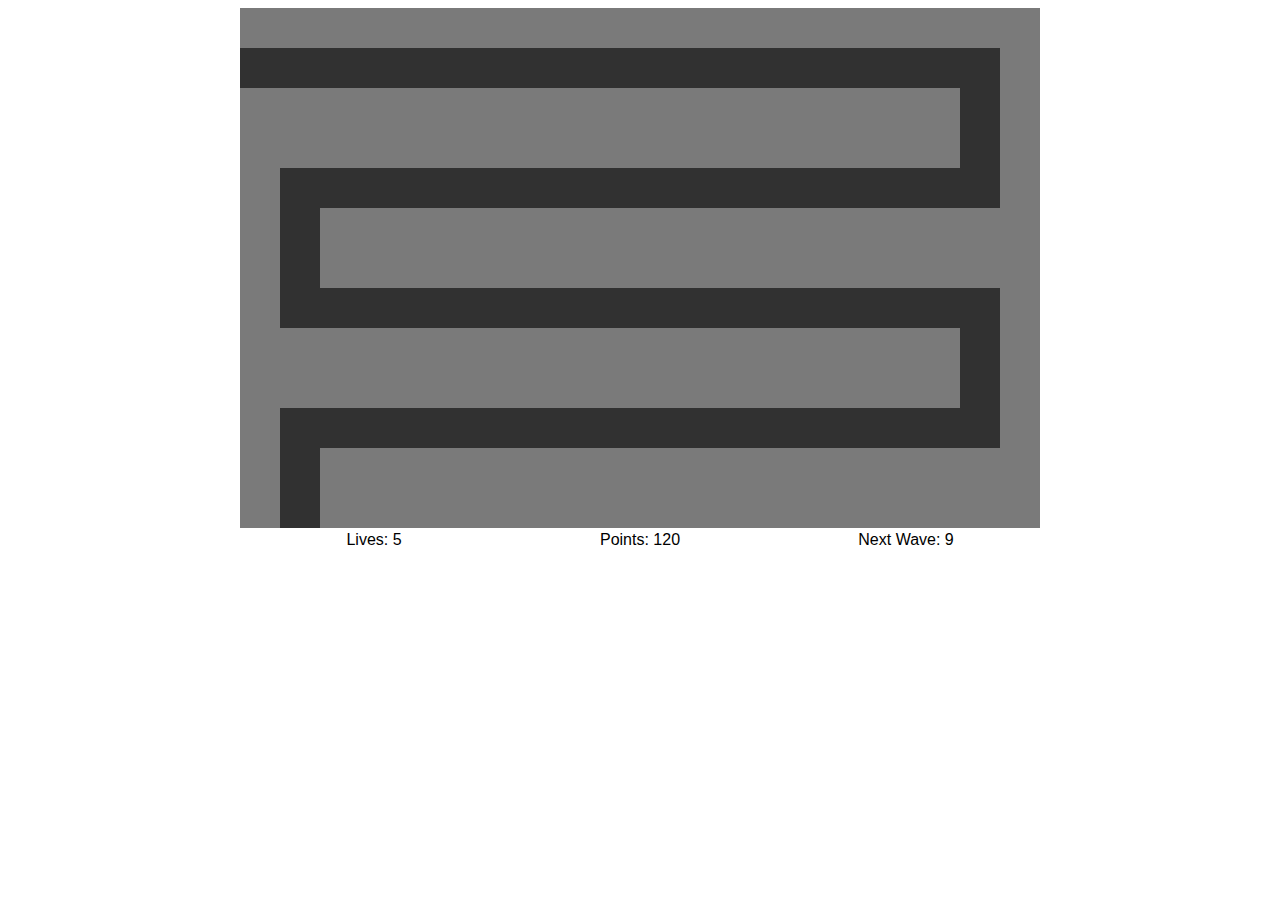
<file: index.html>
﻿<!DOCTYPE html>
<html xmlns="http://www.w3.org/1999/xhtml">
<head>
    <meta http-equiv="Content-Type" content="text/html; charset=utf-8"/>
    <title>Tower Defense</title>
    <link rel="stylesheet" href="towerdefense.css" type="text/css" />
    <script src="towerdefense.js"></script>
</head>
<body>
    <div id="game"></div>
</body>
</html>
</file>
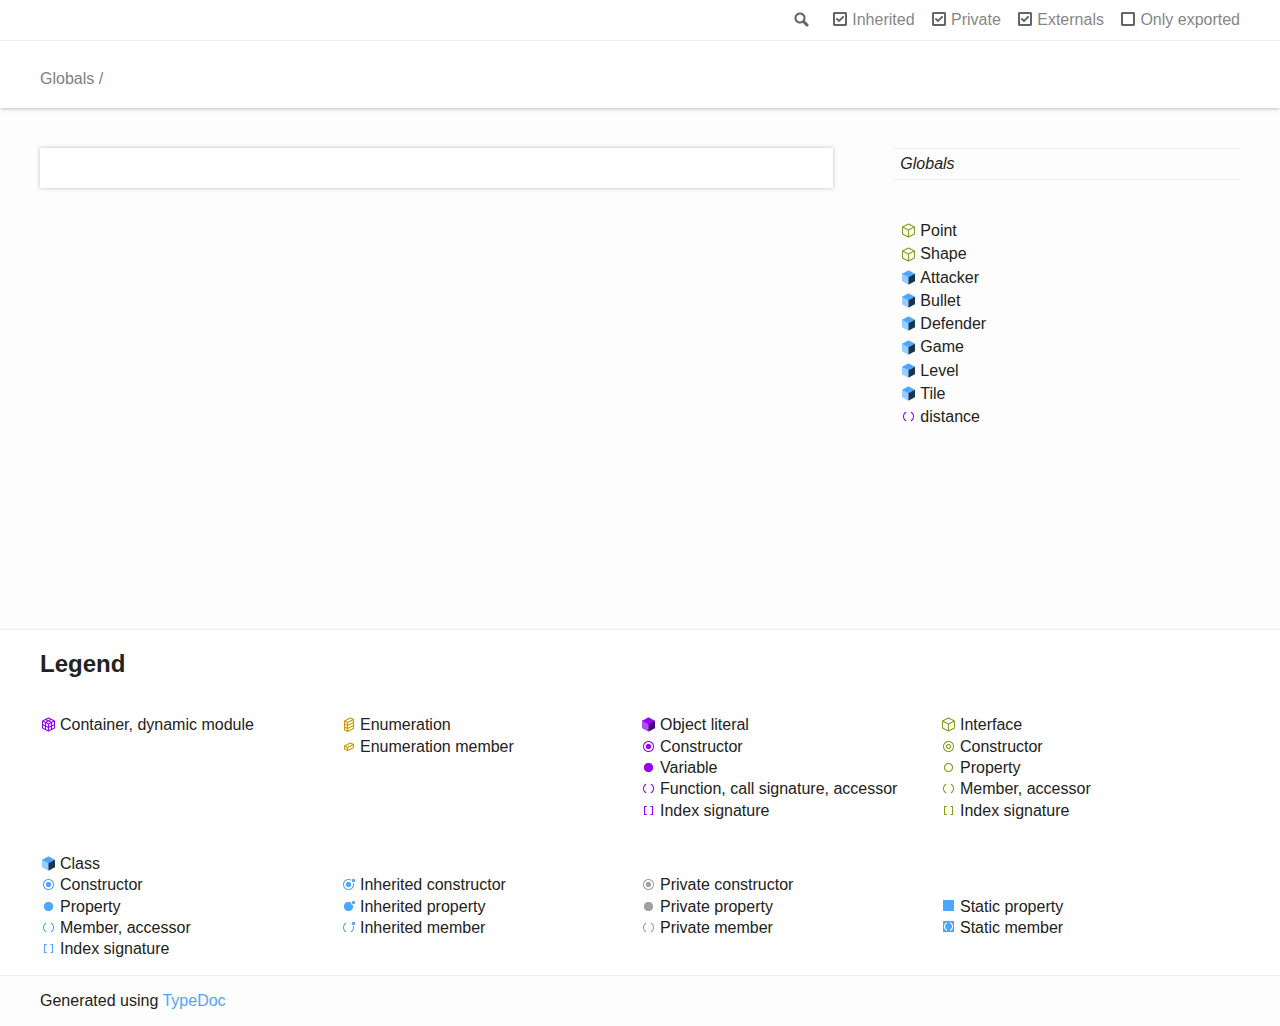
<file: doc/index.html>
﻿<!doctype html>
<html class="default no-js">
<head>
	<meta charset="utf-8">
	<meta http-equiv="X-UA-Compatible" content="IE=edge">
	<title></title>
	<meta name="description" content="">
	<meta name="viewport" content="width=device-width, initial-scale=1">
	<link rel="stylesheet" href="assets/css/main.css">
	<script src="assets/js/modernizr.js"></script>
</head>
<body>
<header>
	<div class="tsd-page-toolbar">
		<div class="container">
			<div class="table-wrap">
				<div class="table-cell" id="tsd-search" data-index="assets/js/search.js" data-base=".">
					<div class="field">
						<label for="tsd-search-field" class="tsd-widget search no-caption">Search</label>
						<input id="tsd-search-field" type="text" />
					</div>
					<ul class="results">
						<li class="state loading">Preparing search index...</li>
						<li class="state failure">The search index is not available</li>
					</ul>
					<a href="index.html" class="title"></a>
				</div>
				<div class="table-cell" id="tsd-widgets">
					<div id="tsd-filter">
						<a href="#" class="tsd-widget options no-caption" data-toggle="options">Options</a>
						<div class="tsd-filter-group">
							<input type="checkbox" id="tsd-filter-inherited" checked />
							<label class="tsd-widget" for="tsd-filter-inherited">Inherited</label>
							<input type="checkbox" id="tsd-filter-private" checked />
							<label class="tsd-widget" for="tsd-filter-private">Private</label>
							<input type="checkbox" id="tsd-filter-externals" checked />
							<label class="tsd-widget" for="tsd-filter-externals">Externals</label>
							<input type="checkbox" id="tsd-filter-only-exported" />
							<label class="tsd-widget" for="tsd-filter-only-exported">Only exported</label>
						</div>
					</div>
					<a href="#" class="tsd-widget menu no-caption" data-toggle="menu">Menu</a>
				</div>
			</div>
		</div>
	</div>
	<div class="tsd-page-title">
		<div class="container">
			<ul class="tsd-breadcrumb">
				<li>
					<a href="globals.html">Globals</a>
				</li>
			</ul>
			<h1> </h1>
		</div>
	</div>
</header>
<div class="container container-main">
	<div class="row">
		<div class="col-8 col-content">
			<div class="tsd-panel tsd-typography">
			</div>
		</div>
		<div class="col-4 col-menu menu-sticky-wrap menu-highlight">
			<nav class="tsd-navigation primary">
				<ul>
					<li class="globals  ">
						<a href="globals.html"><em>Globals</em></a>
					</li>
				</ul>
			</nav>
			<nav class="tsd-navigation secondary menu-sticky">
				<ul class="before-current">
					<li class=" tsd-kind-interface tsd-is-not-exported">
						<a href="interfaces/point.html" class="tsd-kind-icon">Point</a>
					</li>
					<li class=" tsd-kind-interface tsd-is-not-exported">
						<a href="interfaces/shape.html" class="tsd-kind-icon">Shape</a>
					</li>
					<li class=" tsd-kind-class tsd-is-not-exported">
						<a href="classes/attacker.html" class="tsd-kind-icon">Attacker</a>
					</li>
					<li class=" tsd-kind-class tsd-is-not-exported">
						<a href="classes/bullet.html" class="tsd-kind-icon">Bullet</a>
					</li>
					<li class=" tsd-kind-class tsd-is-not-exported">
						<a href="classes/defender.html" class="tsd-kind-icon">Defender</a>
					</li>
					<li class=" tsd-kind-class tsd-is-not-exported">
						<a href="classes/game.html" class="tsd-kind-icon">Game</a>
					</li>
					<li class=" tsd-kind-class tsd-is-not-exported">
						<a href="classes/level.html" class="tsd-kind-icon">Level</a>
					</li>
					<li class=" tsd-kind-class tsd-is-not-exported">
						<a href="classes/tile.html" class="tsd-kind-icon">Tile</a>
					</li>
					<li class=" tsd-kind-function tsd-is-not-exported">
						<a href="globals.html#distance" class="tsd-kind-icon">distance</a>
					</li>
				</ul>
			</nav>
		</div>
	</div>
</div>
<footer class="with-border-bottom">
	<div class="container">
		<h2>Legend</h2>
		<div class="tsd-legend-group">
			<ul class="tsd-legend">
				<li class="tsd-kind-container"><span class="tsd-kind-icon">Container, dynamic module</span></li>
			</ul>
			<ul class="tsd-legend">
				<li class="tsd-kind-enum"><span class="tsd-kind-icon">Enumeration</span></li>
				<li class="tsd-kind-enum-member"><span class="tsd-kind-icon">Enumeration member</span></li>
			</ul>
			<ul class="tsd-legend">
				<li class="tsd-kind-object-literal"><span class="tsd-kind-icon">Object literal</span></li>
				<li class="tsd-kind-construct-signature"><span class="tsd-kind-icon">Constructor</span></li>
				<li class="tsd-kind-property"><span class="tsd-kind-icon">Variable</span></li>
				<li class="tsd-kind-call-signature"><span class="tsd-kind-icon">Function, call signature, accessor</span></li>
				<li class="tsd-kind-index-signature"><span class="tsd-kind-icon">Index signature</span></li>
			</ul>
			<ul class="tsd-legend">
				<li class="tsd-kind-interface"><span class="tsd-kind-icon">Interface</span></li>
				<li class="tsd-kind-construct-signature tsd-parent-kind-interface"><span class="tsd-kind-icon">Constructor</span></li>
				<li class="tsd-kind-property tsd-parent-kind-interface"><span class="tsd-kind-icon">Property</span></li>
				<li class="tsd-kind-call-signature tsd-parent-kind-interface"><span class="tsd-kind-icon">Member, accessor</span></li>
				<li class="tsd-kind-index-signature tsd-parent-kind-interface"><span class="tsd-kind-icon">Index signature</span></li>
			</ul>
			<ul class="tsd-legend">
				<li class="tsd-kind-class"><span class="tsd-kind-icon">Class</span></li>
				<li class="tsd-kind-construct-signature tsd-parent-kind-class"><span class="tsd-kind-icon">Constructor</span></li>
				<li class="tsd-kind-property tsd-parent-kind-class"><span class="tsd-kind-icon">Property</span></li>
				<li class="tsd-kind-call-signature tsd-parent-kind-class"><span class="tsd-kind-icon">Member, accessor</span></li>
				<li class="tsd-kind-index-signature tsd-parent-kind-class"><span class="tsd-kind-icon">Index signature</span></li>
			</ul>
			<ul class="tsd-legend">
				<li>&nbsp;</li>
				<li class="tsd-kind-construct-signature tsd-parent-kind-class tsd-is-inherited"><span class="tsd-kind-icon">Inherited constructor</span></li>
				<li class="tsd-kind-property tsd-parent-kind-class tsd-is-inherited"><span class="tsd-kind-icon">Inherited property</span></li>
				<li class="tsd-kind-call-signature tsd-parent-kind-class tsd-is-inherited"><span class="tsd-kind-icon">Inherited member</span></li>
			</ul>
			<ul class="tsd-legend">
				<li>&nbsp;</li>
				<li class="tsd-kind-construct-signature tsd-parent-kind-class tsd-is-private"><span class="tsd-kind-icon">Private constructor</span></li>
				<li class="tsd-kind-property tsd-parent-kind-class tsd-is-private"><span class="tsd-kind-icon">Private property</span></li>
				<li class="tsd-kind-call-signature tsd-parent-kind-class tsd-is-private"><span class="tsd-kind-icon">Private member</span></li>
			</ul>
			<ul class="tsd-legend">
				<li>&nbsp;</li>
				<li>&nbsp;</li>
				<li class="tsd-kind-property tsd-parent-kind-class tsd-is-static"><span class="tsd-kind-icon">Static property</span></li>
				<li class="tsd-kind-call-signature tsd-parent-kind-class tsd-is-static"><span class="tsd-kind-icon">Static member</span></li>
			</ul>
		</div>
	</div>
</footer>
<div class="container tsd-generator">
	<p>Generated using <a href="http://typedoc.io" target="_blank">TypeDoc</a></p>
</div>
<div class="overlay"></div>
<script src="assets/js/main.js"></script>
<script>if (location.protocol == 'file:') document.write('<script src="assets/js/search.js"><' + '/script>');</script>
</body>
</html>
</file>
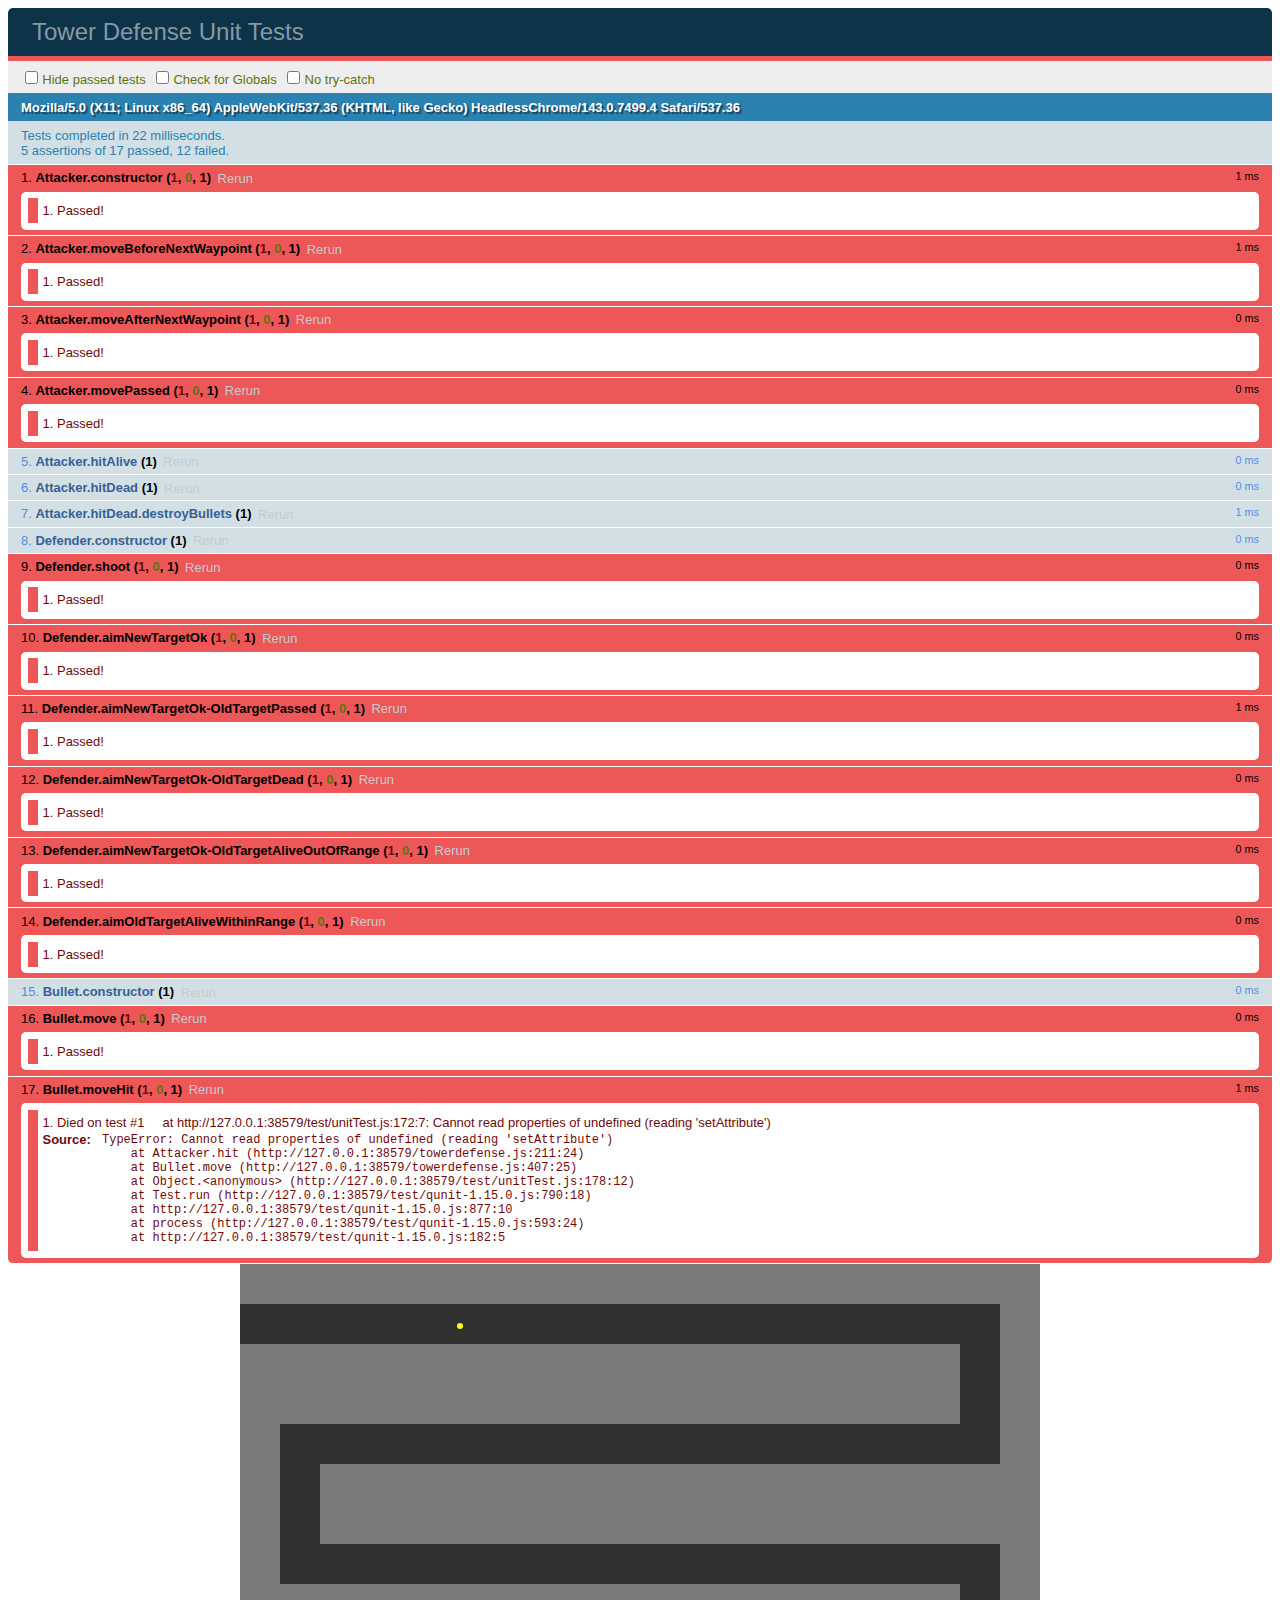
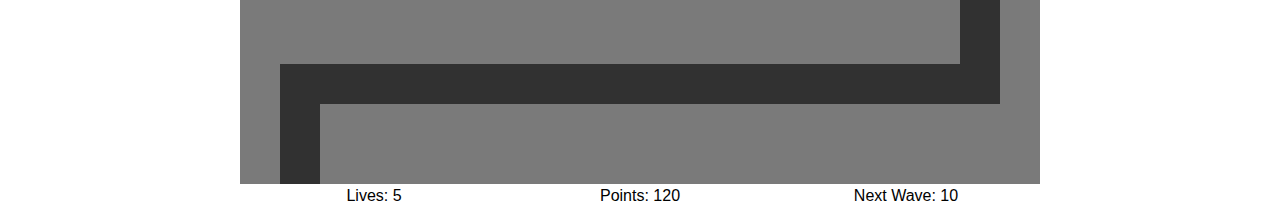
<file: test/index.html>
﻿<!DOCTYPE html>
<html xmlns="http://www.w3.org/1999/xhtml">
<head>
    <meta http-equiv="Content-Type" content="text/html; charset=utf-8"/>
    <title>Tower Defense Unit Tests</title>
    <link rel="stylesheet" href="qunit-1.15.0.css">
    <link rel="stylesheet" href="../towerdefense.css">
</head>
<body>
    <div id="qunit"></div>
    <div id="qunit-fixture"></div>
    <div id="game"></div>
    <script src="qunit-1.15.0.js"></script>
    <script src="../towerdefense.js"></script>
    <script src="unitTest.js"></script>
</body>
</html>
</file>
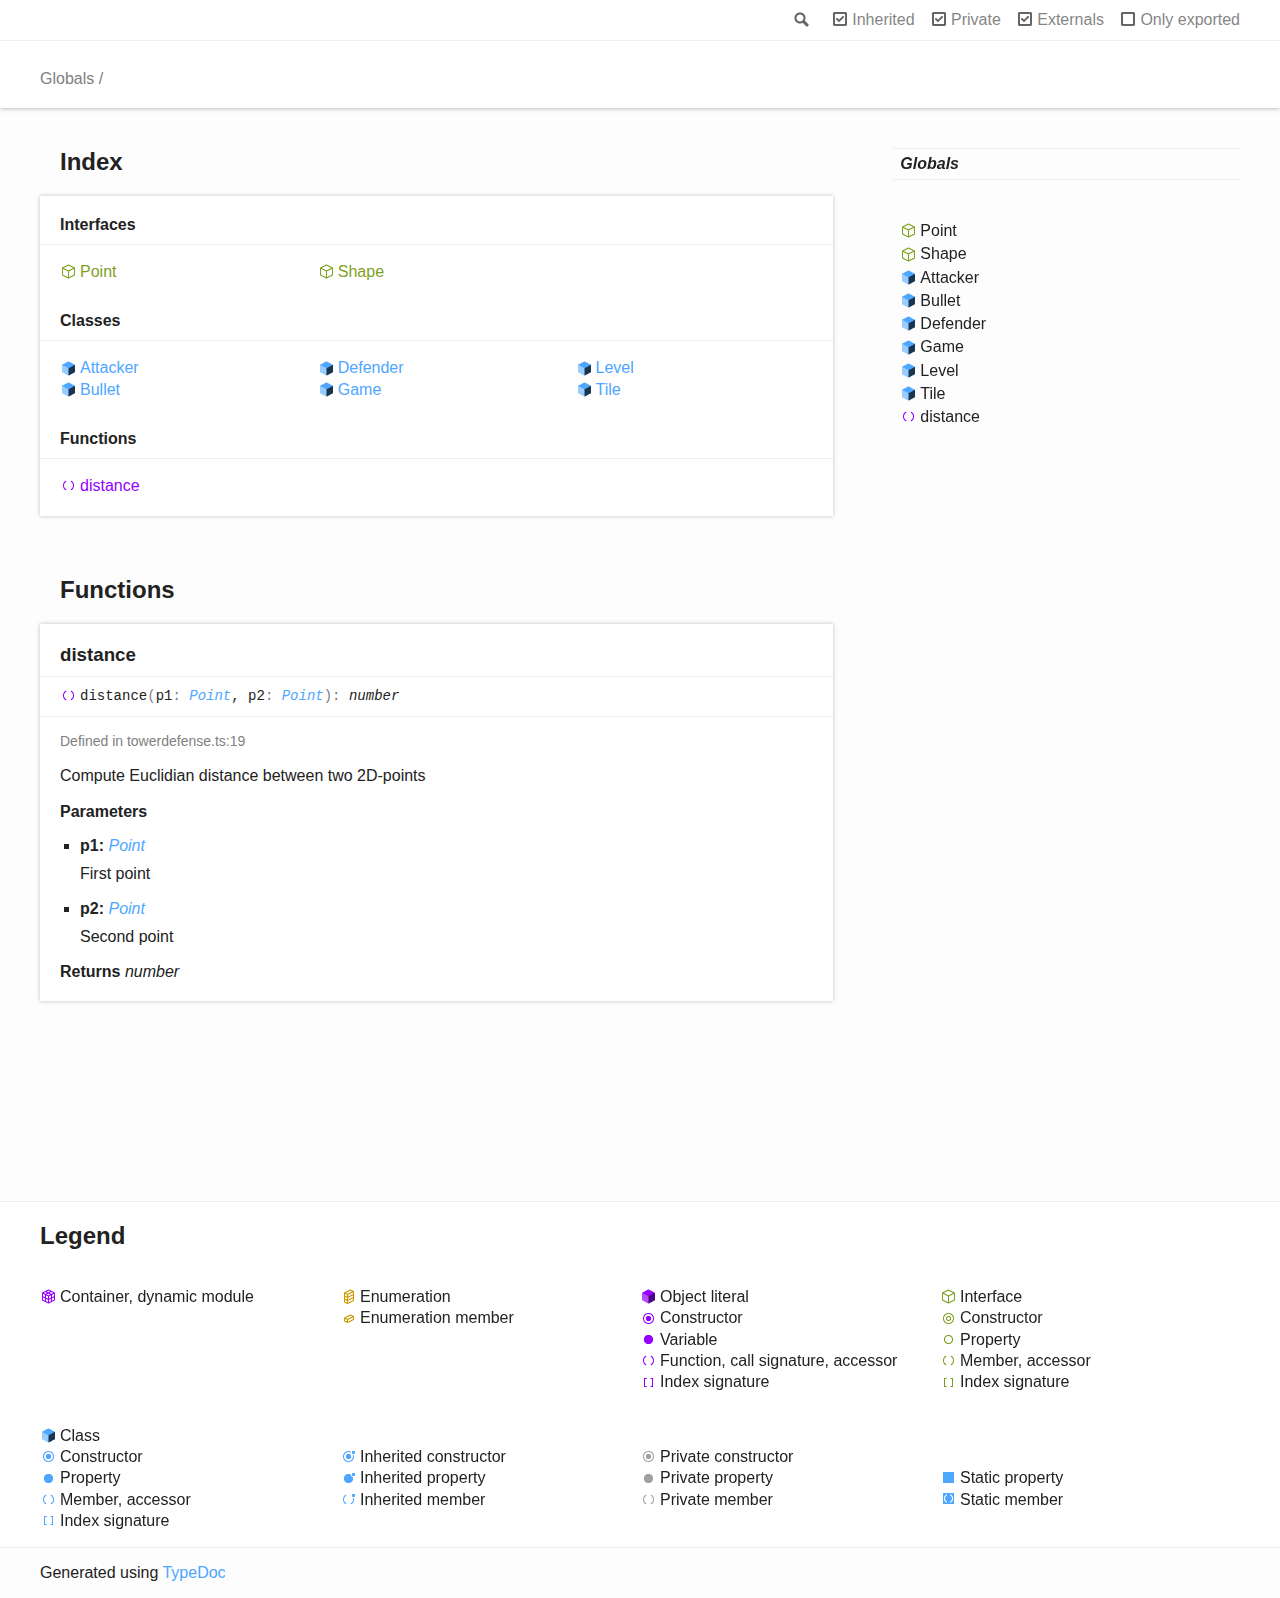
<file: doc/globals.html>
﻿<!doctype html>
<html class="default no-js">
<head>
	<meta charset="utf-8">
	<meta http-equiv="X-UA-Compatible" content="IE=edge">
	<title></title>
	<meta name="description" content="">
	<meta name="viewport" content="width=device-width, initial-scale=1">
	<link rel="stylesheet" href="assets/css/main.css">
	<script src="assets/js/modernizr.js"></script>
</head>
<body>
<header>
	<div class="tsd-page-toolbar">
		<div class="container">
			<div class="table-wrap">
				<div class="table-cell" id="tsd-search" data-index="assets/js/search.js" data-base=".">
					<div class="field">
						<label for="tsd-search-field" class="tsd-widget search no-caption">Search</label>
						<input id="tsd-search-field" type="text" />
					</div>
					<ul class="results">
						<li class="state loading">Preparing search index...</li>
						<li class="state failure">The search index is not available</li>
					</ul>
					<a href="index.html" class="title"></a>
				</div>
				<div class="table-cell" id="tsd-widgets">
					<div id="tsd-filter">
						<a href="#" class="tsd-widget options no-caption" data-toggle="options">Options</a>
						<div class="tsd-filter-group">
							<input type="checkbox" id="tsd-filter-inherited" checked />
							<label class="tsd-widget" for="tsd-filter-inherited">Inherited</label>
							<input type="checkbox" id="tsd-filter-private" checked />
							<label class="tsd-widget" for="tsd-filter-private">Private</label>
							<input type="checkbox" id="tsd-filter-externals" checked />
							<label class="tsd-widget" for="tsd-filter-externals">Externals</label>
							<input type="checkbox" id="tsd-filter-only-exported" />
							<label class="tsd-widget" for="tsd-filter-only-exported">Only exported</label>
						</div>
					</div>
					<a href="#" class="tsd-widget menu no-caption" data-toggle="menu">Menu</a>
				</div>
			</div>
		</div>
	</div>
	<div class="tsd-page-title">
		<div class="container">
			<ul class="tsd-breadcrumb">
				<li>
					<a href="globals.html">Globals</a>
				</li>
			</ul>
			<h1> </h1>
		</div>
	</div>
</header>
<div class="container container-main">
	<div class="row">
		<div class="col-8 col-content">
			<section class="tsd-panel-group tsd-index-group">
				<h2>Index</h2>
				<section class="tsd-panel tsd-index-panel">
					<div class="tsd-index-content">
						<section class="tsd-index-section tsd-is-not-exported">
							<h3>Interfaces</h3>
							<ul class="tsd-index-list">
								<li class="tsd-kind-interface tsd-is-not-exported"><a href="interfaces/point.html" class="tsd-kind-icon">Point</a></li>
								<li class="tsd-kind-interface tsd-is-not-exported"><a href="interfaces/shape.html" class="tsd-kind-icon">Shape</a></li>
							</ul>
						</section>
						<section class="tsd-index-section tsd-is-not-exported">
							<h3>Classes</h3>
							<ul class="tsd-index-list">
								<li class="tsd-kind-class tsd-is-not-exported"><a href="classes/attacker.html" class="tsd-kind-icon">Attacker</a></li>
								<li class="tsd-kind-class tsd-is-not-exported"><a href="classes/bullet.html" class="tsd-kind-icon">Bullet</a></li>
								<li class="tsd-kind-class tsd-is-not-exported"><a href="classes/defender.html" class="tsd-kind-icon">Defender</a></li>
								<li class="tsd-kind-class tsd-is-not-exported"><a href="classes/game.html" class="tsd-kind-icon">Game</a></li>
								<li class="tsd-kind-class tsd-is-not-exported"><a href="classes/level.html" class="tsd-kind-icon">Level</a></li>
								<li class="tsd-kind-class tsd-is-not-exported"><a href="classes/tile.html" class="tsd-kind-icon">Tile</a></li>
							</ul>
						</section>
						<section class="tsd-index-section tsd-is-not-exported">
							<h3>Functions</h3>
							<ul class="tsd-index-list">
								<li class="tsd-kind-function tsd-is-not-exported"><a href="globals.html#distance" class="tsd-kind-icon">distance</a></li>
							</ul>
						</section>
					</div>
				</section>
				</section>            <section class="tsd-panel-group tsd-member-group tsd-is-not-exported">
				<h2>Functions</h2>
				<section class="tsd-panel tsd-member tsd-kind-function tsd-is-not-exported">
					<a name="distance" class="tsd-anchor"></a>
					<h3>distance</h3>
					<ul class="tsd-signatures tsd-kind-function tsd-is-not-exported">
						<li class="tsd-signature tsd-kind-icon">distance<span class="tsd-signature-symbol">(</span>p1<span class="tsd-signature-symbol">: </span><a href="interfaces/point.html" class="tsd-signature-type">Point</a>, p2<span class="tsd-signature-symbol">: </span><a href="interfaces/point.html" class="tsd-signature-type">Point</a><span class="tsd-signature-symbol">)</span><span class="tsd-signature-symbol">: </span><span class="tsd-signature-type">number</span></li>
					</ul>
					<ul class="tsd-descriptions">
						<li class="tsd-description"><aside class="tsd-sources">
								<ul>
									<li>Defined in towerdefense.ts:19</li>
								</ul>
								</aside>        <div class="tsd-comment tsd-typography">
								<div class="lead">
									<p>Compute Euclidian distance between two 2D-points</p>
								</div>
							</div>
							<h4 class="tsd-parameters-title">Parameters</h4>
							<ul class="tsd-parameters">
								<li>
									<h5>p1:         <a href="interfaces/point.html" class="tsd-signature-type">Point</a></h5>
									<div class="tsd-comment tsd-typography">
										<div class="lead">
											<p>First point</p>
										</div>
									</div>
								</li>
								<li>
									<h5>p2:         <a href="interfaces/point.html" class="tsd-signature-type">Point</a></h5>
									<div class="tsd-comment tsd-typography">
										<div class="lead">
											<p>Second point</p>
										</div>
									</div>
								</li>
							</ul>
							<h4 class="tsd-returns-title">Returns         <span class="tsd-signature-type">number</span>
							</h4>
						</li>
					</ul>
			</section></section>
		</div>
		<div class="col-4 col-menu menu-sticky-wrap menu-highlight">
			<nav class="tsd-navigation primary">
				<ul>
					<li class="globals current ">
						<a href="globals.html"><em>Globals</em></a>
					</li>
				</ul>
			</nav>
			<nav class="tsd-navigation secondary menu-sticky">
				<ul class="before-current">
					<li class=" tsd-kind-interface tsd-is-not-exported">
						<a href="interfaces/point.html" class="tsd-kind-icon">Point</a>
					</li>
					<li class=" tsd-kind-interface tsd-is-not-exported">
						<a href="interfaces/shape.html" class="tsd-kind-icon">Shape</a>
					</li>
					<li class=" tsd-kind-class tsd-is-not-exported">
						<a href="classes/attacker.html" class="tsd-kind-icon">Attacker</a>
					</li>
					<li class=" tsd-kind-class tsd-is-not-exported">
						<a href="classes/bullet.html" class="tsd-kind-icon">Bullet</a>
					</li>
					<li class=" tsd-kind-class tsd-is-not-exported">
						<a href="classes/defender.html" class="tsd-kind-icon">Defender</a>
					</li>
					<li class=" tsd-kind-class tsd-is-not-exported">
						<a href="classes/game.html" class="tsd-kind-icon">Game</a>
					</li>
					<li class=" tsd-kind-class tsd-is-not-exported">
						<a href="classes/level.html" class="tsd-kind-icon">Level</a>
					</li>
					<li class=" tsd-kind-class tsd-is-not-exported">
						<a href="classes/tile.html" class="tsd-kind-icon">Tile</a>
					</li>
					<li class=" tsd-kind-function tsd-is-not-exported">
						<a href="globals.html#distance" class="tsd-kind-icon">distance</a>
					</li>
				</ul>
			</nav>
		</div>
	</div>
</div>
<footer class="with-border-bottom">
	<div class="container">
		<h2>Legend</h2>
		<div class="tsd-legend-group">
			<ul class="tsd-legend">
				<li class="tsd-kind-container"><span class="tsd-kind-icon">Container, dynamic module</span></li>
			</ul>
			<ul class="tsd-legend">
				<li class="tsd-kind-enum"><span class="tsd-kind-icon">Enumeration</span></li>
				<li class="tsd-kind-enum-member"><span class="tsd-kind-icon">Enumeration member</span></li>
			</ul>
			<ul class="tsd-legend">
				<li class="tsd-kind-object-literal"><span class="tsd-kind-icon">Object literal</span></li>
				<li class="tsd-kind-construct-signature"><span class="tsd-kind-icon">Constructor</span></li>
				<li class="tsd-kind-property"><span class="tsd-kind-icon">Variable</span></li>
				<li class="tsd-kind-call-signature"><span class="tsd-kind-icon">Function, call signature, accessor</span></li>
				<li class="tsd-kind-index-signature"><span class="tsd-kind-icon">Index signature</span></li>
			</ul>
			<ul class="tsd-legend">
				<li class="tsd-kind-interface"><span class="tsd-kind-icon">Interface</span></li>
				<li class="tsd-kind-construct-signature tsd-parent-kind-interface"><span class="tsd-kind-icon">Constructor</span></li>
				<li class="tsd-kind-property tsd-parent-kind-interface"><span class="tsd-kind-icon">Property</span></li>
				<li class="tsd-kind-call-signature tsd-parent-kind-interface"><span class="tsd-kind-icon">Member, accessor</span></li>
				<li class="tsd-kind-index-signature tsd-parent-kind-interface"><span class="tsd-kind-icon">Index signature</span></li>
			</ul>
			<ul class="tsd-legend">
				<li class="tsd-kind-class"><span class="tsd-kind-icon">Class</span></li>
				<li class="tsd-kind-construct-signature tsd-parent-kind-class"><span class="tsd-kind-icon">Constructor</span></li>
				<li class="tsd-kind-property tsd-parent-kind-class"><span class="tsd-kind-icon">Property</span></li>
				<li class="tsd-kind-call-signature tsd-parent-kind-class"><span class="tsd-kind-icon">Member, accessor</span></li>
				<li class="tsd-kind-index-signature tsd-parent-kind-class"><span class="tsd-kind-icon">Index signature</span></li>
			</ul>
			<ul class="tsd-legend">
				<li>&nbsp;</li>
				<li class="tsd-kind-construct-signature tsd-parent-kind-class tsd-is-inherited"><span class="tsd-kind-icon">Inherited constructor</span></li>
				<li class="tsd-kind-property tsd-parent-kind-class tsd-is-inherited"><span class="tsd-kind-icon">Inherited property</span></li>
				<li class="tsd-kind-call-signature tsd-parent-kind-class tsd-is-inherited"><span class="tsd-kind-icon">Inherited member</span></li>
			</ul>
			<ul class="tsd-legend">
				<li>&nbsp;</li>
				<li class="tsd-kind-construct-signature tsd-parent-kind-class tsd-is-private"><span class="tsd-kind-icon">Private constructor</span></li>
				<li class="tsd-kind-property tsd-parent-kind-class tsd-is-private"><span class="tsd-kind-icon">Private property</span></li>
				<li class="tsd-kind-call-signature tsd-parent-kind-class tsd-is-private"><span class="tsd-kind-icon">Private member</span></li>
			</ul>
			<ul class="tsd-legend">
				<li>&nbsp;</li>
				<li>&nbsp;</li>
				<li class="tsd-kind-property tsd-parent-kind-class tsd-is-static"><span class="tsd-kind-icon">Static property</span></li>
				<li class="tsd-kind-call-signature tsd-parent-kind-class tsd-is-static"><span class="tsd-kind-icon">Static member</span></li>
			</ul>
		</div>
	</div>
</footer>
<div class="container tsd-generator">
	<p>Generated using <a href="http://typedoc.io" target="_blank">TypeDoc</a></p>
</div>
<div class="overlay"></div>
<script src="assets/js/main.js"></script>
<script>if (location.protocol == 'file:') document.write('<script src="assets/js/search.js"><' + '/script>');</script>
</body>
</html>
</file>
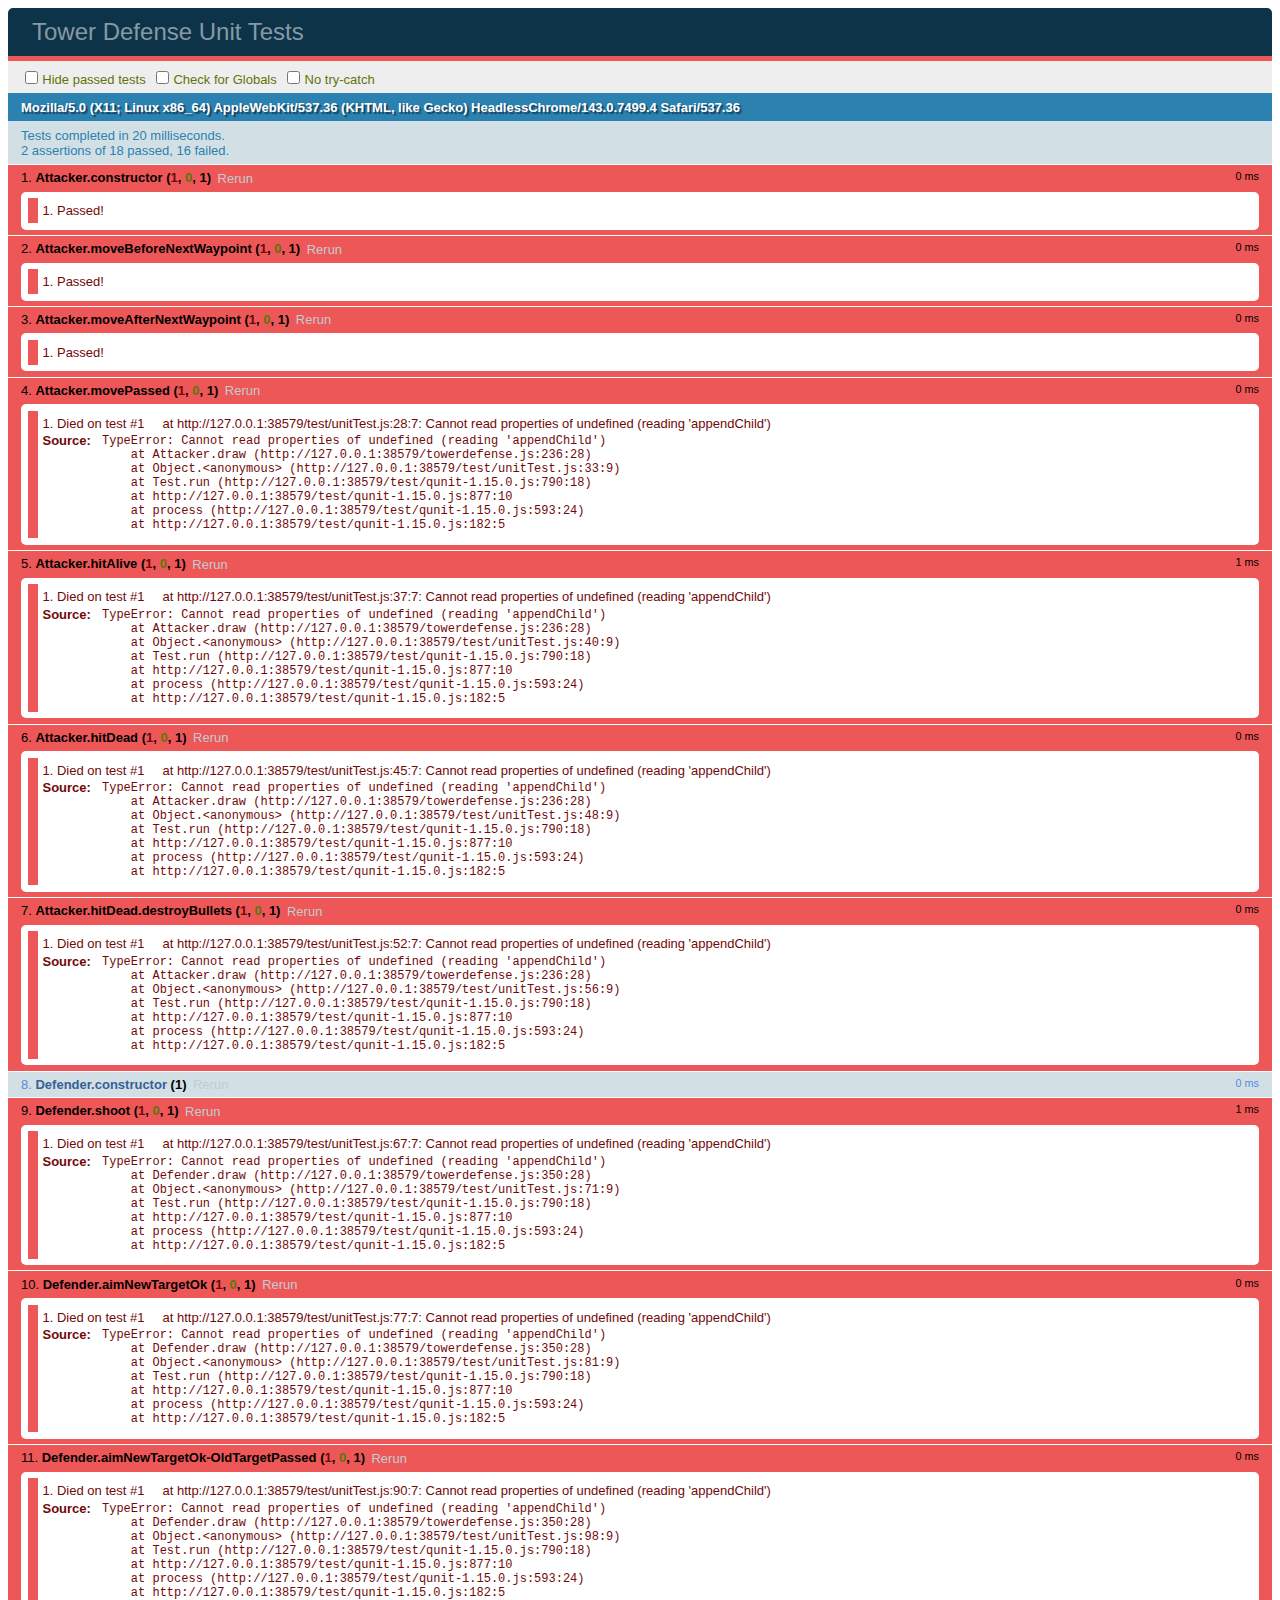
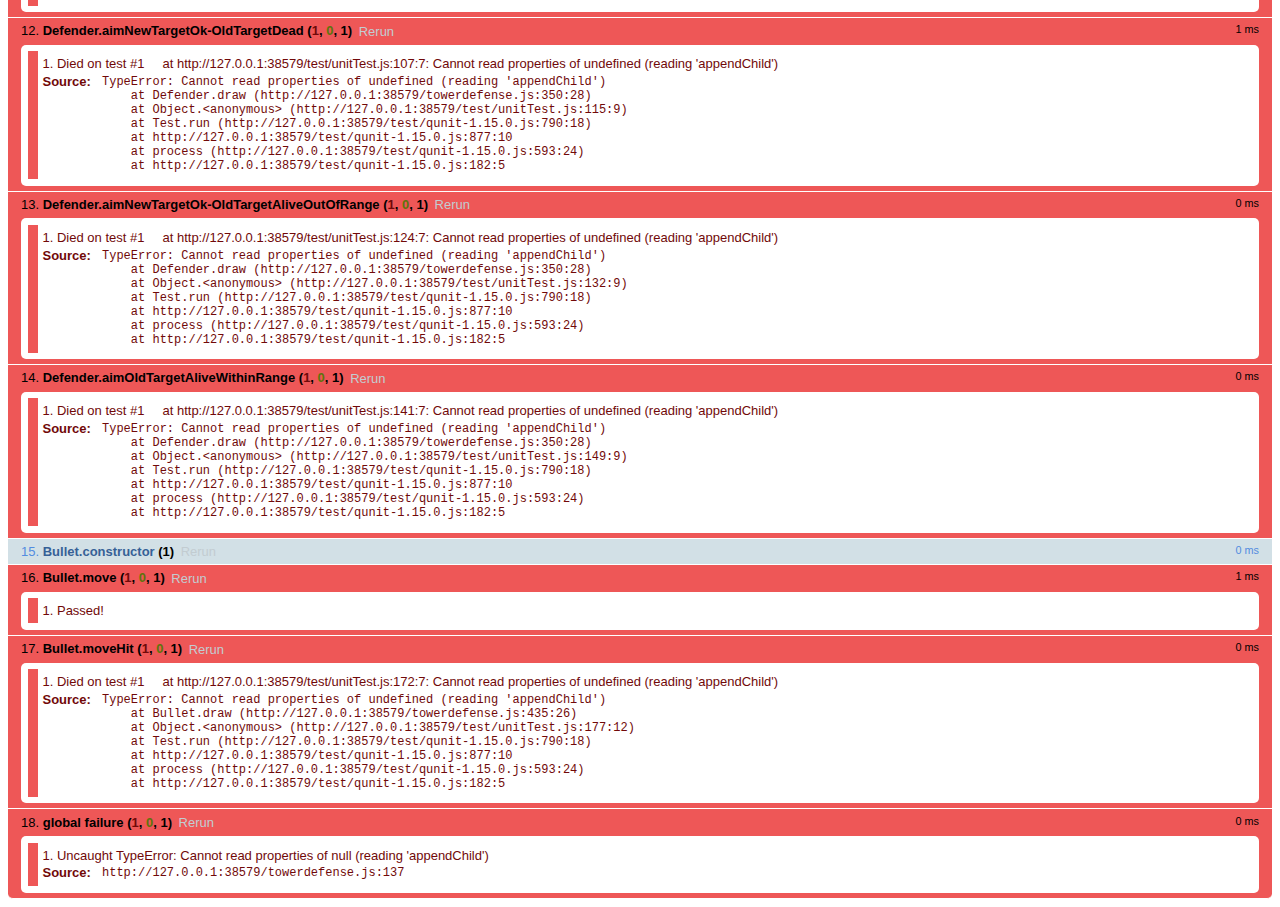
<file: test/unitTest.html>
﻿<!DOCTYPE html>
<html xmlns="http://www.w3.org/1999/xhtml">
<head>
    <meta http-equiv="Content-Type" content="text/html; charset=utf-8"/>
    <title>Tower Defense Unit Tests</title>
    <link rel="stylesheet" href="qunit-1.15.0.css">
</head>
<body>
    <div id="qunit"></div>
    <div id="qunit-fixture"></div>
    <script src="qunit-1.15.0.js"></script>
    <script src="../towerdefense.js"></script>
    <script src="unitTest.js"></script>
</body>
</html>
</file>
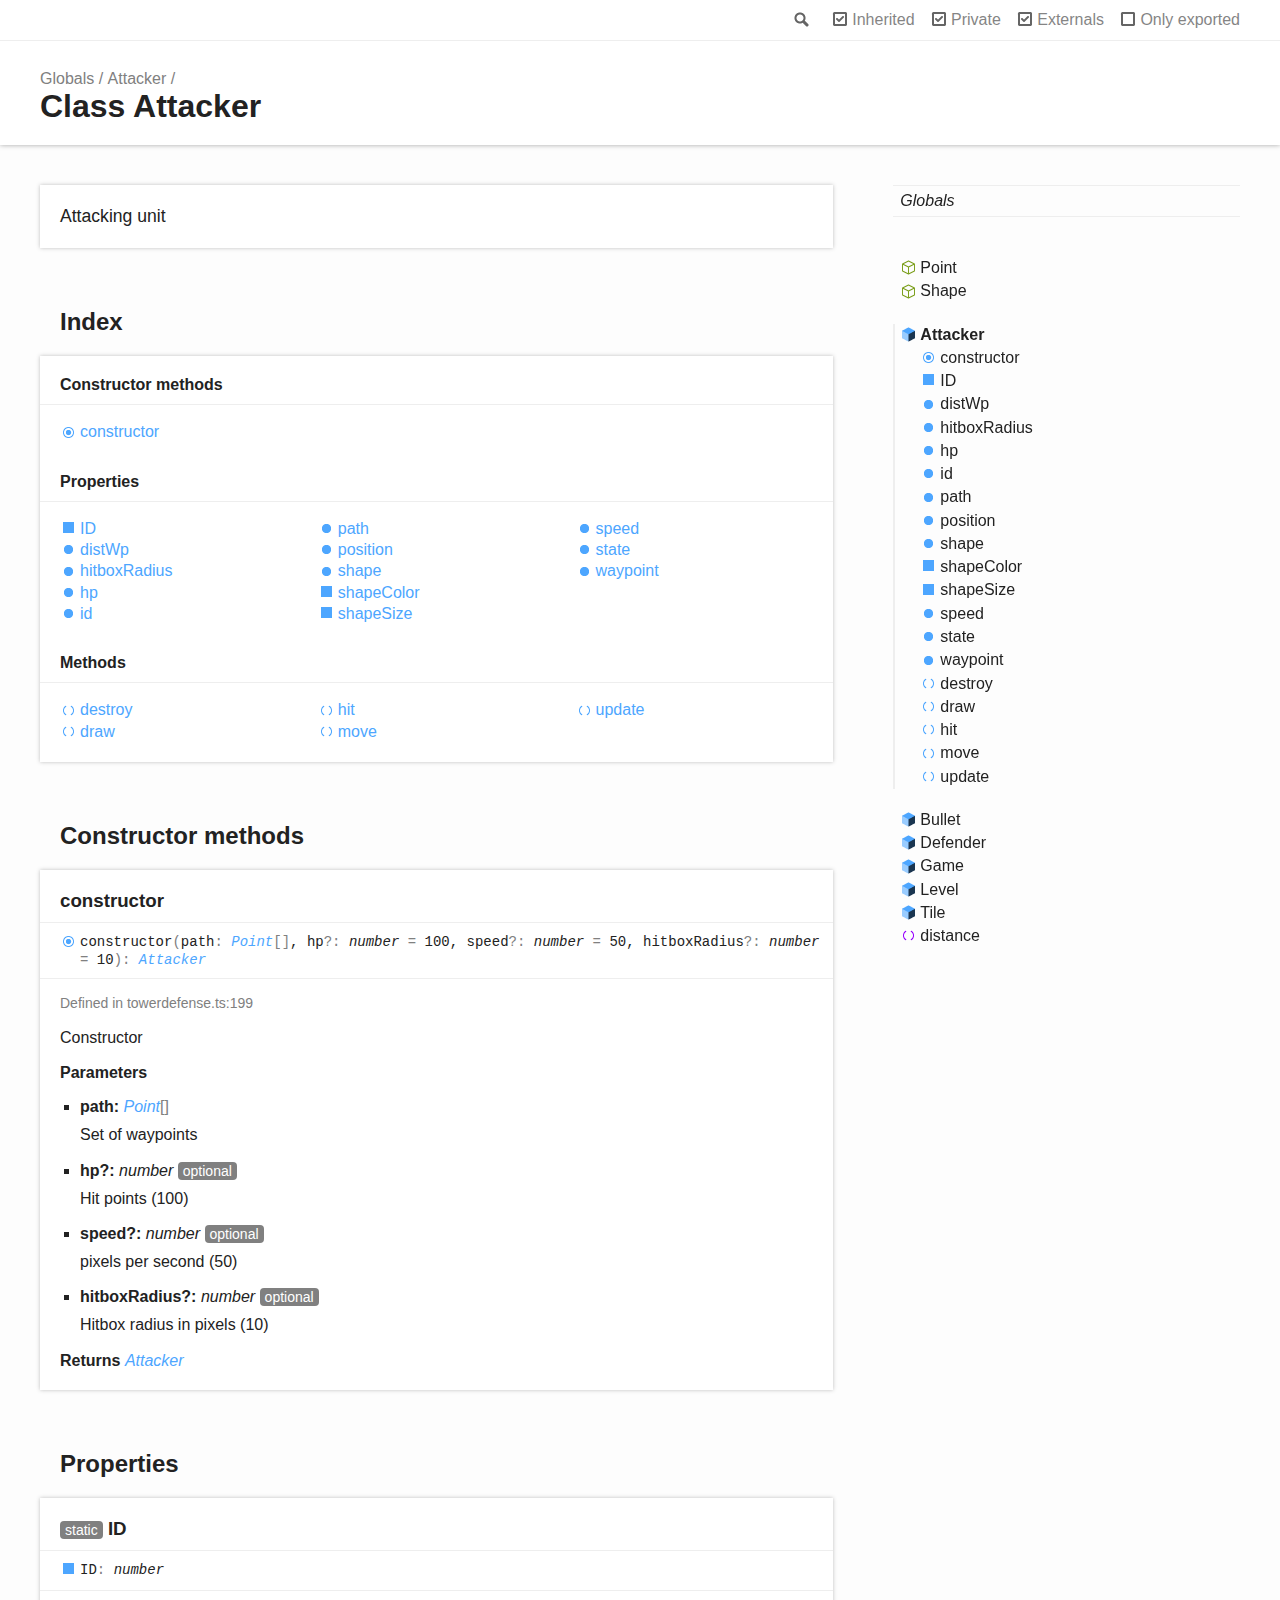
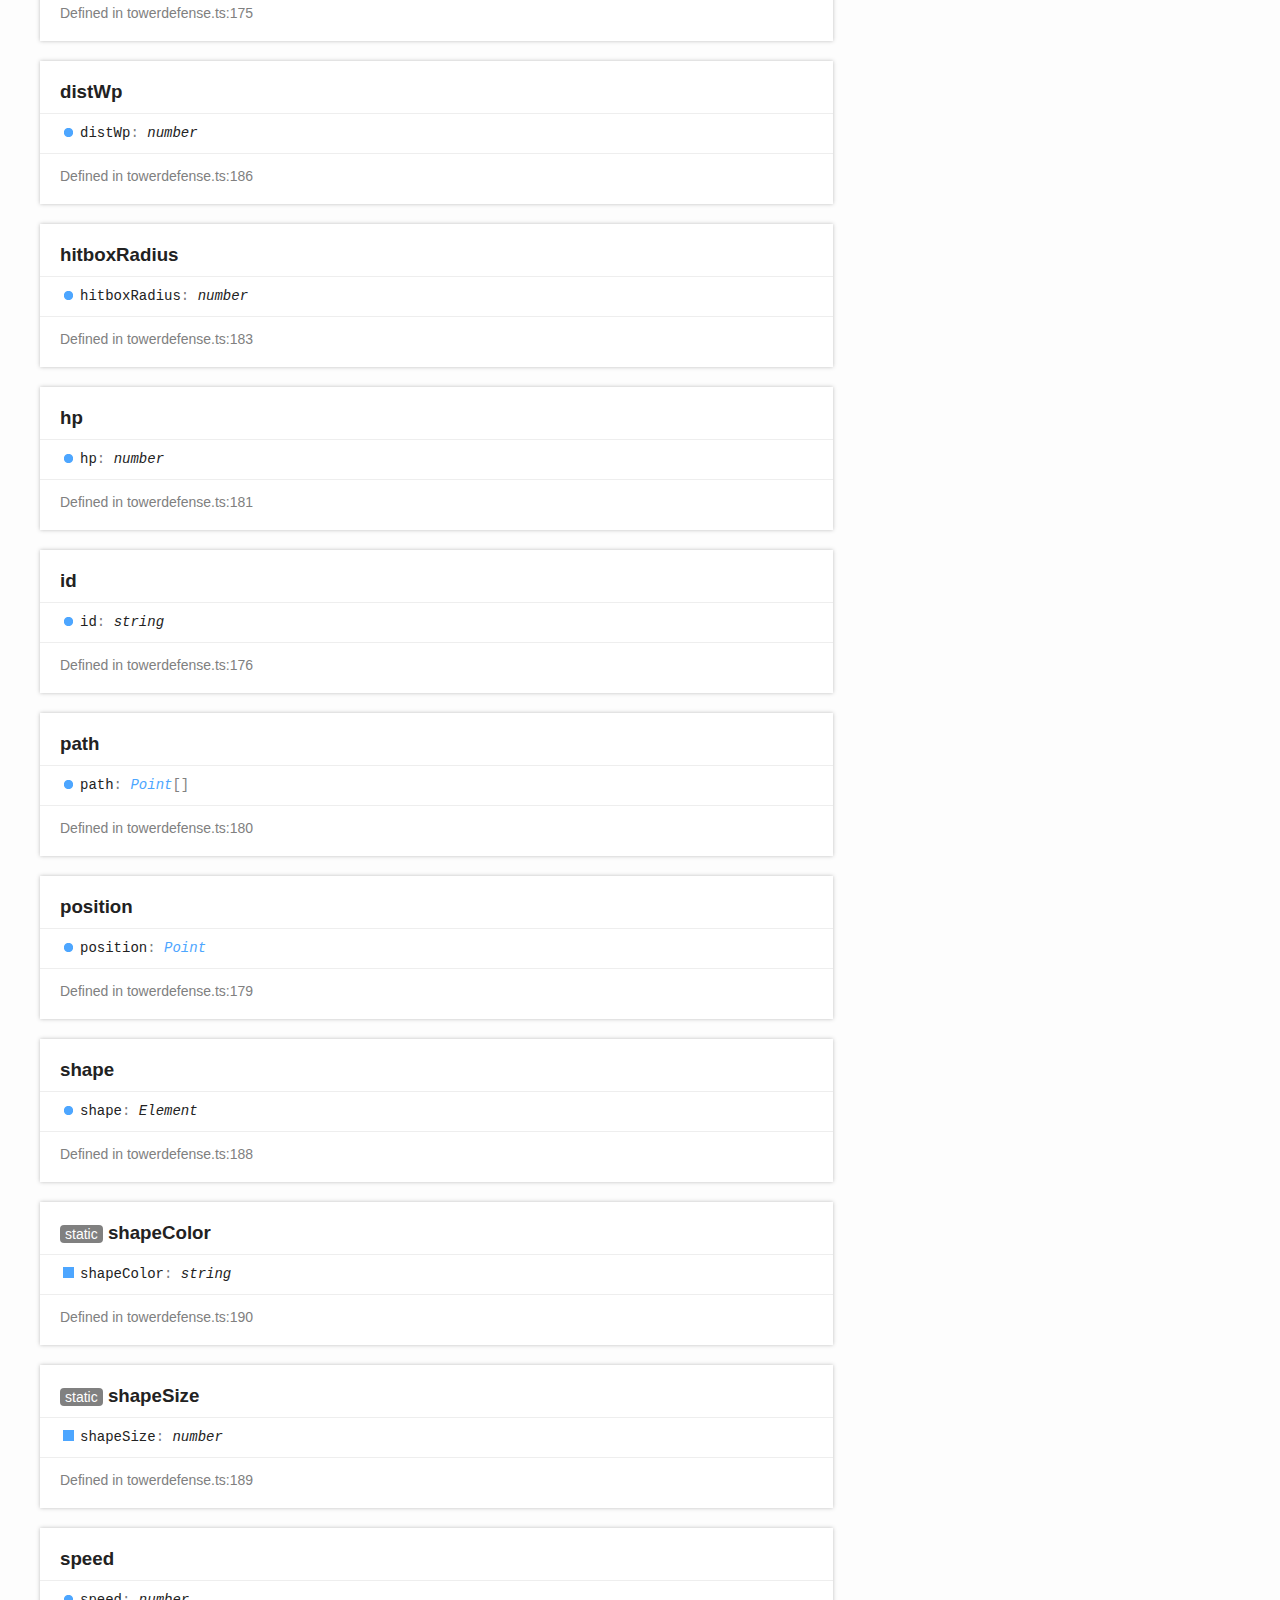
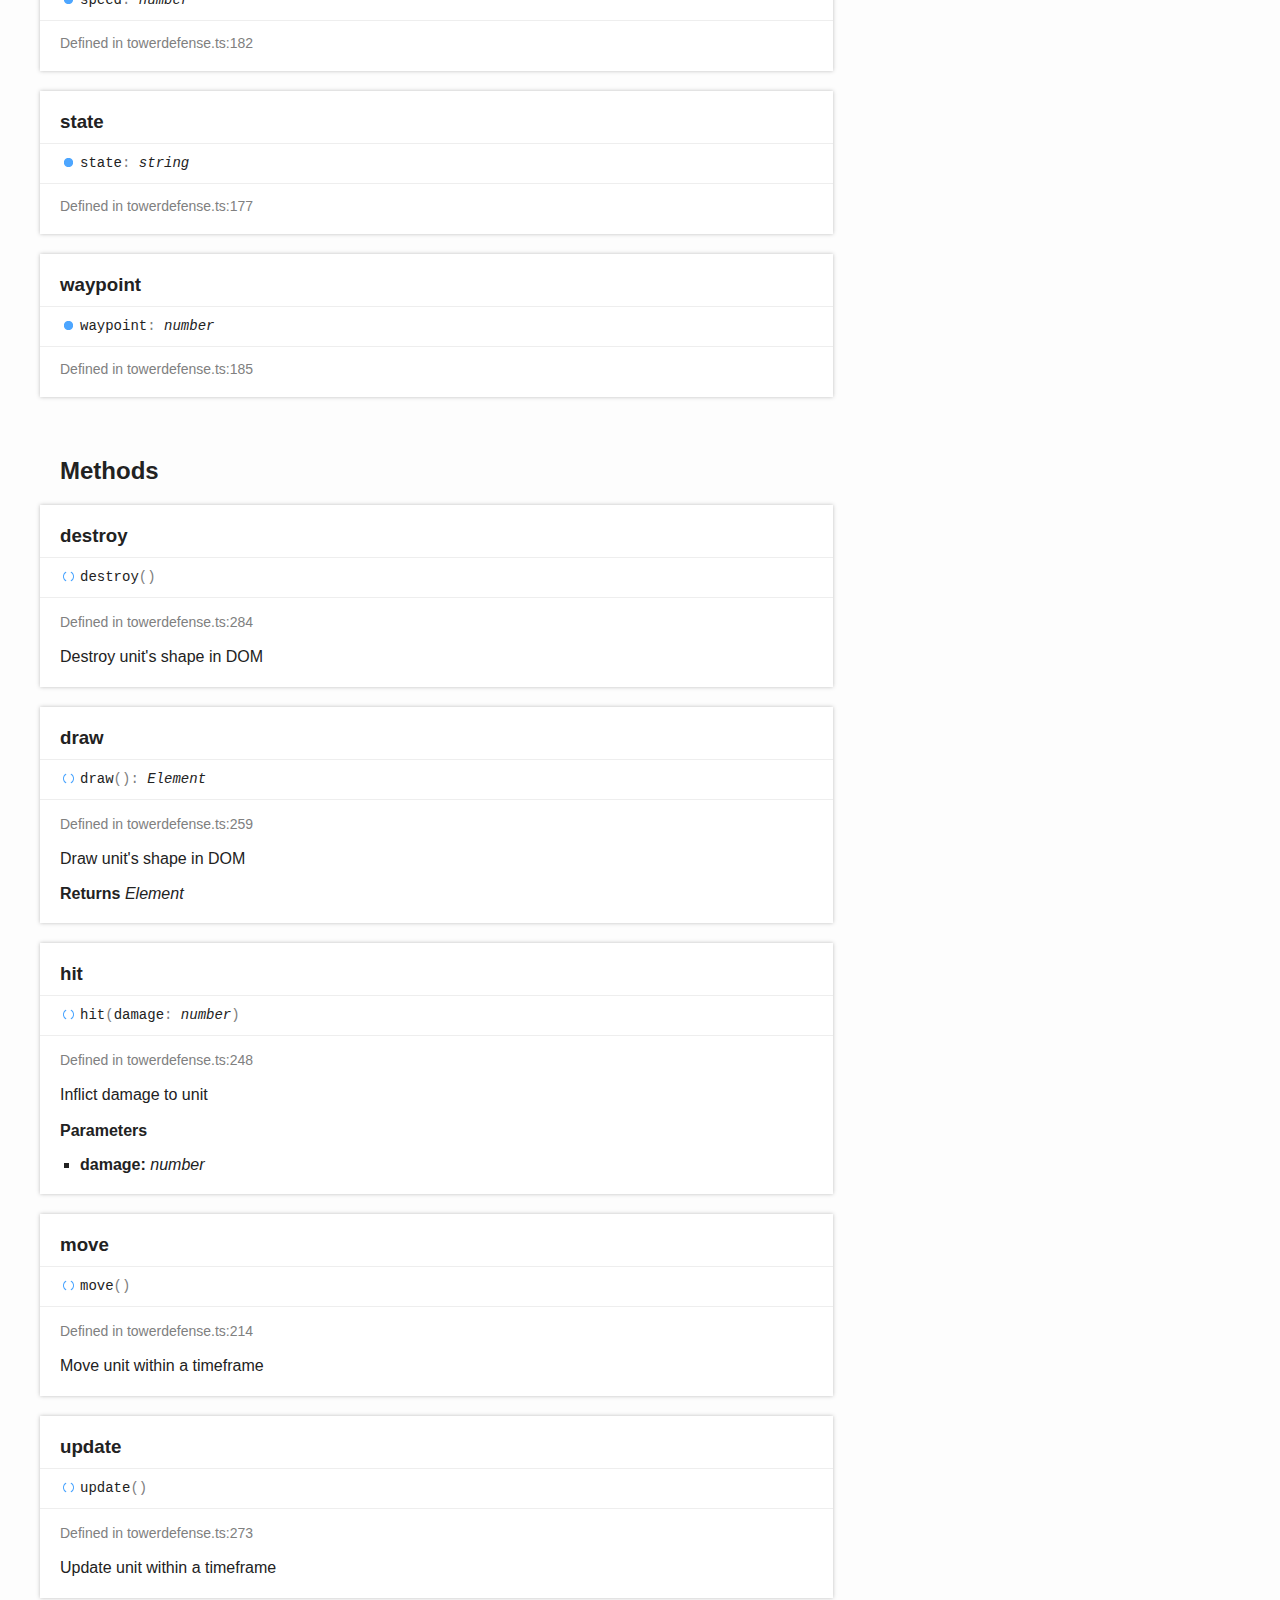
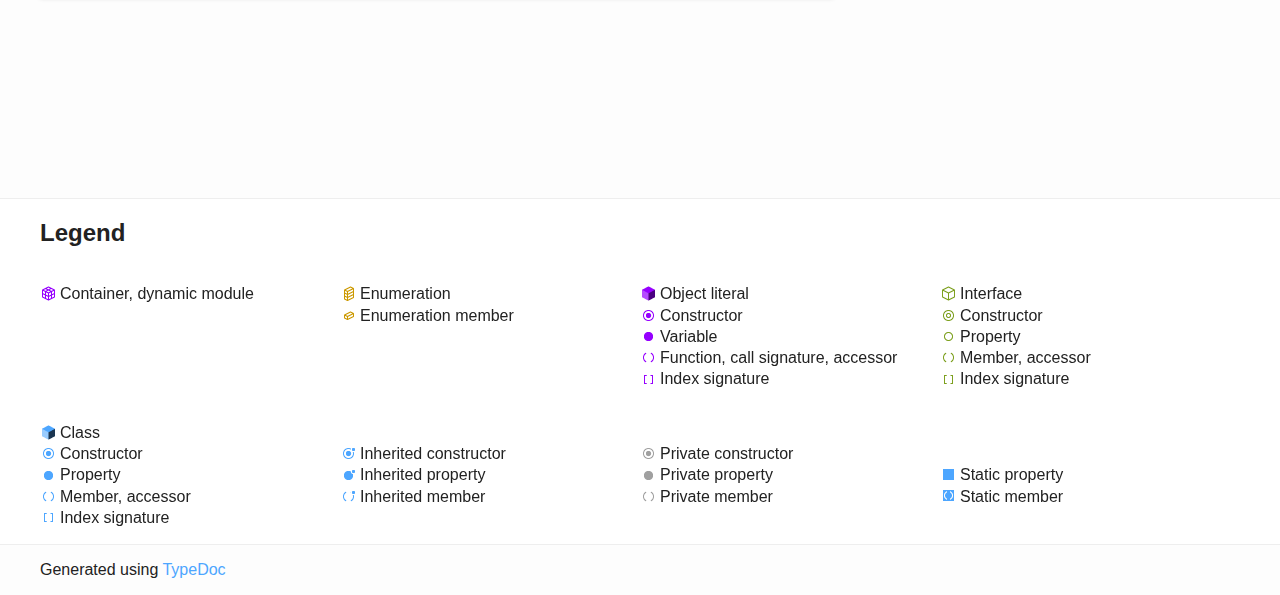
<file: doc/classes/attacker.html>
﻿<!doctype html>
<html class="default no-js">
<head>
	<meta charset="utf-8">
	<meta http-equiv="X-UA-Compatible" content="IE=edge">
	<title>Attacker | </title>
	<meta name="description" content="">
	<meta name="viewport" content="width=device-width, initial-scale=1">
	<link rel="stylesheet" href="../assets/css/main.css">
	<script src="../assets/js/modernizr.js"></script>
</head>
<body>
<header>
	<div class="tsd-page-toolbar">
		<div class="container">
			<div class="table-wrap">
				<div class="table-cell" id="tsd-search" data-index="../assets/js/search.js" data-base="..">
					<div class="field">
						<label for="tsd-search-field" class="tsd-widget search no-caption">Search</label>
						<input id="tsd-search-field" type="text" />
					</div>
					<ul class="results">
						<li class="state loading">Preparing search index...</li>
						<li class="state failure">The search index is not available</li>
					</ul>
					<a href="../index.html" class="title"></a>
				</div>
				<div class="table-cell" id="tsd-widgets">
					<div id="tsd-filter">
						<a href="#" class="tsd-widget options no-caption" data-toggle="options">Options</a>
						<div class="tsd-filter-group">
							<input type="checkbox" id="tsd-filter-inherited" checked />
							<label class="tsd-widget" for="tsd-filter-inherited">Inherited</label>
							<input type="checkbox" id="tsd-filter-private" checked />
							<label class="tsd-widget" for="tsd-filter-private">Private</label>
							<input type="checkbox" id="tsd-filter-externals" checked />
							<label class="tsd-widget" for="tsd-filter-externals">Externals</label>
							<input type="checkbox" id="tsd-filter-only-exported" />
							<label class="tsd-widget" for="tsd-filter-only-exported">Only exported</label>
						</div>
					</div>
					<a href="#" class="tsd-widget menu no-caption" data-toggle="menu">Menu</a>
				</div>
			</div>
		</div>
	</div>
	<div class="tsd-page-title">
		<div class="container">
			<ul class="tsd-breadcrumb">
				<li>
					<a href="../globals.html">Globals</a>
				</li>
				<li>
					<a href="attacker.html">Attacker</a>
				</li>
			</ul>
			<h1>Class Attacker</h1>
		</div>
	</div>
</header>
<div class="container container-main">
	<div class="row">
		<div class="col-8 col-content">
			<section class="tsd-panel tsd-comment">
				<div class="tsd-comment tsd-typography">
					<div class="lead">
						<p>Attacking unit</p>
					</div>
				</div>
			</section>
			<section class="tsd-panel-group tsd-index-group">
				<h2>Index</h2>
				<section class="tsd-panel tsd-index-panel">
					<div class="tsd-index-content">
						<section class="tsd-index-section tsd-is-not-exported">
							<h3>Constructor methods</h3>
							<ul class="tsd-index-list">
								<li class="tsd-kind-constructor-method tsd-parent-kind-class tsd-is-not-exported"><a href="attacker.html#constructor" class="tsd-kind-icon">constructor</a></li>
							</ul>
						</section>
						<section class="tsd-index-section tsd-is-not-exported">
							<h3>Properties</h3>
							<ul class="tsd-index-list">
								<li class="tsd-kind-property tsd-parent-kind-class tsd-is-static tsd-is-not-exported"><a href="attacker.html#static-id" class="tsd-kind-icon">ID</a></li>
								<li class="tsd-kind-property tsd-parent-kind-class tsd-is-not-exported"><a href="attacker.html#distwp" class="tsd-kind-icon">dist<wbr>Wp</a></li>
								<li class="tsd-kind-property tsd-parent-kind-class tsd-is-not-exported"><a href="attacker.html#hitboxradius" class="tsd-kind-icon">hitbox<wbr>Radius</a></li>
								<li class="tsd-kind-property tsd-parent-kind-class tsd-is-not-exported"><a href="attacker.html#hp" class="tsd-kind-icon">hp</a></li>
								<li class="tsd-kind-property tsd-parent-kind-class tsd-is-not-exported"><a href="attacker.html#id" class="tsd-kind-icon">id</a></li>
								<li class="tsd-kind-property tsd-parent-kind-class tsd-is-not-exported"><a href="attacker.html#path" class="tsd-kind-icon">path</a></li>
								<li class="tsd-kind-property tsd-parent-kind-class tsd-is-not-exported"><a href="attacker.html#position" class="tsd-kind-icon">position</a></li>
								<li class="tsd-kind-property tsd-parent-kind-class tsd-is-not-exported"><a href="attacker.html#shape" class="tsd-kind-icon">shape</a></li>
								<li class="tsd-kind-property tsd-parent-kind-class tsd-is-static tsd-is-not-exported"><a href="attacker.html#static-shapecolor" class="tsd-kind-icon">shape<wbr>Color</a></li>
								<li class="tsd-kind-property tsd-parent-kind-class tsd-is-static tsd-is-not-exported"><a href="attacker.html#static-shapesize" class="tsd-kind-icon">shape<wbr>Size</a></li>
								<li class="tsd-kind-property tsd-parent-kind-class tsd-is-not-exported"><a href="attacker.html#speed" class="tsd-kind-icon">speed</a></li>
								<li class="tsd-kind-property tsd-parent-kind-class tsd-is-not-exported"><a href="attacker.html#state" class="tsd-kind-icon">state</a></li>
								<li class="tsd-kind-property tsd-parent-kind-class tsd-is-not-exported"><a href="attacker.html#waypoint" class="tsd-kind-icon">waypoint</a></li>
							</ul>
						</section>
						<section class="tsd-index-section tsd-is-not-exported">
							<h3>Methods</h3>
							<ul class="tsd-index-list">
								<li class="tsd-kind-method tsd-parent-kind-class tsd-is-not-exported"><a href="attacker.html#destroy" class="tsd-kind-icon">destroy</a></li>
								<li class="tsd-kind-method tsd-parent-kind-class tsd-is-not-exported"><a href="attacker.html#draw" class="tsd-kind-icon">draw</a></li>
								<li class="tsd-kind-method tsd-parent-kind-class tsd-is-not-exported"><a href="attacker.html#hit" class="tsd-kind-icon">hit</a></li>
								<li class="tsd-kind-method tsd-parent-kind-class tsd-is-not-exported"><a href="attacker.html#move" class="tsd-kind-icon">move</a></li>
								<li class="tsd-kind-method tsd-parent-kind-class tsd-is-not-exported"><a href="attacker.html#update" class="tsd-kind-icon">update</a></li>
							</ul>
						</section>
					</div>
				</section>
				</section>            <section class="tsd-panel-group tsd-member-group tsd-is-not-exported">
				<h2>Constructor methods</h2>
				<section class="tsd-panel tsd-member tsd-kind-constructor-method tsd-parent-kind-class tsd-is-not-exported">
					<a name="constructor" class="tsd-anchor"></a>
					<h3>constructor</h3>
					<ul class="tsd-signatures tsd-kind-constructor-method tsd-parent-kind-class tsd-is-not-exported">
						<li class="tsd-signature tsd-kind-icon">constructor<span class="tsd-signature-symbol">(</span>path<span class="tsd-signature-symbol">: </span><a href="../interfaces/point.html" class="tsd-signature-type">Point</a><span class="tsd-signature-symbol">[]</span>, hp<span class="tsd-signature-symbol">?: </span><span class="tsd-signature-type">number</span><span class="tsd-signature-symbol"> =&nbsp;</span>100, speed<span class="tsd-signature-symbol">?: </span><span class="tsd-signature-type">number</span><span class="tsd-signature-symbol"> =&nbsp;</span>50, hitboxRadius<span class="tsd-signature-symbol">?: </span><span class="tsd-signature-type">number</span><span class="tsd-signature-symbol"> =&nbsp;</span>10<span class="tsd-signature-symbol">)</span><span class="tsd-signature-symbol">: </span><a href="attacker.html" class="tsd-signature-type">Attacker</a></li>
					</ul>
					<ul class="tsd-descriptions">
						<li class="tsd-description"><aside class="tsd-sources">
								<ul>
									<li>Defined in towerdefense.ts:199</li>
								</ul>
								</aside>        <div class="tsd-comment tsd-typography">
								<div class="lead">
									<p>Constructor</p>
								</div>
							</div>
							<h4 class="tsd-parameters-title">Parameters</h4>
							<ul class="tsd-parameters">
								<li>
									<h5>path:         <a href="../interfaces/point.html" class="tsd-signature-type">Point</a><span class="tsd-signature-symbol">[]</span></h5>
									<div class="tsd-comment tsd-typography">
										<div class="lead">
											<p>Set of waypoints</p>
										</div>
									</div>
								</li>
								<li>
									<h5>hp?:         <span class="tsd-signature-type">number</span> <span class="tsd-flag ts-flagoptional">optional</span></h5>
									<div class="tsd-comment tsd-typography">
										<div class="lead">
											<p>Hit points (100)</p>
										</div>
									</div>
								</li>
								<li>
									<h5>speed?:         <span class="tsd-signature-type">number</span> <span class="tsd-flag ts-flagoptional">optional</span></h5>
									<div class="tsd-comment tsd-typography">
										<div class="lead">
											<p>pixels per second (50)</p>
										</div>
									</div>
								</li>
								<li>
									<h5>hitboxRadius?:         <span class="tsd-signature-type">number</span> <span class="tsd-flag ts-flagoptional">optional</span></h5>
									<div class="tsd-comment tsd-typography">
										<div class="lead">
											<p>Hitbox radius in pixels (10)</p>
										</div>
									</div>
								</li>
							</ul>
							<h4 class="tsd-returns-title">Returns         <a href="attacker.html" class="tsd-signature-type">Attacker</a>
							</h4>
						</li>
					</ul>
				</section></section>        <section class="tsd-panel-group tsd-member-group tsd-is-not-exported">
				<h2>Properties</h2>
				<section class="tsd-panel tsd-member tsd-kind-property tsd-parent-kind-class tsd-is-static tsd-is-not-exported">
					<a name="static-id" class="tsd-anchor"></a>
					<h3><span class="tsd-flag ts-flagstatic">static</span> ID</h3>
					<div class="tsd-signature tsd-kind-icon">ID<span class="tsd-signature-symbol">:</span>         <span class="tsd-signature-type">number</span></div>
					<aside class="tsd-sources">
						<ul>
							<li>Defined in towerdefense.ts:175</li>
						</ul>
					</aside>
					</section>            <section class="tsd-panel tsd-member tsd-kind-property tsd-parent-kind-class tsd-is-not-exported">
					<a name="distwp" class="tsd-anchor"></a>
					<h3>dist<wbr>Wp</h3>
					<div class="tsd-signature tsd-kind-icon">dist<wbr>Wp<span class="tsd-signature-symbol">:</span>         <span class="tsd-signature-type">number</span></div>
					<aside class="tsd-sources">
						<ul>
							<li>Defined in towerdefense.ts:186</li>
						</ul>
					</aside>
					</section>            <section class="tsd-panel tsd-member tsd-kind-property tsd-parent-kind-class tsd-is-not-exported">
					<a name="hitboxradius" class="tsd-anchor"></a>
					<h3>hitbox<wbr>Radius</h3>
					<div class="tsd-signature tsd-kind-icon">hitbox<wbr>Radius<span class="tsd-signature-symbol">:</span>         <span class="tsd-signature-type">number</span></div>
					<aside class="tsd-sources">
						<ul>
							<li>Defined in towerdefense.ts:183</li>
						</ul>
					</aside>
					</section>            <section class="tsd-panel tsd-member tsd-kind-property tsd-parent-kind-class tsd-is-not-exported">
					<a name="hp" class="tsd-anchor"></a>
					<h3>hp</h3>
					<div class="tsd-signature tsd-kind-icon">hp<span class="tsd-signature-symbol">:</span>         <span class="tsd-signature-type">number</span></div>
					<aside class="tsd-sources">
						<ul>
							<li>Defined in towerdefense.ts:181</li>
						</ul>
					</aside>
					</section>            <section class="tsd-panel tsd-member tsd-kind-property tsd-parent-kind-class tsd-is-not-exported">
					<a name="id" class="tsd-anchor"></a>
					<h3>id</h3>
					<div class="tsd-signature tsd-kind-icon">id<span class="tsd-signature-symbol">:</span>         <span class="tsd-signature-type">string</span></div>
					<aside class="tsd-sources">
						<ul>
							<li>Defined in towerdefense.ts:176</li>
						</ul>
					</aside>
					</section>            <section class="tsd-panel tsd-member tsd-kind-property tsd-parent-kind-class tsd-is-not-exported">
					<a name="path" class="tsd-anchor"></a>
					<h3>path</h3>
					<div class="tsd-signature tsd-kind-icon">path<span class="tsd-signature-symbol">:</span>         <a href="../interfaces/point.html" class="tsd-signature-type">Point</a><span class="tsd-signature-symbol">[]</span></div>
					<aside class="tsd-sources">
						<ul>
							<li>Defined in towerdefense.ts:180</li>
						</ul>
					</aside>
					</section>            <section class="tsd-panel tsd-member tsd-kind-property tsd-parent-kind-class tsd-is-not-exported">
					<a name="position" class="tsd-anchor"></a>
					<h3>position</h3>
					<div class="tsd-signature tsd-kind-icon">position<span class="tsd-signature-symbol">:</span>         <a href="../interfaces/point.html" class="tsd-signature-type">Point</a></div>
					<aside class="tsd-sources">
						<ul>
							<li>Defined in towerdefense.ts:179</li>
						</ul>
					</aside>
					</section>            <section class="tsd-panel tsd-member tsd-kind-property tsd-parent-kind-class tsd-is-not-exported">
					<a name="shape" class="tsd-anchor"></a>
					<h3>shape</h3>
					<div class="tsd-signature tsd-kind-icon">shape<span class="tsd-signature-symbol">:</span>         <span class="tsd-signature-type">Element</span></div>
					<aside class="tsd-sources">
						<ul>
							<li>Defined in towerdefense.ts:188</li>
						</ul>
					</aside>
					</section>            <section class="tsd-panel tsd-member tsd-kind-property tsd-parent-kind-class tsd-is-static tsd-is-not-exported">
					<a name="static-shapecolor" class="tsd-anchor"></a>
					<h3><span class="tsd-flag ts-flagstatic">static</span> shape<wbr>Color</h3>
					<div class="tsd-signature tsd-kind-icon">shape<wbr>Color<span class="tsd-signature-symbol">:</span>         <span class="tsd-signature-type">string</span></div>
					<aside class="tsd-sources">
						<ul>
							<li>Defined in towerdefense.ts:190</li>
						</ul>
					</aside>
					</section>            <section class="tsd-panel tsd-member tsd-kind-property tsd-parent-kind-class tsd-is-static tsd-is-not-exported">
					<a name="static-shapesize" class="tsd-anchor"></a>
					<h3><span class="tsd-flag ts-flagstatic">static</span> shape<wbr>Size</h3>
					<div class="tsd-signature tsd-kind-icon">shape<wbr>Size<span class="tsd-signature-symbol">:</span>         <span class="tsd-signature-type">number</span></div>
					<aside class="tsd-sources">
						<ul>
							<li>Defined in towerdefense.ts:189</li>
						</ul>
					</aside>
					</section>            <section class="tsd-panel tsd-member tsd-kind-property tsd-parent-kind-class tsd-is-not-exported">
					<a name="speed" class="tsd-anchor"></a>
					<h3>speed</h3>
					<div class="tsd-signature tsd-kind-icon">speed<span class="tsd-signature-symbol">:</span>         <span class="tsd-signature-type">number</span></div>
					<aside class="tsd-sources">
						<ul>
							<li>Defined in towerdefense.ts:182</li>
						</ul>
					</aside>
					</section>            <section class="tsd-panel tsd-member tsd-kind-property tsd-parent-kind-class tsd-is-not-exported">
					<a name="state" class="tsd-anchor"></a>
					<h3>state</h3>
					<div class="tsd-signature tsd-kind-icon">state<span class="tsd-signature-symbol">:</span>         <span class="tsd-signature-type">string</span></div>
					<aside class="tsd-sources">
						<ul>
							<li>Defined in towerdefense.ts:177</li>
						</ul>
					</aside>
					</section>            <section class="tsd-panel tsd-member tsd-kind-property tsd-parent-kind-class tsd-is-not-exported">
					<a name="waypoint" class="tsd-anchor"></a>
					<h3>waypoint</h3>
					<div class="tsd-signature tsd-kind-icon">waypoint<span class="tsd-signature-symbol">:</span>         <span class="tsd-signature-type">number</span></div>
					<aside class="tsd-sources">
						<ul>
							<li>Defined in towerdefense.ts:185</li>
						</ul>
					</aside>
				</section></section>        <section class="tsd-panel-group tsd-member-group tsd-is-not-exported">
				<h2>Methods</h2>
				<section class="tsd-panel tsd-member tsd-kind-method tsd-parent-kind-class tsd-is-not-exported">
					<a name="destroy" class="tsd-anchor"></a>
					<h3>destroy</h3>
					<ul class="tsd-signatures tsd-kind-method tsd-parent-kind-class tsd-is-not-exported">
						<li class="tsd-signature tsd-kind-icon">destroy<span class="tsd-signature-symbol">(</span><span class="tsd-signature-symbol">)</span></li>
					</ul>
					<ul class="tsd-descriptions">
						<li class="tsd-description"><aside class="tsd-sources">
								<ul>
									<li>Defined in towerdefense.ts:284</li>
								</ul>
								</aside>        <div class="tsd-comment tsd-typography">
								<div class="lead">
									<p>Destroy unit&#39;s shape in DOM</p>
								</div>
							</div>
						</li>
					</ul>
					</section>            <section class="tsd-panel tsd-member tsd-kind-method tsd-parent-kind-class tsd-is-not-exported">
					<a name="draw" class="tsd-anchor"></a>
					<h3>draw</h3>
					<ul class="tsd-signatures tsd-kind-method tsd-parent-kind-class tsd-is-not-exported">
						<li class="tsd-signature tsd-kind-icon">draw<span class="tsd-signature-symbol">(</span><span class="tsd-signature-symbol">)</span><span class="tsd-signature-symbol">: </span><span class="tsd-signature-type">Element</span></li>
					</ul>
					<ul class="tsd-descriptions">
						<li class="tsd-description"><aside class="tsd-sources">
								<ul>
									<li>Defined in towerdefense.ts:259</li>
								</ul>
								</aside>        <div class="tsd-comment tsd-typography">
								<div class="lead">
									<p>Draw unit&#39;s shape in DOM</p>
								</div>
							</div>
							<h4 class="tsd-returns-title">Returns         <span class="tsd-signature-type">Element</span>
							</h4>
						</li>
					</ul>
					</section>            <section class="tsd-panel tsd-member tsd-kind-method tsd-parent-kind-class tsd-is-not-exported">
					<a name="hit" class="tsd-anchor"></a>
					<h3>hit</h3>
					<ul class="tsd-signatures tsd-kind-method tsd-parent-kind-class tsd-is-not-exported">
						<li class="tsd-signature tsd-kind-icon">hit<span class="tsd-signature-symbol">(</span>damage<span class="tsd-signature-symbol">: </span><span class="tsd-signature-type">number</span><span class="tsd-signature-symbol">)</span></li>
					</ul>
					<ul class="tsd-descriptions">
						<li class="tsd-description"><aside class="tsd-sources">
								<ul>
									<li>Defined in towerdefense.ts:248</li>
								</ul>
								</aside>        <div class="tsd-comment tsd-typography">
								<div class="lead">
									<p>Inflict damage to unit</p>
								</div>
							</div>
							<h4 class="tsd-parameters-title">Parameters</h4>
							<ul class="tsd-parameters">
								<li>
									<h5>damage:         <span class="tsd-signature-type">number</span></h5>
								</li>
							</ul>
						</li>
					</ul>
					</section>            <section class="tsd-panel tsd-member tsd-kind-method tsd-parent-kind-class tsd-is-not-exported">
					<a name="move" class="tsd-anchor"></a>
					<h3>move</h3>
					<ul class="tsd-signatures tsd-kind-method tsd-parent-kind-class tsd-is-not-exported">
						<li class="tsd-signature tsd-kind-icon">move<span class="tsd-signature-symbol">(</span><span class="tsd-signature-symbol">)</span></li>
					</ul>
					<ul class="tsd-descriptions">
						<li class="tsd-description"><aside class="tsd-sources">
								<ul>
									<li>Defined in towerdefense.ts:214</li>
								</ul>
								</aside>        <div class="tsd-comment tsd-typography">
								<div class="lead">
									<p>Move unit within a timeframe</p>
								</div>
							</div>
						</li>
					</ul>
					</section>            <section class="tsd-panel tsd-member tsd-kind-method tsd-parent-kind-class tsd-is-not-exported">
					<a name="update" class="tsd-anchor"></a>
					<h3>update</h3>
					<ul class="tsd-signatures tsd-kind-method tsd-parent-kind-class tsd-is-not-exported">
						<li class="tsd-signature tsd-kind-icon">update<span class="tsd-signature-symbol">(</span><span class="tsd-signature-symbol">)</span></li>
					</ul>
					<ul class="tsd-descriptions">
						<li class="tsd-description"><aside class="tsd-sources">
								<ul>
									<li>Defined in towerdefense.ts:273</li>
								</ul>
								</aside>        <div class="tsd-comment tsd-typography">
								<div class="lead">
									<p>Update unit within a timeframe</p>
								</div>
							</div>
						</li>
					</ul>
			</section></section>
		</div>
		<div class="col-4 col-menu menu-sticky-wrap menu-highlight">
			<nav class="tsd-navigation primary">
				<ul>
					<li class="globals  ">
						<a href="../globals.html"><em>Globals</em></a>
					</li>
				</ul>
			</nav>
			<nav class="tsd-navigation secondary menu-sticky">
				<ul class="before-current">
					<li class=" tsd-kind-interface tsd-is-not-exported">
						<a href="../interfaces/point.html" class="tsd-kind-icon">Point</a>
					</li>
					<li class=" tsd-kind-interface tsd-is-not-exported">
						<a href="../interfaces/shape.html" class="tsd-kind-icon">Shape</a>
					</li>
				</ul>
				<ul class="current">
					<li class="current tsd-kind-class tsd-is-not-exported">
						<a href="attacker.html" class="tsd-kind-icon">Attacker</a>
						<ul>
							<li class=" tsd-kind-constructor-method tsd-parent-kind-class tsd-is-not-exported">
								<a href="attacker.html#constructor" class="tsd-kind-icon">constructor</a>
							</li>
							<li class=" tsd-kind-property tsd-parent-kind-class tsd-is-static tsd-is-not-exported">
								<a href="attacker.html#static-id" class="tsd-kind-icon">ID</a>
							</li>
							<li class=" tsd-kind-property tsd-parent-kind-class tsd-is-not-exported">
								<a href="attacker.html#distwp" class="tsd-kind-icon">dist<wbr>Wp</a>
							</li>
							<li class=" tsd-kind-property tsd-parent-kind-class tsd-is-not-exported">
								<a href="attacker.html#hitboxradius" class="tsd-kind-icon">hitbox<wbr>Radius</a>
							</li>
							<li class=" tsd-kind-property tsd-parent-kind-class tsd-is-not-exported">
								<a href="attacker.html#hp" class="tsd-kind-icon">hp</a>
							</li>
							<li class=" tsd-kind-property tsd-parent-kind-class tsd-is-not-exported">
								<a href="attacker.html#id" class="tsd-kind-icon">id</a>
							</li>
							<li class=" tsd-kind-property tsd-parent-kind-class tsd-is-not-exported">
								<a href="attacker.html#path" class="tsd-kind-icon">path</a>
							</li>
							<li class=" tsd-kind-property tsd-parent-kind-class tsd-is-not-exported">
								<a href="attacker.html#position" class="tsd-kind-icon">position</a>
							</li>
							<li class=" tsd-kind-property tsd-parent-kind-class tsd-is-not-exported">
								<a href="attacker.html#shape" class="tsd-kind-icon">shape</a>
							</li>
							<li class=" tsd-kind-property tsd-parent-kind-class tsd-is-static tsd-is-not-exported">
								<a href="attacker.html#static-shapecolor" class="tsd-kind-icon">shape<wbr>Color</a>
							</li>
							<li class=" tsd-kind-property tsd-parent-kind-class tsd-is-static tsd-is-not-exported">
								<a href="attacker.html#static-shapesize" class="tsd-kind-icon">shape<wbr>Size</a>
							</li>
							<li class=" tsd-kind-property tsd-parent-kind-class tsd-is-not-exported">
								<a href="attacker.html#speed" class="tsd-kind-icon">speed</a>
							</li>
							<li class=" tsd-kind-property tsd-parent-kind-class tsd-is-not-exported">
								<a href="attacker.html#state" class="tsd-kind-icon">state</a>
							</li>
							<li class=" tsd-kind-property tsd-parent-kind-class tsd-is-not-exported">
								<a href="attacker.html#waypoint" class="tsd-kind-icon">waypoint</a>
							</li>
							<li class=" tsd-kind-method tsd-parent-kind-class tsd-is-not-exported">
								<a href="attacker.html#destroy" class="tsd-kind-icon">destroy</a>
							</li>
							<li class=" tsd-kind-method tsd-parent-kind-class tsd-is-not-exported">
								<a href="attacker.html#draw" class="tsd-kind-icon">draw</a>
							</li>
							<li class=" tsd-kind-method tsd-parent-kind-class tsd-is-not-exported">
								<a href="attacker.html#hit" class="tsd-kind-icon">hit</a>
							</li>
							<li class=" tsd-kind-method tsd-parent-kind-class tsd-is-not-exported">
								<a href="attacker.html#move" class="tsd-kind-icon">move</a>
							</li>
							<li class=" tsd-kind-method tsd-parent-kind-class tsd-is-not-exported">
								<a href="attacker.html#update" class="tsd-kind-icon">update</a>
							</li>
						</ul>
					</li>
				</ul>
				<ul class="after-current">
					<li class=" tsd-kind-class tsd-is-not-exported">
						<a href="bullet.html" class="tsd-kind-icon">Bullet</a>
					</li>
					<li class=" tsd-kind-class tsd-is-not-exported">
						<a href="defender.html" class="tsd-kind-icon">Defender</a>
					</li>
					<li class=" tsd-kind-class tsd-is-not-exported">
						<a href="game.html" class="tsd-kind-icon">Game</a>
					</li>
					<li class=" tsd-kind-class tsd-is-not-exported">
						<a href="level.html" class="tsd-kind-icon">Level</a>
					</li>
					<li class=" tsd-kind-class tsd-is-not-exported">
						<a href="tile.html" class="tsd-kind-icon">Tile</a>
					</li>
					<li class=" tsd-kind-function tsd-is-not-exported">
						<a href="../globals.html#distance" class="tsd-kind-icon">distance</a>
					</li>
				</ul>
			</nav>
		</div>
	</div>
</div>
<footer class="with-border-bottom">
	<div class="container">
		<h2>Legend</h2>
		<div class="tsd-legend-group">
			<ul class="tsd-legend">
				<li class="tsd-kind-container"><span class="tsd-kind-icon">Container, dynamic module</span></li>
			</ul>
			<ul class="tsd-legend">
				<li class="tsd-kind-enum"><span class="tsd-kind-icon">Enumeration</span></li>
				<li class="tsd-kind-enum-member"><span class="tsd-kind-icon">Enumeration member</span></li>
			</ul>
			<ul class="tsd-legend">
				<li class="tsd-kind-object-literal"><span class="tsd-kind-icon">Object literal</span></li>
				<li class="tsd-kind-construct-signature"><span class="tsd-kind-icon">Constructor</span></li>
				<li class="tsd-kind-property"><span class="tsd-kind-icon">Variable</span></li>
				<li class="tsd-kind-call-signature"><span class="tsd-kind-icon">Function, call signature, accessor</span></li>
				<li class="tsd-kind-index-signature"><span class="tsd-kind-icon">Index signature</span></li>
			</ul>
			<ul class="tsd-legend">
				<li class="tsd-kind-interface"><span class="tsd-kind-icon">Interface</span></li>
				<li class="tsd-kind-construct-signature tsd-parent-kind-interface"><span class="tsd-kind-icon">Constructor</span></li>
				<li class="tsd-kind-property tsd-parent-kind-interface"><span class="tsd-kind-icon">Property</span></li>
				<li class="tsd-kind-call-signature tsd-parent-kind-interface"><span class="tsd-kind-icon">Member, accessor</span></li>
				<li class="tsd-kind-index-signature tsd-parent-kind-interface"><span class="tsd-kind-icon">Index signature</span></li>
			</ul>
			<ul class="tsd-legend">
				<li class="tsd-kind-class"><span class="tsd-kind-icon">Class</span></li>
				<li class="tsd-kind-construct-signature tsd-parent-kind-class"><span class="tsd-kind-icon">Constructor</span></li>
				<li class="tsd-kind-property tsd-parent-kind-class"><span class="tsd-kind-icon">Property</span></li>
				<li class="tsd-kind-call-signature tsd-parent-kind-class"><span class="tsd-kind-icon">Member, accessor</span></li>
				<li class="tsd-kind-index-signature tsd-parent-kind-class"><span class="tsd-kind-icon">Index signature</span></li>
			</ul>
			<ul class="tsd-legend">
				<li>&nbsp;</li>
				<li class="tsd-kind-construct-signature tsd-parent-kind-class tsd-is-inherited"><span class="tsd-kind-icon">Inherited constructor</span></li>
				<li class="tsd-kind-property tsd-parent-kind-class tsd-is-inherited"><span class="tsd-kind-icon">Inherited property</span></li>
				<li class="tsd-kind-call-signature tsd-parent-kind-class tsd-is-inherited"><span class="tsd-kind-icon">Inherited member</span></li>
			</ul>
			<ul class="tsd-legend">
				<li>&nbsp;</li>
				<li class="tsd-kind-construct-signature tsd-parent-kind-class tsd-is-private"><span class="tsd-kind-icon">Private constructor</span></li>
				<li class="tsd-kind-property tsd-parent-kind-class tsd-is-private"><span class="tsd-kind-icon">Private property</span></li>
				<li class="tsd-kind-call-signature tsd-parent-kind-class tsd-is-private"><span class="tsd-kind-icon">Private member</span></li>
			</ul>
			<ul class="tsd-legend">
				<li>&nbsp;</li>
				<li>&nbsp;</li>
				<li class="tsd-kind-property tsd-parent-kind-class tsd-is-static"><span class="tsd-kind-icon">Static property</span></li>
				<li class="tsd-kind-call-signature tsd-parent-kind-class tsd-is-static"><span class="tsd-kind-icon">Static member</span></li>
			</ul>
		</div>
	</div>
</footer>
<div class="container tsd-generator">
	<p>Generated using <a href="http://typedoc.io" target="_blank">TypeDoc</a></p>
</div>
<div class="overlay"></div>
<script src="../assets/js/main.js"></script>
<script>if (location.protocol == 'file:') document.write('<script src="../assets/js/search.js"><' + '/script>');</script>
</body>
</html>
</file>
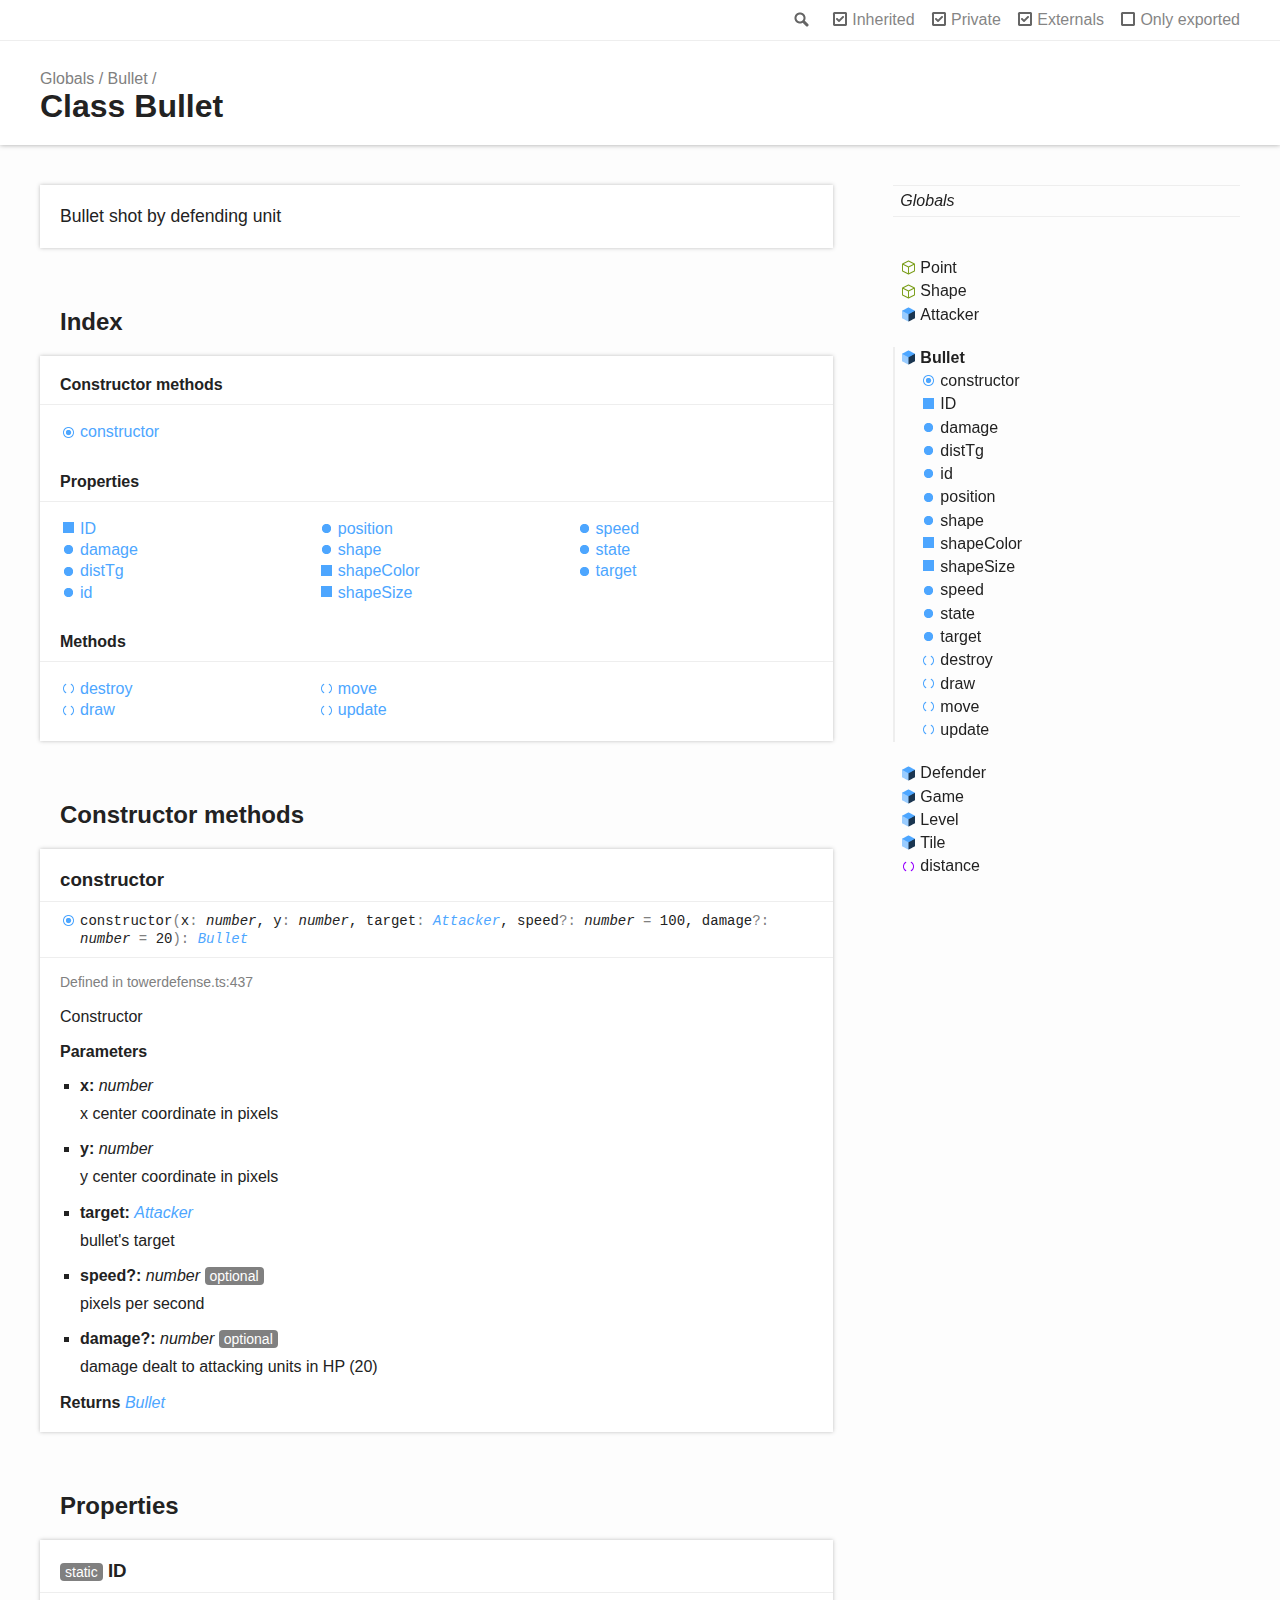
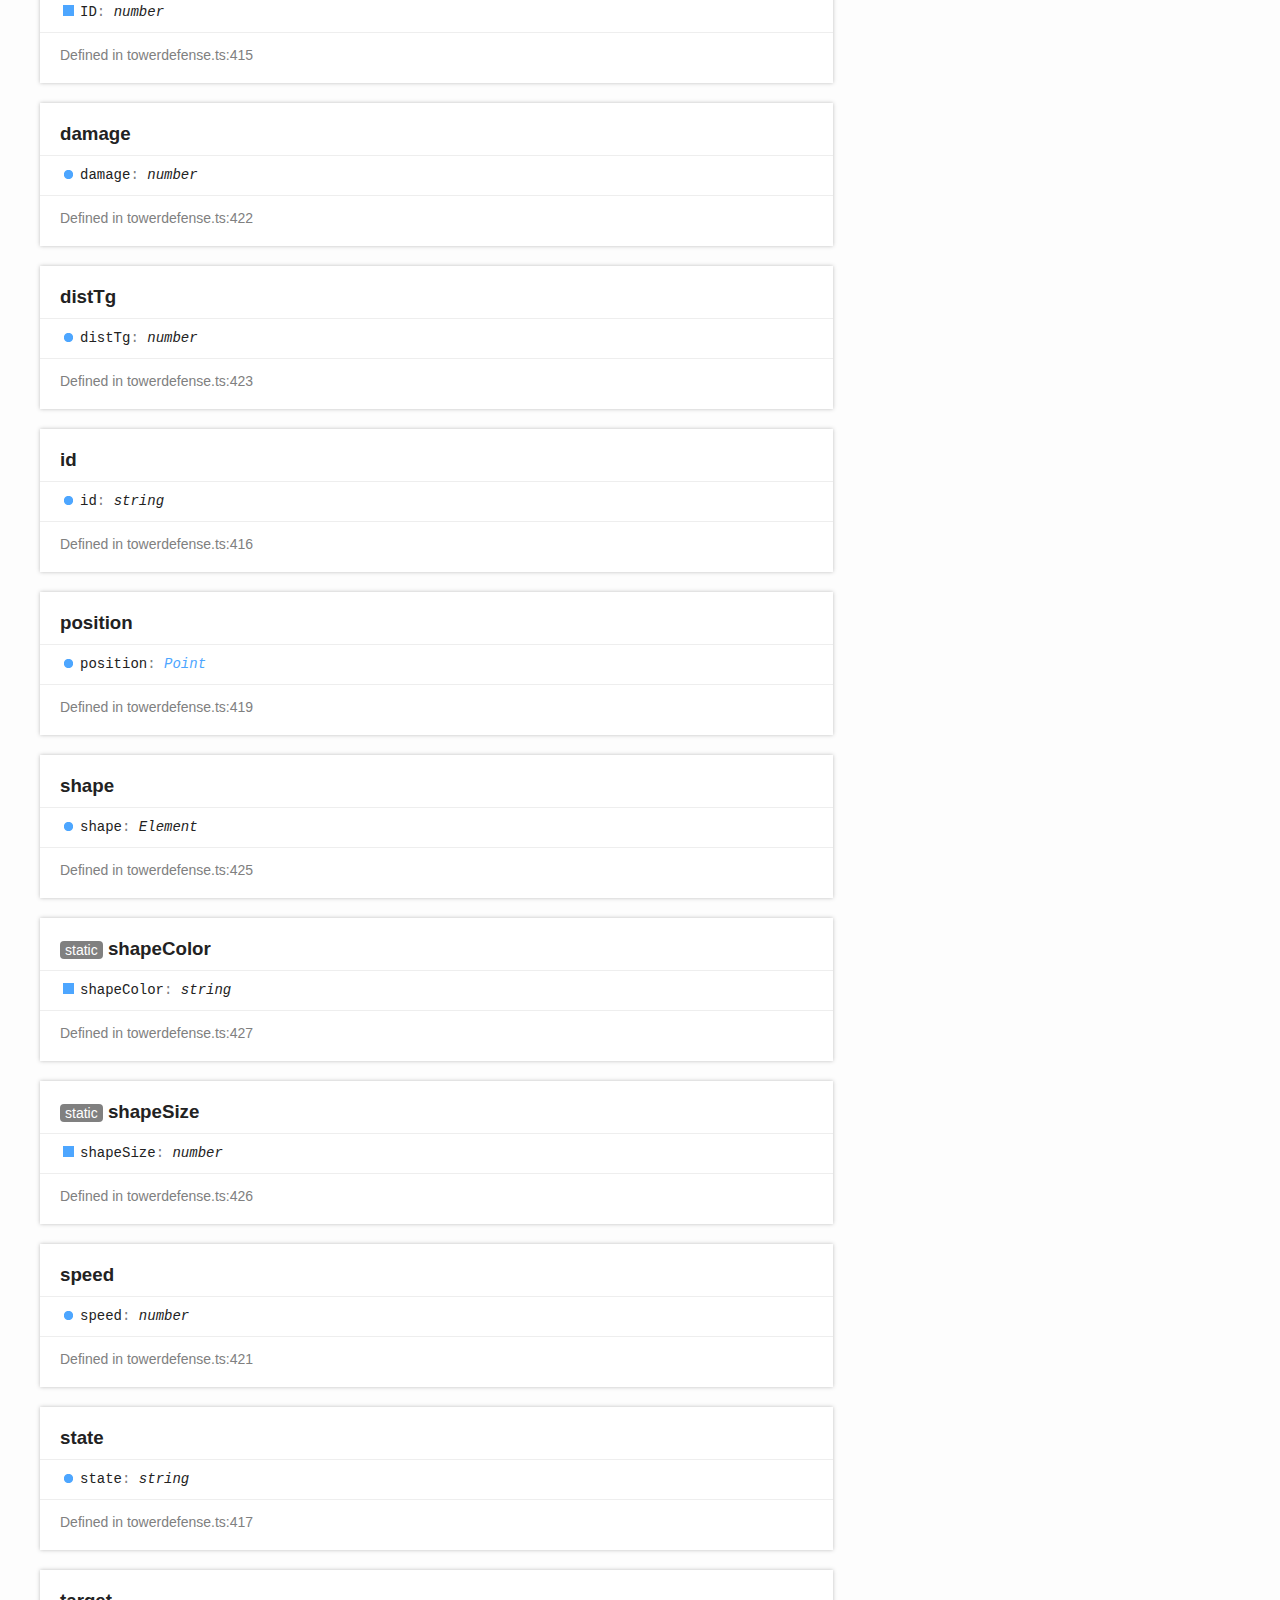
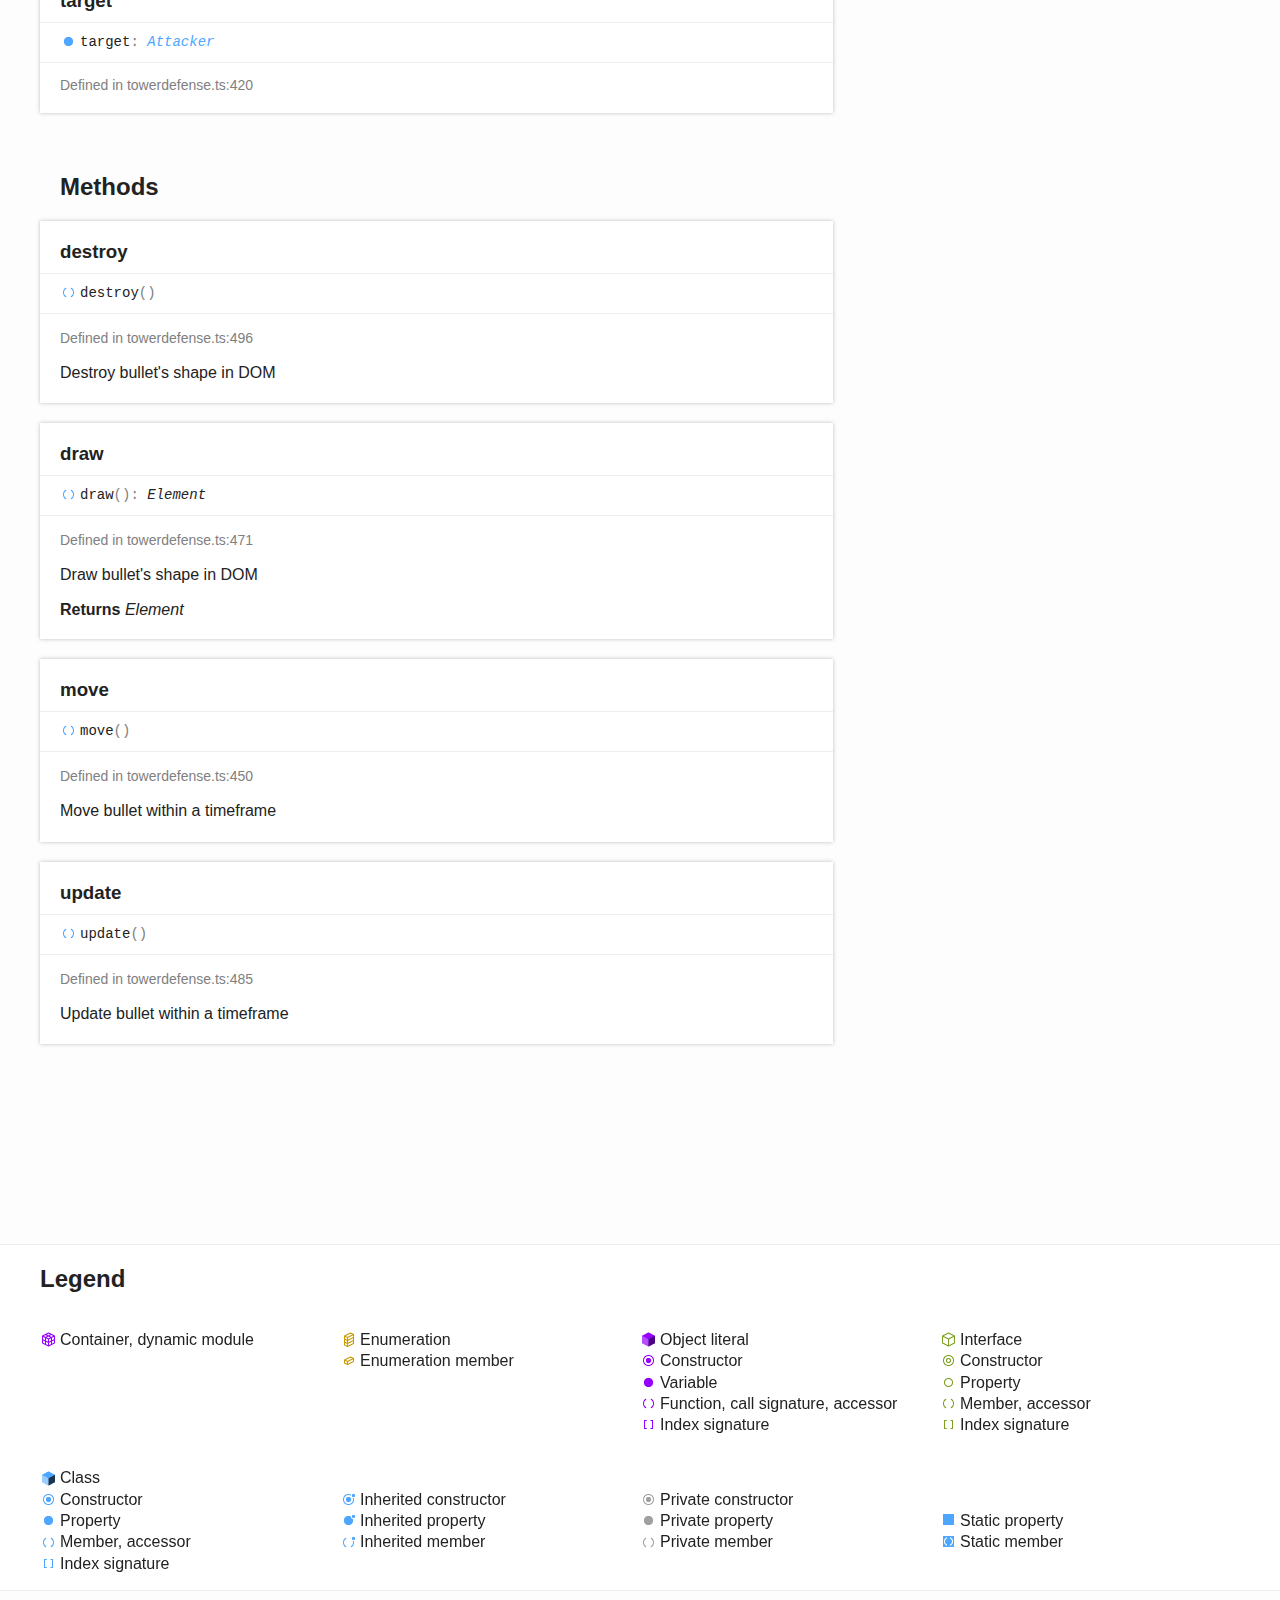
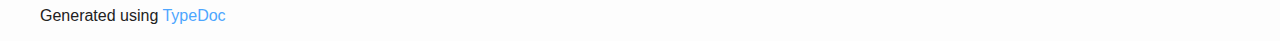
<file: doc/classes/bullet.html>
﻿<!doctype html>
<html class="default no-js">
<head>
	<meta charset="utf-8">
	<meta http-equiv="X-UA-Compatible" content="IE=edge">
	<title>Bullet | </title>
	<meta name="description" content="">
	<meta name="viewport" content="width=device-width, initial-scale=1">
	<link rel="stylesheet" href="../assets/css/main.css">
	<script src="../assets/js/modernizr.js"></script>
</head>
<body>
<header>
	<div class="tsd-page-toolbar">
		<div class="container">
			<div class="table-wrap">
				<div class="table-cell" id="tsd-search" data-index="../assets/js/search.js" data-base="..">
					<div class="field">
						<label for="tsd-search-field" class="tsd-widget search no-caption">Search</label>
						<input id="tsd-search-field" type="text" />
					</div>
					<ul class="results">
						<li class="state loading">Preparing search index...</li>
						<li class="state failure">The search index is not available</li>
					</ul>
					<a href="../index.html" class="title"></a>
				</div>
				<div class="table-cell" id="tsd-widgets">
					<div id="tsd-filter">
						<a href="#" class="tsd-widget options no-caption" data-toggle="options">Options</a>
						<div class="tsd-filter-group">
							<input type="checkbox" id="tsd-filter-inherited" checked />
							<label class="tsd-widget" for="tsd-filter-inherited">Inherited</label>
							<input type="checkbox" id="tsd-filter-private" checked />
							<label class="tsd-widget" for="tsd-filter-private">Private</label>
							<input type="checkbox" id="tsd-filter-externals" checked />
							<label class="tsd-widget" for="tsd-filter-externals">Externals</label>
							<input type="checkbox" id="tsd-filter-only-exported" />
							<label class="tsd-widget" for="tsd-filter-only-exported">Only exported</label>
						</div>
					</div>
					<a href="#" class="tsd-widget menu no-caption" data-toggle="menu">Menu</a>
				</div>
			</div>
		</div>
	</div>
	<div class="tsd-page-title">
		<div class="container">
			<ul class="tsd-breadcrumb">
				<li>
					<a href="../globals.html">Globals</a>
				</li>
				<li>
					<a href="bullet.html">Bullet</a>
				</li>
			</ul>
			<h1>Class Bullet</h1>
		</div>
	</div>
</header>
<div class="container container-main">
	<div class="row">
		<div class="col-8 col-content">
			<section class="tsd-panel tsd-comment">
				<div class="tsd-comment tsd-typography">
					<div class="lead">
						<p>Bullet shot by defending unit</p>
					</div>
				</div>
			</section>
			<section class="tsd-panel-group tsd-index-group">
				<h2>Index</h2>
				<section class="tsd-panel tsd-index-panel">
					<div class="tsd-index-content">
						<section class="tsd-index-section tsd-is-not-exported">
							<h3>Constructor methods</h3>
							<ul class="tsd-index-list">
								<li class="tsd-kind-constructor-method tsd-parent-kind-class tsd-is-not-exported"><a href="bullet.html#constructor" class="tsd-kind-icon">constructor</a></li>
							</ul>
						</section>
						<section class="tsd-index-section tsd-is-not-exported">
							<h3>Properties</h3>
							<ul class="tsd-index-list">
								<li class="tsd-kind-property tsd-parent-kind-class tsd-is-static tsd-is-not-exported"><a href="bullet.html#static-id" class="tsd-kind-icon">ID</a></li>
								<li class="tsd-kind-property tsd-parent-kind-class tsd-is-not-exported"><a href="bullet.html#damage" class="tsd-kind-icon">damage</a></li>
								<li class="tsd-kind-property tsd-parent-kind-class tsd-is-not-exported"><a href="bullet.html#disttg" class="tsd-kind-icon">dist<wbr>Tg</a></li>
								<li class="tsd-kind-property tsd-parent-kind-class tsd-is-not-exported"><a href="bullet.html#id" class="tsd-kind-icon">id</a></li>
								<li class="tsd-kind-property tsd-parent-kind-class tsd-is-not-exported"><a href="bullet.html#position" class="tsd-kind-icon">position</a></li>
								<li class="tsd-kind-property tsd-parent-kind-class tsd-is-not-exported"><a href="bullet.html#shape" class="tsd-kind-icon">shape</a></li>
								<li class="tsd-kind-property tsd-parent-kind-class tsd-is-static tsd-is-not-exported"><a href="bullet.html#static-shapecolor" class="tsd-kind-icon">shape<wbr>Color</a></li>
								<li class="tsd-kind-property tsd-parent-kind-class tsd-is-static tsd-is-not-exported"><a href="bullet.html#static-shapesize" class="tsd-kind-icon">shape<wbr>Size</a></li>
								<li class="tsd-kind-property tsd-parent-kind-class tsd-is-not-exported"><a href="bullet.html#speed" class="tsd-kind-icon">speed</a></li>
								<li class="tsd-kind-property tsd-parent-kind-class tsd-is-not-exported"><a href="bullet.html#state" class="tsd-kind-icon">state</a></li>
								<li class="tsd-kind-property tsd-parent-kind-class tsd-is-not-exported"><a href="bullet.html#target" class="tsd-kind-icon">target</a></li>
							</ul>
						</section>
						<section class="tsd-index-section tsd-is-not-exported">
							<h3>Methods</h3>
							<ul class="tsd-index-list">
								<li class="tsd-kind-method tsd-parent-kind-class tsd-is-not-exported"><a href="bullet.html#destroy" class="tsd-kind-icon">destroy</a></li>
								<li class="tsd-kind-method tsd-parent-kind-class tsd-is-not-exported"><a href="bullet.html#draw" class="tsd-kind-icon">draw</a></li>
								<li class="tsd-kind-method tsd-parent-kind-class tsd-is-not-exported"><a href="bullet.html#move" class="tsd-kind-icon">move</a></li>
								<li class="tsd-kind-method tsd-parent-kind-class tsd-is-not-exported"><a href="bullet.html#update" class="tsd-kind-icon">update</a></li>
							</ul>
						</section>
					</div>
				</section>
				</section>            <section class="tsd-panel-group tsd-member-group tsd-is-not-exported">
				<h2>Constructor methods</h2>
				<section class="tsd-panel tsd-member tsd-kind-constructor-method tsd-parent-kind-class tsd-is-not-exported">
					<a name="constructor" class="tsd-anchor"></a>
					<h3>constructor</h3>
					<ul class="tsd-signatures tsd-kind-constructor-method tsd-parent-kind-class tsd-is-not-exported">
						<li class="tsd-signature tsd-kind-icon">constructor<span class="tsd-signature-symbol">(</span>x<span class="tsd-signature-symbol">: </span><span class="tsd-signature-type">number</span>, y<span class="tsd-signature-symbol">: </span><span class="tsd-signature-type">number</span>, target<span class="tsd-signature-symbol">: </span><a href="attacker.html" class="tsd-signature-type">Attacker</a>, speed<span class="tsd-signature-symbol">?: </span><span class="tsd-signature-type">number</span><span class="tsd-signature-symbol"> =&nbsp;</span>100, damage<span class="tsd-signature-symbol">?: </span><span class="tsd-signature-type">number</span><span class="tsd-signature-symbol"> =&nbsp;</span>20<span class="tsd-signature-symbol">)</span><span class="tsd-signature-symbol">: </span><a href="bullet.html" class="tsd-signature-type">Bullet</a></li>
					</ul>
					<ul class="tsd-descriptions">
						<li class="tsd-description"><aside class="tsd-sources">
								<ul>
									<li>Defined in towerdefense.ts:437</li>
								</ul>
								</aside>        <div class="tsd-comment tsd-typography">
								<div class="lead">
									<p>Constructor</p>
								</div>
							</div>
							<h4 class="tsd-parameters-title">Parameters</h4>
							<ul class="tsd-parameters">
								<li>
									<h5>x:         <span class="tsd-signature-type">number</span></h5>
									<div class="tsd-comment tsd-typography">
										<div class="lead">
											<p>x center coordinate in pixels</p>
										</div>
									</div>
								</li>
								<li>
									<h5>y:         <span class="tsd-signature-type">number</span></h5>
									<div class="tsd-comment tsd-typography">
										<div class="lead">
											<p>y center coordinate in pixels</p>
										</div>
									</div>
								</li>
								<li>
									<h5>target:         <a href="attacker.html" class="tsd-signature-type">Attacker</a></h5>
									<div class="tsd-comment tsd-typography">
										<div class="lead">
											<p>bullet&#39;s target</p>
										</div>
									</div>
								</li>
								<li>
									<h5>speed?:         <span class="tsd-signature-type">number</span> <span class="tsd-flag ts-flagoptional">optional</span></h5>
									<div class="tsd-comment tsd-typography">
										<div class="lead">
											<p>pixels per second</p>
										</div>
									</div>
								</li>
								<li>
									<h5>damage?:         <span class="tsd-signature-type">number</span> <span class="tsd-flag ts-flagoptional">optional</span></h5>
									<div class="tsd-comment tsd-typography">
										<div class="lead">
											<p>damage dealt to attacking units in HP (20)</p>
										</div>
									</div>
								</li>
							</ul>
							<h4 class="tsd-returns-title">Returns         <a href="bullet.html" class="tsd-signature-type">Bullet</a>
							</h4>
						</li>
					</ul>
				</section></section>        <section class="tsd-panel-group tsd-member-group tsd-is-not-exported">
				<h2>Properties</h2>
				<section class="tsd-panel tsd-member tsd-kind-property tsd-parent-kind-class tsd-is-static tsd-is-not-exported">
					<a name="static-id" class="tsd-anchor"></a>
					<h3><span class="tsd-flag ts-flagstatic">static</span> ID</h3>
					<div class="tsd-signature tsd-kind-icon">ID<span class="tsd-signature-symbol">:</span>         <span class="tsd-signature-type">number</span></div>
					<aside class="tsd-sources">
						<ul>
							<li>Defined in towerdefense.ts:415</li>
						</ul>
					</aside>
					</section>            <section class="tsd-panel tsd-member tsd-kind-property tsd-parent-kind-class tsd-is-not-exported">
					<a name="damage" class="tsd-anchor"></a>
					<h3>damage</h3>
					<div class="tsd-signature tsd-kind-icon">damage<span class="tsd-signature-symbol">:</span>         <span class="tsd-signature-type">number</span></div>
					<aside class="tsd-sources">
						<ul>
							<li>Defined in towerdefense.ts:422</li>
						</ul>
					</aside>
					</section>            <section class="tsd-panel tsd-member tsd-kind-property tsd-parent-kind-class tsd-is-not-exported">
					<a name="disttg" class="tsd-anchor"></a>
					<h3>dist<wbr>Tg</h3>
					<div class="tsd-signature tsd-kind-icon">dist<wbr>Tg<span class="tsd-signature-symbol">:</span>         <span class="tsd-signature-type">number</span></div>
					<aside class="tsd-sources">
						<ul>
							<li>Defined in towerdefense.ts:423</li>
						</ul>
					</aside>
					</section>            <section class="tsd-panel tsd-member tsd-kind-property tsd-parent-kind-class tsd-is-not-exported">
					<a name="id" class="tsd-anchor"></a>
					<h3>id</h3>
					<div class="tsd-signature tsd-kind-icon">id<span class="tsd-signature-symbol">:</span>         <span class="tsd-signature-type">string</span></div>
					<aside class="tsd-sources">
						<ul>
							<li>Defined in towerdefense.ts:416</li>
						</ul>
					</aside>
					</section>            <section class="tsd-panel tsd-member tsd-kind-property tsd-parent-kind-class tsd-is-not-exported">
					<a name="position" class="tsd-anchor"></a>
					<h3>position</h3>
					<div class="tsd-signature tsd-kind-icon">position<span class="tsd-signature-symbol">:</span>         <a href="../interfaces/point.html" class="tsd-signature-type">Point</a></div>
					<aside class="tsd-sources">
						<ul>
							<li>Defined in towerdefense.ts:419</li>
						</ul>
					</aside>
					</section>            <section class="tsd-panel tsd-member tsd-kind-property tsd-parent-kind-class tsd-is-not-exported">
					<a name="shape" class="tsd-anchor"></a>
					<h3>shape</h3>
					<div class="tsd-signature tsd-kind-icon">shape<span class="tsd-signature-symbol">:</span>         <span class="tsd-signature-type">Element</span></div>
					<aside class="tsd-sources">
						<ul>
							<li>Defined in towerdefense.ts:425</li>
						</ul>
					</aside>
					</section>            <section class="tsd-panel tsd-member tsd-kind-property tsd-parent-kind-class tsd-is-static tsd-is-not-exported">
					<a name="static-shapecolor" class="tsd-anchor"></a>
					<h3><span class="tsd-flag ts-flagstatic">static</span> shape<wbr>Color</h3>
					<div class="tsd-signature tsd-kind-icon">shape<wbr>Color<span class="tsd-signature-symbol">:</span>         <span class="tsd-signature-type">string</span></div>
					<aside class="tsd-sources">
						<ul>
							<li>Defined in towerdefense.ts:427</li>
						</ul>
					</aside>
					</section>            <section class="tsd-panel tsd-member tsd-kind-property tsd-parent-kind-class tsd-is-static tsd-is-not-exported">
					<a name="static-shapesize" class="tsd-anchor"></a>
					<h3><span class="tsd-flag ts-flagstatic">static</span> shape<wbr>Size</h3>
					<div class="tsd-signature tsd-kind-icon">shape<wbr>Size<span class="tsd-signature-symbol">:</span>         <span class="tsd-signature-type">number</span></div>
					<aside class="tsd-sources">
						<ul>
							<li>Defined in towerdefense.ts:426</li>
						</ul>
					</aside>
					</section>            <section class="tsd-panel tsd-member tsd-kind-property tsd-parent-kind-class tsd-is-not-exported">
					<a name="speed" class="tsd-anchor"></a>
					<h3>speed</h3>
					<div class="tsd-signature tsd-kind-icon">speed<span class="tsd-signature-symbol">:</span>         <span class="tsd-signature-type">number</span></div>
					<aside class="tsd-sources">
						<ul>
							<li>Defined in towerdefense.ts:421</li>
						</ul>
					</aside>
					</section>            <section class="tsd-panel tsd-member tsd-kind-property tsd-parent-kind-class tsd-is-not-exported">
					<a name="state" class="tsd-anchor"></a>
					<h3>state</h3>
					<div class="tsd-signature tsd-kind-icon">state<span class="tsd-signature-symbol">:</span>         <span class="tsd-signature-type">string</span></div>
					<aside class="tsd-sources">
						<ul>
							<li>Defined in towerdefense.ts:417</li>
						</ul>
					</aside>
					</section>            <section class="tsd-panel tsd-member tsd-kind-property tsd-parent-kind-class tsd-is-not-exported">
					<a name="target" class="tsd-anchor"></a>
					<h3>target</h3>
					<div class="tsd-signature tsd-kind-icon">target<span class="tsd-signature-symbol">:</span>         <a href="attacker.html" class="tsd-signature-type">Attacker</a></div>
					<aside class="tsd-sources">
						<ul>
							<li>Defined in towerdefense.ts:420</li>
						</ul>
					</aside>
				</section></section>        <section class="tsd-panel-group tsd-member-group tsd-is-not-exported">
				<h2>Methods</h2>
				<section class="tsd-panel tsd-member tsd-kind-method tsd-parent-kind-class tsd-is-not-exported">
					<a name="destroy" class="tsd-anchor"></a>
					<h3>destroy</h3>
					<ul class="tsd-signatures tsd-kind-method tsd-parent-kind-class tsd-is-not-exported">
						<li class="tsd-signature tsd-kind-icon">destroy<span class="tsd-signature-symbol">(</span><span class="tsd-signature-symbol">)</span></li>
					</ul>
					<ul class="tsd-descriptions">
						<li class="tsd-description"><aside class="tsd-sources">
								<ul>
									<li>Defined in towerdefense.ts:496</li>
								</ul>
								</aside>        <div class="tsd-comment tsd-typography">
								<div class="lead">
									<p>Destroy bullet&#39;s shape in DOM</p>
								</div>
							</div>
						</li>
					</ul>
					</section>            <section class="tsd-panel tsd-member tsd-kind-method tsd-parent-kind-class tsd-is-not-exported">
					<a name="draw" class="tsd-anchor"></a>
					<h3>draw</h3>
					<ul class="tsd-signatures tsd-kind-method tsd-parent-kind-class tsd-is-not-exported">
						<li class="tsd-signature tsd-kind-icon">draw<span class="tsd-signature-symbol">(</span><span class="tsd-signature-symbol">)</span><span class="tsd-signature-symbol">: </span><span class="tsd-signature-type">Element</span></li>
					</ul>
					<ul class="tsd-descriptions">
						<li class="tsd-description"><aside class="tsd-sources">
								<ul>
									<li>Defined in towerdefense.ts:471</li>
								</ul>
								</aside>        <div class="tsd-comment tsd-typography">
								<div class="lead">
									<p>Draw bullet&#39;s shape in DOM</p>
								</div>
							</div>
							<h4 class="tsd-returns-title">Returns         <span class="tsd-signature-type">Element</span>
							</h4>
						</li>
					</ul>
					</section>            <section class="tsd-panel tsd-member tsd-kind-method tsd-parent-kind-class tsd-is-not-exported">
					<a name="move" class="tsd-anchor"></a>
					<h3>move</h3>
					<ul class="tsd-signatures tsd-kind-method tsd-parent-kind-class tsd-is-not-exported">
						<li class="tsd-signature tsd-kind-icon">move<span class="tsd-signature-symbol">(</span><span class="tsd-signature-symbol">)</span></li>
					</ul>
					<ul class="tsd-descriptions">
						<li class="tsd-description"><aside class="tsd-sources">
								<ul>
									<li>Defined in towerdefense.ts:450</li>
								</ul>
								</aside>        <div class="tsd-comment tsd-typography">
								<div class="lead">
									<p>Move bullet within a timeframe</p>
								</div>
							</div>
						</li>
					</ul>
					</section>            <section class="tsd-panel tsd-member tsd-kind-method tsd-parent-kind-class tsd-is-not-exported">
					<a name="update" class="tsd-anchor"></a>
					<h3>update</h3>
					<ul class="tsd-signatures tsd-kind-method tsd-parent-kind-class tsd-is-not-exported">
						<li class="tsd-signature tsd-kind-icon">update<span class="tsd-signature-symbol">(</span><span class="tsd-signature-symbol">)</span></li>
					</ul>
					<ul class="tsd-descriptions">
						<li class="tsd-description"><aside class="tsd-sources">
								<ul>
									<li>Defined in towerdefense.ts:485</li>
								</ul>
								</aside>        <div class="tsd-comment tsd-typography">
								<div class="lead">
									<p>Update bullet within a timeframe</p>
								</div>
							</div>
						</li>
					</ul>
			</section></section>
		</div>
		<div class="col-4 col-menu menu-sticky-wrap menu-highlight">
			<nav class="tsd-navigation primary">
				<ul>
					<li class="globals  ">
						<a href="../globals.html"><em>Globals</em></a>
					</li>
				</ul>
			</nav>
			<nav class="tsd-navigation secondary menu-sticky">
				<ul class="before-current">
					<li class=" tsd-kind-interface tsd-is-not-exported">
						<a href="../interfaces/point.html" class="tsd-kind-icon">Point</a>
					</li>
					<li class=" tsd-kind-interface tsd-is-not-exported">
						<a href="../interfaces/shape.html" class="tsd-kind-icon">Shape</a>
					</li>
					<li class=" tsd-kind-class tsd-is-not-exported">
						<a href="attacker.html" class="tsd-kind-icon">Attacker</a>
					</li>
				</ul>
				<ul class="current">
					<li class="current tsd-kind-class tsd-is-not-exported">
						<a href="bullet.html" class="tsd-kind-icon">Bullet</a>
						<ul>
							<li class=" tsd-kind-constructor-method tsd-parent-kind-class tsd-is-not-exported">
								<a href="bullet.html#constructor" class="tsd-kind-icon">constructor</a>
							</li>
							<li class=" tsd-kind-property tsd-parent-kind-class tsd-is-static tsd-is-not-exported">
								<a href="bullet.html#static-id" class="tsd-kind-icon">ID</a>
							</li>
							<li class=" tsd-kind-property tsd-parent-kind-class tsd-is-not-exported">
								<a href="bullet.html#damage" class="tsd-kind-icon">damage</a>
							</li>
							<li class=" tsd-kind-property tsd-parent-kind-class tsd-is-not-exported">
								<a href="bullet.html#disttg" class="tsd-kind-icon">dist<wbr>Tg</a>
							</li>
							<li class=" tsd-kind-property tsd-parent-kind-class tsd-is-not-exported">
								<a href="bullet.html#id" class="tsd-kind-icon">id</a>
							</li>
							<li class=" tsd-kind-property tsd-parent-kind-class tsd-is-not-exported">
								<a href="bullet.html#position" class="tsd-kind-icon">position</a>
							</li>
							<li class=" tsd-kind-property tsd-parent-kind-class tsd-is-not-exported">
								<a href="bullet.html#shape" class="tsd-kind-icon">shape</a>
							</li>
							<li class=" tsd-kind-property tsd-parent-kind-class tsd-is-static tsd-is-not-exported">
								<a href="bullet.html#static-shapecolor" class="tsd-kind-icon">shape<wbr>Color</a>
							</li>
							<li class=" tsd-kind-property tsd-parent-kind-class tsd-is-static tsd-is-not-exported">
								<a href="bullet.html#static-shapesize" class="tsd-kind-icon">shape<wbr>Size</a>
							</li>
							<li class=" tsd-kind-property tsd-parent-kind-class tsd-is-not-exported">
								<a href="bullet.html#speed" class="tsd-kind-icon">speed</a>
							</li>
							<li class=" tsd-kind-property tsd-parent-kind-class tsd-is-not-exported">
								<a href="bullet.html#state" class="tsd-kind-icon">state</a>
							</li>
							<li class=" tsd-kind-property tsd-parent-kind-class tsd-is-not-exported">
								<a href="bullet.html#target" class="tsd-kind-icon">target</a>
							</li>
							<li class=" tsd-kind-method tsd-parent-kind-class tsd-is-not-exported">
								<a href="bullet.html#destroy" class="tsd-kind-icon">destroy</a>
							</li>
							<li class=" tsd-kind-method tsd-parent-kind-class tsd-is-not-exported">
								<a href="bullet.html#draw" class="tsd-kind-icon">draw</a>
							</li>
							<li class=" tsd-kind-method tsd-parent-kind-class tsd-is-not-exported">
								<a href="bullet.html#move" class="tsd-kind-icon">move</a>
							</li>
							<li class=" tsd-kind-method tsd-parent-kind-class tsd-is-not-exported">
								<a href="bullet.html#update" class="tsd-kind-icon">update</a>
							</li>
						</ul>
					</li>
				</ul>
				<ul class="after-current">
					<li class=" tsd-kind-class tsd-is-not-exported">
						<a href="defender.html" class="tsd-kind-icon">Defender</a>
					</li>
					<li class=" tsd-kind-class tsd-is-not-exported">
						<a href="game.html" class="tsd-kind-icon">Game</a>
					</li>
					<li class=" tsd-kind-class tsd-is-not-exported">
						<a href="level.html" class="tsd-kind-icon">Level</a>
					</li>
					<li class=" tsd-kind-class tsd-is-not-exported">
						<a href="tile.html" class="tsd-kind-icon">Tile</a>
					</li>
					<li class=" tsd-kind-function tsd-is-not-exported">
						<a href="../globals.html#distance" class="tsd-kind-icon">distance</a>
					</li>
				</ul>
			</nav>
		</div>
	</div>
</div>
<footer class="with-border-bottom">
	<div class="container">
		<h2>Legend</h2>
		<div class="tsd-legend-group">
			<ul class="tsd-legend">
				<li class="tsd-kind-container"><span class="tsd-kind-icon">Container, dynamic module</span></li>
			</ul>
			<ul class="tsd-legend">
				<li class="tsd-kind-enum"><span class="tsd-kind-icon">Enumeration</span></li>
				<li class="tsd-kind-enum-member"><span class="tsd-kind-icon">Enumeration member</span></li>
			</ul>
			<ul class="tsd-legend">
				<li class="tsd-kind-object-literal"><span class="tsd-kind-icon">Object literal</span></li>
				<li class="tsd-kind-construct-signature"><span class="tsd-kind-icon">Constructor</span></li>
				<li class="tsd-kind-property"><span class="tsd-kind-icon">Variable</span></li>
				<li class="tsd-kind-call-signature"><span class="tsd-kind-icon">Function, call signature, accessor</span></li>
				<li class="tsd-kind-index-signature"><span class="tsd-kind-icon">Index signature</span></li>
			</ul>
			<ul class="tsd-legend">
				<li class="tsd-kind-interface"><span class="tsd-kind-icon">Interface</span></li>
				<li class="tsd-kind-construct-signature tsd-parent-kind-interface"><span class="tsd-kind-icon">Constructor</span></li>
				<li class="tsd-kind-property tsd-parent-kind-interface"><span class="tsd-kind-icon">Property</span></li>
				<li class="tsd-kind-call-signature tsd-parent-kind-interface"><span class="tsd-kind-icon">Member, accessor</span></li>
				<li class="tsd-kind-index-signature tsd-parent-kind-interface"><span class="tsd-kind-icon">Index signature</span></li>
			</ul>
			<ul class="tsd-legend">
				<li class="tsd-kind-class"><span class="tsd-kind-icon">Class</span></li>
				<li class="tsd-kind-construct-signature tsd-parent-kind-class"><span class="tsd-kind-icon">Constructor</span></li>
				<li class="tsd-kind-property tsd-parent-kind-class"><span class="tsd-kind-icon">Property</span></li>
				<li class="tsd-kind-call-signature tsd-parent-kind-class"><span class="tsd-kind-icon">Member, accessor</span></li>
				<li class="tsd-kind-index-signature tsd-parent-kind-class"><span class="tsd-kind-icon">Index signature</span></li>
			</ul>
			<ul class="tsd-legend">
				<li>&nbsp;</li>
				<li class="tsd-kind-construct-signature tsd-parent-kind-class tsd-is-inherited"><span class="tsd-kind-icon">Inherited constructor</span></li>
				<li class="tsd-kind-property tsd-parent-kind-class tsd-is-inherited"><span class="tsd-kind-icon">Inherited property</span></li>
				<li class="tsd-kind-call-signature tsd-parent-kind-class tsd-is-inherited"><span class="tsd-kind-icon">Inherited member</span></li>
			</ul>
			<ul class="tsd-legend">
				<li>&nbsp;</li>
				<li class="tsd-kind-construct-signature tsd-parent-kind-class tsd-is-private"><span class="tsd-kind-icon">Private constructor</span></li>
				<li class="tsd-kind-property tsd-parent-kind-class tsd-is-private"><span class="tsd-kind-icon">Private property</span></li>
				<li class="tsd-kind-call-signature tsd-parent-kind-class tsd-is-private"><span class="tsd-kind-icon">Private member</span></li>
			</ul>
			<ul class="tsd-legend">
				<li>&nbsp;</li>
				<li>&nbsp;</li>
				<li class="tsd-kind-property tsd-parent-kind-class tsd-is-static"><span class="tsd-kind-icon">Static property</span></li>
				<li class="tsd-kind-call-signature tsd-parent-kind-class tsd-is-static"><span class="tsd-kind-icon">Static member</span></li>
			</ul>
		</div>
	</div>
</footer>
<div class="container tsd-generator">
	<p>Generated using <a href="http://typedoc.io" target="_blank">TypeDoc</a></p>
</div>
<div class="overlay"></div>
<script src="../assets/js/main.js"></script>
<script>if (location.protocol == 'file:') document.write('<script src="../assets/js/search.js"><' + '/script>');</script>
</body>
</html>
</file>
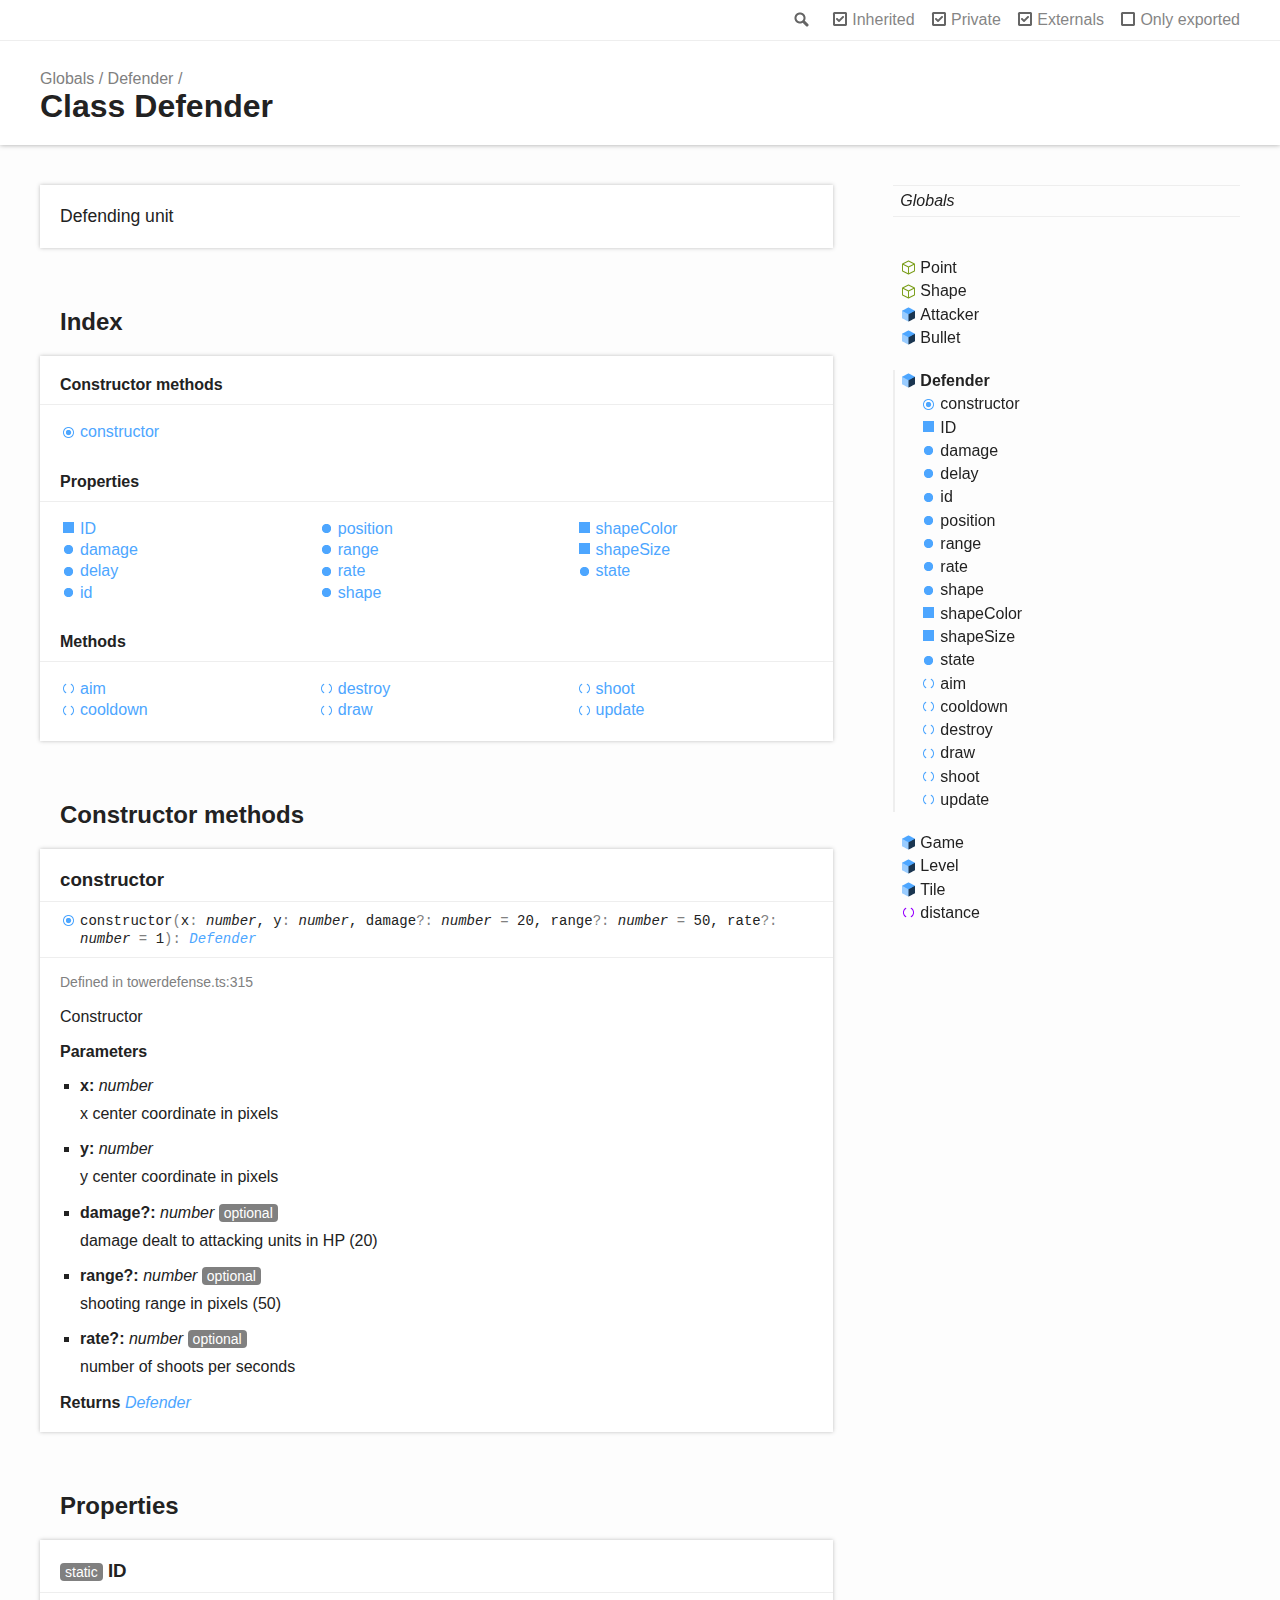
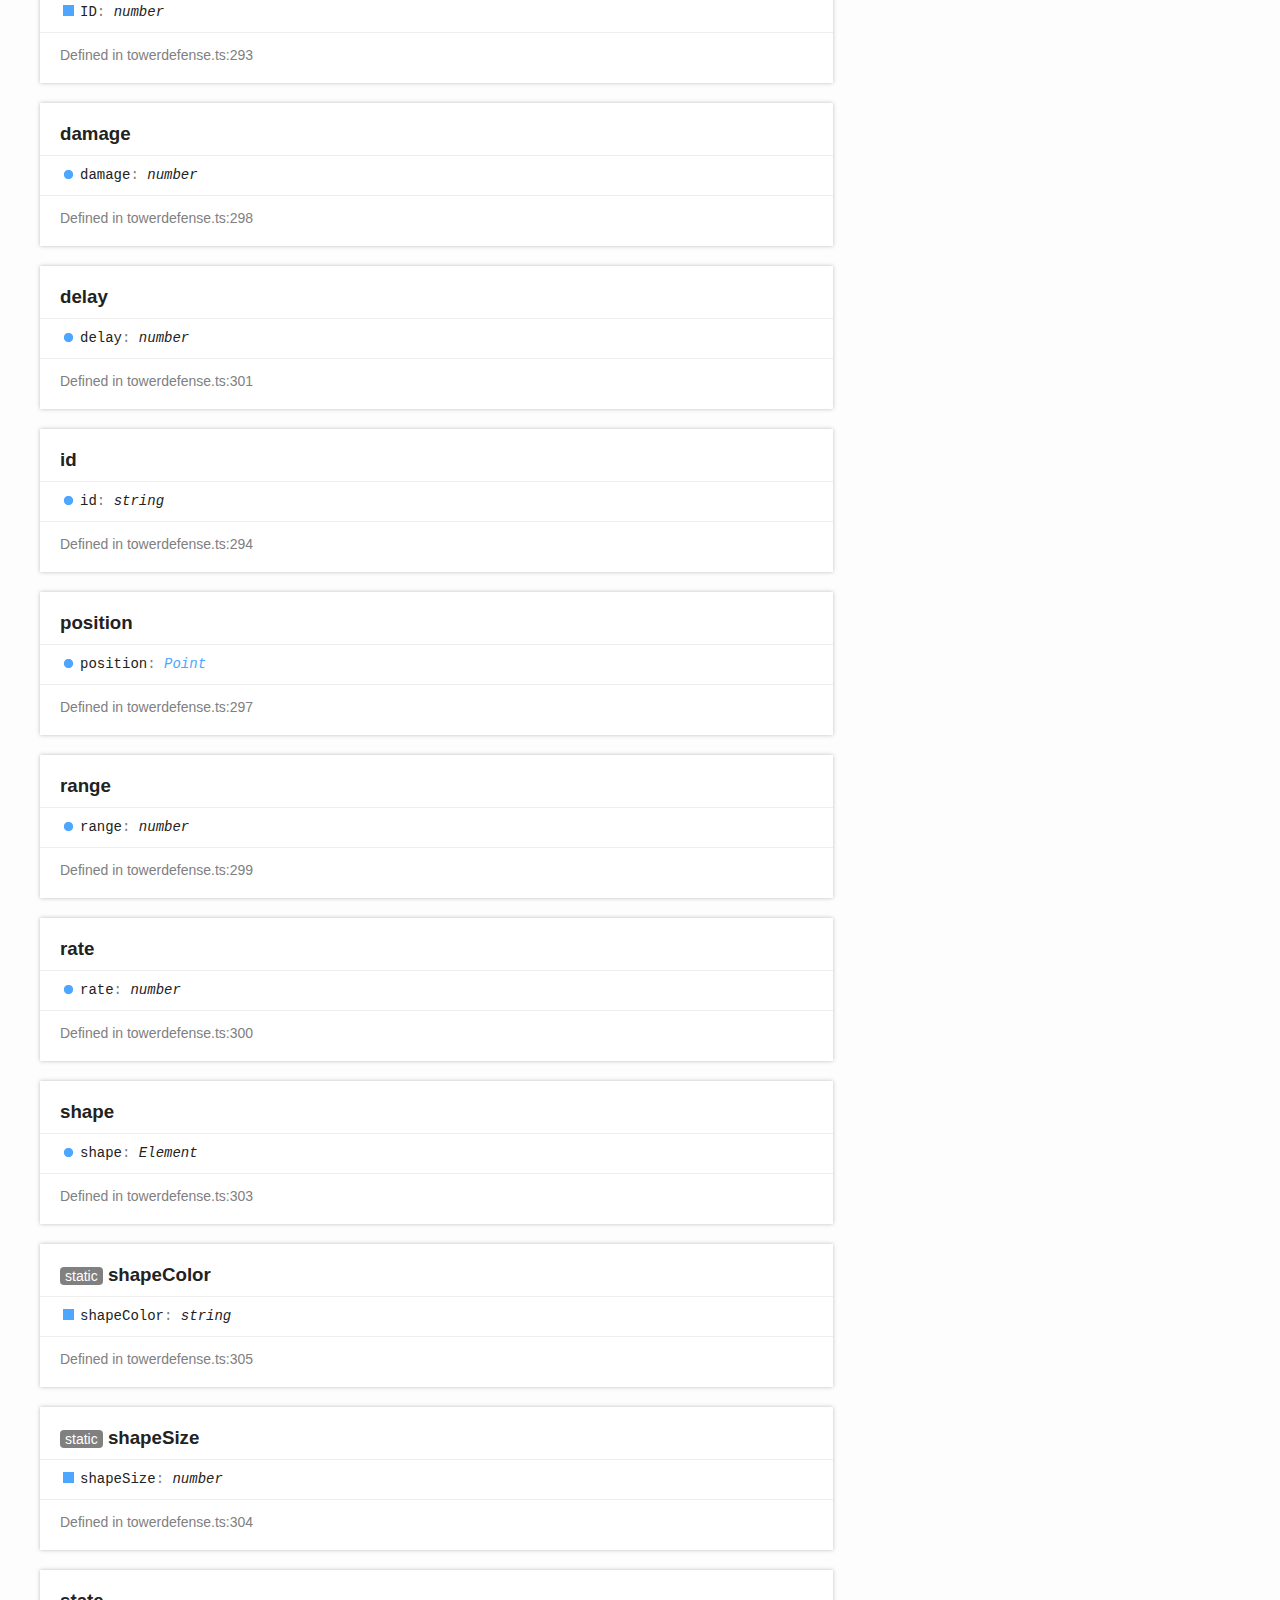
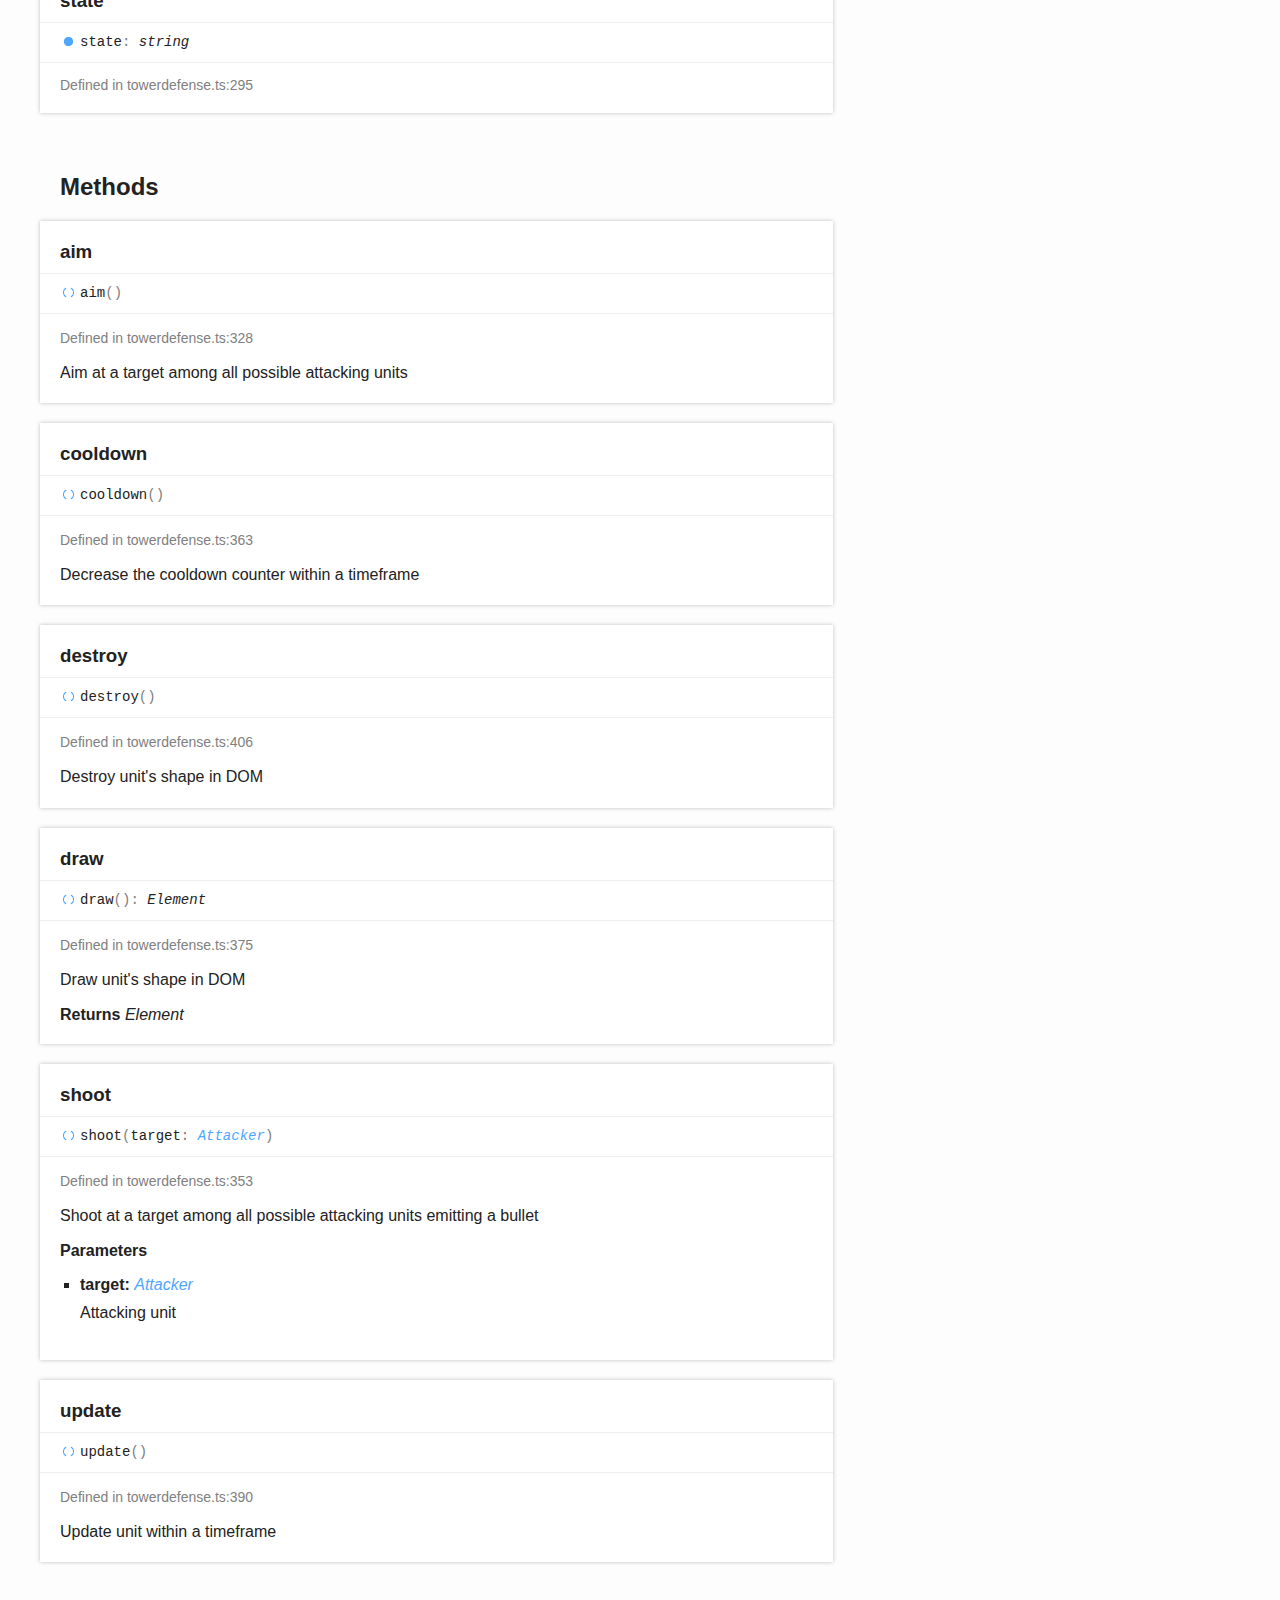
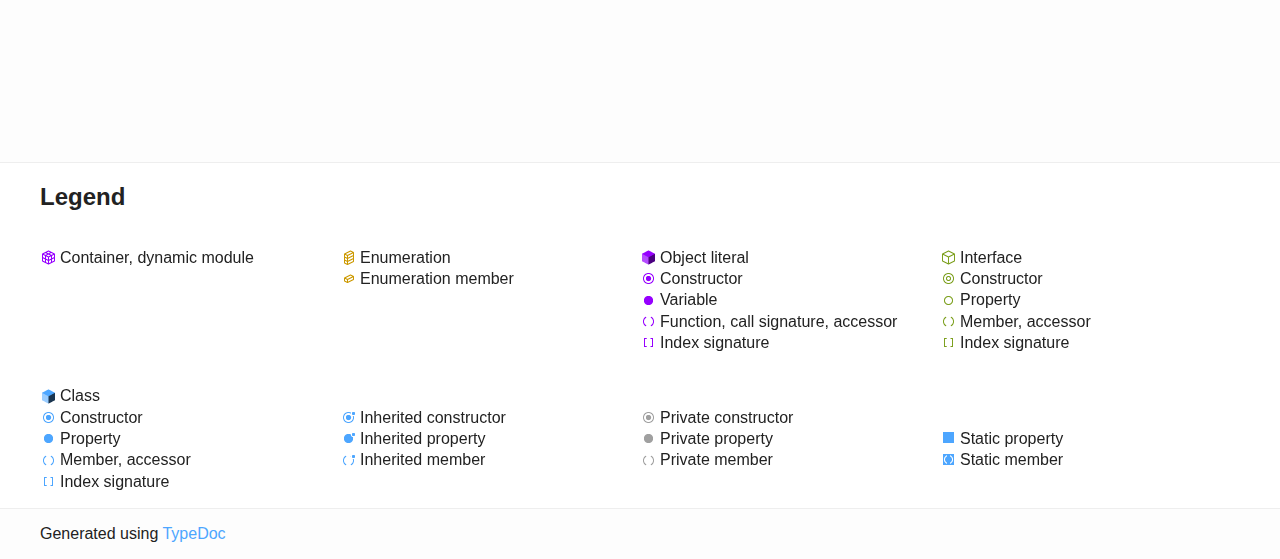
<file: doc/classes/defender.html>
﻿<!doctype html>
<html class="default no-js">
<head>
	<meta charset="utf-8">
	<meta http-equiv="X-UA-Compatible" content="IE=edge">
	<title>Defender | </title>
	<meta name="description" content="">
	<meta name="viewport" content="width=device-width, initial-scale=1">
	<link rel="stylesheet" href="../assets/css/main.css">
	<script src="../assets/js/modernizr.js"></script>
</head>
<body>
<header>
	<div class="tsd-page-toolbar">
		<div class="container">
			<div class="table-wrap">
				<div class="table-cell" id="tsd-search" data-index="../assets/js/search.js" data-base="..">
					<div class="field">
						<label for="tsd-search-field" class="tsd-widget search no-caption">Search</label>
						<input id="tsd-search-field" type="text" />
					</div>
					<ul class="results">
						<li class="state loading">Preparing search index...</li>
						<li class="state failure">The search index is not available</li>
					</ul>
					<a href="../index.html" class="title"></a>
				</div>
				<div class="table-cell" id="tsd-widgets">
					<div id="tsd-filter">
						<a href="#" class="tsd-widget options no-caption" data-toggle="options">Options</a>
						<div class="tsd-filter-group">
							<input type="checkbox" id="tsd-filter-inherited" checked />
							<label class="tsd-widget" for="tsd-filter-inherited">Inherited</label>
							<input type="checkbox" id="tsd-filter-private" checked />
							<label class="tsd-widget" for="tsd-filter-private">Private</label>
							<input type="checkbox" id="tsd-filter-externals" checked />
							<label class="tsd-widget" for="tsd-filter-externals">Externals</label>
							<input type="checkbox" id="tsd-filter-only-exported" />
							<label class="tsd-widget" for="tsd-filter-only-exported">Only exported</label>
						</div>
					</div>
					<a href="#" class="tsd-widget menu no-caption" data-toggle="menu">Menu</a>
				</div>
			</div>
		</div>
	</div>
	<div class="tsd-page-title">
		<div class="container">
			<ul class="tsd-breadcrumb">
				<li>
					<a href="../globals.html">Globals</a>
				</li>
				<li>
					<a href="defender.html">Defender</a>
				</li>
			</ul>
			<h1>Class Defender</h1>
		</div>
	</div>
</header>
<div class="container container-main">
	<div class="row">
		<div class="col-8 col-content">
			<section class="tsd-panel tsd-comment">
				<div class="tsd-comment tsd-typography">
					<div class="lead">
						<p>Defending unit</p>
					</div>
				</div>
			</section>
			<section class="tsd-panel-group tsd-index-group">
				<h2>Index</h2>
				<section class="tsd-panel tsd-index-panel">
					<div class="tsd-index-content">
						<section class="tsd-index-section tsd-is-not-exported">
							<h3>Constructor methods</h3>
							<ul class="tsd-index-list">
								<li class="tsd-kind-constructor-method tsd-parent-kind-class tsd-is-not-exported"><a href="defender.html#constructor" class="tsd-kind-icon">constructor</a></li>
							</ul>
						</section>
						<section class="tsd-index-section tsd-is-not-exported">
							<h3>Properties</h3>
							<ul class="tsd-index-list">
								<li class="tsd-kind-property tsd-parent-kind-class tsd-is-static tsd-is-not-exported"><a href="defender.html#static-id" class="tsd-kind-icon">ID</a></li>
								<li class="tsd-kind-property tsd-parent-kind-class tsd-is-not-exported"><a href="defender.html#damage" class="tsd-kind-icon">damage</a></li>
								<li class="tsd-kind-property tsd-parent-kind-class tsd-is-not-exported"><a href="defender.html#delay" class="tsd-kind-icon">delay</a></li>
								<li class="tsd-kind-property tsd-parent-kind-class tsd-is-not-exported"><a href="defender.html#id" class="tsd-kind-icon">id</a></li>
								<li class="tsd-kind-property tsd-parent-kind-class tsd-is-not-exported"><a href="defender.html#position" class="tsd-kind-icon">position</a></li>
								<li class="tsd-kind-property tsd-parent-kind-class tsd-is-not-exported"><a href="defender.html#range" class="tsd-kind-icon">range</a></li>
								<li class="tsd-kind-property tsd-parent-kind-class tsd-is-not-exported"><a href="defender.html#rate" class="tsd-kind-icon">rate</a></li>
								<li class="tsd-kind-property tsd-parent-kind-class tsd-is-not-exported"><a href="defender.html#shape" class="tsd-kind-icon">shape</a></li>
								<li class="tsd-kind-property tsd-parent-kind-class tsd-is-static tsd-is-not-exported"><a href="defender.html#static-shapecolor" class="tsd-kind-icon">shape<wbr>Color</a></li>
								<li class="tsd-kind-property tsd-parent-kind-class tsd-is-static tsd-is-not-exported"><a href="defender.html#static-shapesize" class="tsd-kind-icon">shape<wbr>Size</a></li>
								<li class="tsd-kind-property tsd-parent-kind-class tsd-is-not-exported"><a href="defender.html#state" class="tsd-kind-icon">state</a></li>
							</ul>
						</section>
						<section class="tsd-index-section tsd-is-not-exported">
							<h3>Methods</h3>
							<ul class="tsd-index-list">
								<li class="tsd-kind-method tsd-parent-kind-class tsd-is-not-exported"><a href="defender.html#aim" class="tsd-kind-icon">aim</a></li>
								<li class="tsd-kind-method tsd-parent-kind-class tsd-is-not-exported"><a href="defender.html#cooldown" class="tsd-kind-icon">cooldown</a></li>
								<li class="tsd-kind-method tsd-parent-kind-class tsd-is-not-exported"><a href="defender.html#destroy" class="tsd-kind-icon">destroy</a></li>
								<li class="tsd-kind-method tsd-parent-kind-class tsd-is-not-exported"><a href="defender.html#draw" class="tsd-kind-icon">draw</a></li>
								<li class="tsd-kind-method tsd-parent-kind-class tsd-is-not-exported"><a href="defender.html#shoot" class="tsd-kind-icon">shoot</a></li>
								<li class="tsd-kind-method tsd-parent-kind-class tsd-is-not-exported"><a href="defender.html#update" class="tsd-kind-icon">update</a></li>
							</ul>
						</section>
					</div>
				</section>
				</section>            <section class="tsd-panel-group tsd-member-group tsd-is-not-exported">
				<h2>Constructor methods</h2>
				<section class="tsd-panel tsd-member tsd-kind-constructor-method tsd-parent-kind-class tsd-is-not-exported">
					<a name="constructor" class="tsd-anchor"></a>
					<h3>constructor</h3>
					<ul class="tsd-signatures tsd-kind-constructor-method tsd-parent-kind-class tsd-is-not-exported">
						<li class="tsd-signature tsd-kind-icon">constructor<span class="tsd-signature-symbol">(</span>x<span class="tsd-signature-symbol">: </span><span class="tsd-signature-type">number</span>, y<span class="tsd-signature-symbol">: </span><span class="tsd-signature-type">number</span>, damage<span class="tsd-signature-symbol">?: </span><span class="tsd-signature-type">number</span><span class="tsd-signature-symbol"> =&nbsp;</span>20, range<span class="tsd-signature-symbol">?: </span><span class="tsd-signature-type">number</span><span class="tsd-signature-symbol"> =&nbsp;</span>50, rate<span class="tsd-signature-symbol">?: </span><span class="tsd-signature-type">number</span><span class="tsd-signature-symbol"> =&nbsp;</span>1<span class="tsd-signature-symbol">)</span><span class="tsd-signature-symbol">: </span><a href="defender.html" class="tsd-signature-type">Defender</a></li>
					</ul>
					<ul class="tsd-descriptions">
						<li class="tsd-description"><aside class="tsd-sources">
								<ul>
									<li>Defined in towerdefense.ts:315</li>
								</ul>
								</aside>        <div class="tsd-comment tsd-typography">
								<div class="lead">
									<p>Constructor</p>
								</div>
							</div>
							<h4 class="tsd-parameters-title">Parameters</h4>
							<ul class="tsd-parameters">
								<li>
									<h5>x:         <span class="tsd-signature-type">number</span></h5>
									<div class="tsd-comment tsd-typography">
										<div class="lead">
											<p>x center coordinate in pixels</p>
										</div>
									</div>
								</li>
								<li>
									<h5>y:         <span class="tsd-signature-type">number</span></h5>
									<div class="tsd-comment tsd-typography">
										<div class="lead">
											<p>y center coordinate in pixels</p>
										</div>
									</div>
								</li>
								<li>
									<h5>damage?:         <span class="tsd-signature-type">number</span> <span class="tsd-flag ts-flagoptional">optional</span></h5>
									<div class="tsd-comment tsd-typography">
										<div class="lead">
											<p>damage dealt to attacking units in HP (20)</p>
										</div>
									</div>
								</li>
								<li>
									<h5>range?:         <span class="tsd-signature-type">number</span> <span class="tsd-flag ts-flagoptional">optional</span></h5>
									<div class="tsd-comment tsd-typography">
										<div class="lead">
											<p>shooting range in pixels (50)</p>
										</div>
									</div>
								</li>
								<li>
									<h5>rate?:         <span class="tsd-signature-type">number</span> <span class="tsd-flag ts-flagoptional">optional</span></h5>
									<div class="tsd-comment tsd-typography">
										<div class="lead">
											<p>number of shoots per seconds</p>
										</div>
									</div>
								</li>
							</ul>
							<h4 class="tsd-returns-title">Returns         <a href="defender.html" class="tsd-signature-type">Defender</a>
							</h4>
						</li>
					</ul>
				</section></section>        <section class="tsd-panel-group tsd-member-group tsd-is-not-exported">
				<h2>Properties</h2>
				<section class="tsd-panel tsd-member tsd-kind-property tsd-parent-kind-class tsd-is-static tsd-is-not-exported">
					<a name="static-id" class="tsd-anchor"></a>
					<h3><span class="tsd-flag ts-flagstatic">static</span> ID</h3>
					<div class="tsd-signature tsd-kind-icon">ID<span class="tsd-signature-symbol">:</span>         <span class="tsd-signature-type">number</span></div>
					<aside class="tsd-sources">
						<ul>
							<li>Defined in towerdefense.ts:293</li>
						</ul>
					</aside>
					</section>            <section class="tsd-panel tsd-member tsd-kind-property tsd-parent-kind-class tsd-is-not-exported">
					<a name="damage" class="tsd-anchor"></a>
					<h3>damage</h3>
					<div class="tsd-signature tsd-kind-icon">damage<span class="tsd-signature-symbol">:</span>         <span class="tsd-signature-type">number</span></div>
					<aside class="tsd-sources">
						<ul>
							<li>Defined in towerdefense.ts:298</li>
						</ul>
					</aside>
					</section>            <section class="tsd-panel tsd-member tsd-kind-property tsd-parent-kind-class tsd-is-not-exported">
					<a name="delay" class="tsd-anchor"></a>
					<h3>delay</h3>
					<div class="tsd-signature tsd-kind-icon">delay<span class="tsd-signature-symbol">:</span>         <span class="tsd-signature-type">number</span></div>
					<aside class="tsd-sources">
						<ul>
							<li>Defined in towerdefense.ts:301</li>
						</ul>
					</aside>
					</section>            <section class="tsd-panel tsd-member tsd-kind-property tsd-parent-kind-class tsd-is-not-exported">
					<a name="id" class="tsd-anchor"></a>
					<h3>id</h3>
					<div class="tsd-signature tsd-kind-icon">id<span class="tsd-signature-symbol">:</span>         <span class="tsd-signature-type">string</span></div>
					<aside class="tsd-sources">
						<ul>
							<li>Defined in towerdefense.ts:294</li>
						</ul>
					</aside>
					</section>            <section class="tsd-panel tsd-member tsd-kind-property tsd-parent-kind-class tsd-is-not-exported">
					<a name="position" class="tsd-anchor"></a>
					<h3>position</h3>
					<div class="tsd-signature tsd-kind-icon">position<span class="tsd-signature-symbol">:</span>         <a href="../interfaces/point.html" class="tsd-signature-type">Point</a></div>
					<aside class="tsd-sources">
						<ul>
							<li>Defined in towerdefense.ts:297</li>
						</ul>
					</aside>
					</section>            <section class="tsd-panel tsd-member tsd-kind-property tsd-parent-kind-class tsd-is-not-exported">
					<a name="range" class="tsd-anchor"></a>
					<h3>range</h3>
					<div class="tsd-signature tsd-kind-icon">range<span class="tsd-signature-symbol">:</span>         <span class="tsd-signature-type">number</span></div>
					<aside class="tsd-sources">
						<ul>
							<li>Defined in towerdefense.ts:299</li>
						</ul>
					</aside>
					</section>            <section class="tsd-panel tsd-member tsd-kind-property tsd-parent-kind-class tsd-is-not-exported">
					<a name="rate" class="tsd-anchor"></a>
					<h3>rate</h3>
					<div class="tsd-signature tsd-kind-icon">rate<span class="tsd-signature-symbol">:</span>         <span class="tsd-signature-type">number</span></div>
					<aside class="tsd-sources">
						<ul>
							<li>Defined in towerdefense.ts:300</li>
						</ul>
					</aside>
					</section>            <section class="tsd-panel tsd-member tsd-kind-property tsd-parent-kind-class tsd-is-not-exported">
					<a name="shape" class="tsd-anchor"></a>
					<h3>shape</h3>
					<div class="tsd-signature tsd-kind-icon">shape<span class="tsd-signature-symbol">:</span>         <span class="tsd-signature-type">Element</span></div>
					<aside class="tsd-sources">
						<ul>
							<li>Defined in towerdefense.ts:303</li>
						</ul>
					</aside>
					</section>            <section class="tsd-panel tsd-member tsd-kind-property tsd-parent-kind-class tsd-is-static tsd-is-not-exported">
					<a name="static-shapecolor" class="tsd-anchor"></a>
					<h3><span class="tsd-flag ts-flagstatic">static</span> shape<wbr>Color</h3>
					<div class="tsd-signature tsd-kind-icon">shape<wbr>Color<span class="tsd-signature-symbol">:</span>         <span class="tsd-signature-type">string</span></div>
					<aside class="tsd-sources">
						<ul>
							<li>Defined in towerdefense.ts:305</li>
						</ul>
					</aside>
					</section>            <section class="tsd-panel tsd-member tsd-kind-property tsd-parent-kind-class tsd-is-static tsd-is-not-exported">
					<a name="static-shapesize" class="tsd-anchor"></a>
					<h3><span class="tsd-flag ts-flagstatic">static</span> shape<wbr>Size</h3>
					<div class="tsd-signature tsd-kind-icon">shape<wbr>Size<span class="tsd-signature-symbol">:</span>         <span class="tsd-signature-type">number</span></div>
					<aside class="tsd-sources">
						<ul>
							<li>Defined in towerdefense.ts:304</li>
						</ul>
					</aside>
					</section>            <section class="tsd-panel tsd-member tsd-kind-property tsd-parent-kind-class tsd-is-not-exported">
					<a name="state" class="tsd-anchor"></a>
					<h3>state</h3>
					<div class="tsd-signature tsd-kind-icon">state<span class="tsd-signature-symbol">:</span>         <span class="tsd-signature-type">string</span></div>
					<aside class="tsd-sources">
						<ul>
							<li>Defined in towerdefense.ts:295</li>
						</ul>
					</aside>
				</section></section>        <section class="tsd-panel-group tsd-member-group tsd-is-not-exported">
				<h2>Methods</h2>
				<section class="tsd-panel tsd-member tsd-kind-method tsd-parent-kind-class tsd-is-not-exported">
					<a name="aim" class="tsd-anchor"></a>
					<h3>aim</h3>
					<ul class="tsd-signatures tsd-kind-method tsd-parent-kind-class tsd-is-not-exported">
						<li class="tsd-signature tsd-kind-icon">aim<span class="tsd-signature-symbol">(</span><span class="tsd-signature-symbol">)</span></li>
					</ul>
					<ul class="tsd-descriptions">
						<li class="tsd-description"><aside class="tsd-sources">
								<ul>
									<li>Defined in towerdefense.ts:328</li>
								</ul>
								</aside>        <div class="tsd-comment tsd-typography">
								<div class="lead">
									<p>Aim at a target among all possible attacking units</p>
								</div>
							</div>
						</li>
					</ul>
					</section>            <section class="tsd-panel tsd-member tsd-kind-method tsd-parent-kind-class tsd-is-not-exported">
					<a name="cooldown" class="tsd-anchor"></a>
					<h3>cooldown</h3>
					<ul class="tsd-signatures tsd-kind-method tsd-parent-kind-class tsd-is-not-exported">
						<li class="tsd-signature tsd-kind-icon">cooldown<span class="tsd-signature-symbol">(</span><span class="tsd-signature-symbol">)</span></li>
					</ul>
					<ul class="tsd-descriptions">
						<li class="tsd-description"><aside class="tsd-sources">
								<ul>
									<li>Defined in towerdefense.ts:363</li>
								</ul>
								</aside>        <div class="tsd-comment tsd-typography">
								<div class="lead">
									<p>Decrease the cooldown counter within a timeframe</p>
								</div>
							</div>
						</li>
					</ul>
					</section>            <section class="tsd-panel tsd-member tsd-kind-method tsd-parent-kind-class tsd-is-not-exported">
					<a name="destroy" class="tsd-anchor"></a>
					<h3>destroy</h3>
					<ul class="tsd-signatures tsd-kind-method tsd-parent-kind-class tsd-is-not-exported">
						<li class="tsd-signature tsd-kind-icon">destroy<span class="tsd-signature-symbol">(</span><span class="tsd-signature-symbol">)</span></li>
					</ul>
					<ul class="tsd-descriptions">
						<li class="tsd-description"><aside class="tsd-sources">
								<ul>
									<li>Defined in towerdefense.ts:406</li>
								</ul>
								</aside>        <div class="tsd-comment tsd-typography">
								<div class="lead">
									<p>Destroy unit&#39;s shape in DOM</p>
								</div>
							</div>
						</li>
					</ul>
					</section>            <section class="tsd-panel tsd-member tsd-kind-method tsd-parent-kind-class tsd-is-not-exported">
					<a name="draw" class="tsd-anchor"></a>
					<h3>draw</h3>
					<ul class="tsd-signatures tsd-kind-method tsd-parent-kind-class tsd-is-not-exported">
						<li class="tsd-signature tsd-kind-icon">draw<span class="tsd-signature-symbol">(</span><span class="tsd-signature-symbol">)</span><span class="tsd-signature-symbol">: </span><span class="tsd-signature-type">Element</span></li>
					</ul>
					<ul class="tsd-descriptions">
						<li class="tsd-description"><aside class="tsd-sources">
								<ul>
									<li>Defined in towerdefense.ts:375</li>
								</ul>
								</aside>        <div class="tsd-comment tsd-typography">
								<div class="lead">
									<p>Draw unit&#39;s shape in DOM</p>
								</div>
							</div>
							<h4 class="tsd-returns-title">Returns         <span class="tsd-signature-type">Element</span>
							</h4>
						</li>
					</ul>
					</section>            <section class="tsd-panel tsd-member tsd-kind-method tsd-parent-kind-class tsd-is-not-exported">
					<a name="shoot" class="tsd-anchor"></a>
					<h3>shoot</h3>
					<ul class="tsd-signatures tsd-kind-method tsd-parent-kind-class tsd-is-not-exported">
						<li class="tsd-signature tsd-kind-icon">shoot<span class="tsd-signature-symbol">(</span>target<span class="tsd-signature-symbol">: </span><a href="attacker.html" class="tsd-signature-type">Attacker</a><span class="tsd-signature-symbol">)</span></li>
					</ul>
					<ul class="tsd-descriptions">
						<li class="tsd-description"><aside class="tsd-sources">
								<ul>
									<li>Defined in towerdefense.ts:353</li>
								</ul>
								</aside>        <div class="tsd-comment tsd-typography">
								<div class="lead">
									<p>Shoot at a target among all possible attacking units
									emitting a bullet</p>
								</div>
							</div>
							<h4 class="tsd-parameters-title">Parameters</h4>
							<ul class="tsd-parameters">
								<li>
									<h5>target:         <a href="attacker.html" class="tsd-signature-type">Attacker</a></h5>
									<div class="tsd-comment tsd-typography">
										<div class="lead">
											<p>Attacking unit</p>
										</div>
									</div>
								</li>
							</ul>
						</li>
					</ul>
					</section>            <section class="tsd-panel tsd-member tsd-kind-method tsd-parent-kind-class tsd-is-not-exported">
					<a name="update" class="tsd-anchor"></a>
					<h3>update</h3>
					<ul class="tsd-signatures tsd-kind-method tsd-parent-kind-class tsd-is-not-exported">
						<li class="tsd-signature tsd-kind-icon">update<span class="tsd-signature-symbol">(</span><span class="tsd-signature-symbol">)</span></li>
					</ul>
					<ul class="tsd-descriptions">
						<li class="tsd-description"><aside class="tsd-sources">
								<ul>
									<li>Defined in towerdefense.ts:390</li>
								</ul>
								</aside>        <div class="tsd-comment tsd-typography">
								<div class="lead">
									<p>Update unit within a timeframe</p>
								</div>
							</div>
						</li>
					</ul>
			</section></section>
		</div>
		<div class="col-4 col-menu menu-sticky-wrap menu-highlight">
			<nav class="tsd-navigation primary">
				<ul>
					<li class="globals  ">
						<a href="../globals.html"><em>Globals</em></a>
					</li>
				</ul>
			</nav>
			<nav class="tsd-navigation secondary menu-sticky">
				<ul class="before-current">
					<li class=" tsd-kind-interface tsd-is-not-exported">
						<a href="../interfaces/point.html" class="tsd-kind-icon">Point</a>
					</li>
					<li class=" tsd-kind-interface tsd-is-not-exported">
						<a href="../interfaces/shape.html" class="tsd-kind-icon">Shape</a>
					</li>
					<li class=" tsd-kind-class tsd-is-not-exported">
						<a href="attacker.html" class="tsd-kind-icon">Attacker</a>
					</li>
					<li class=" tsd-kind-class tsd-is-not-exported">
						<a href="bullet.html" class="tsd-kind-icon">Bullet</a>
					</li>
				</ul>
				<ul class="current">
					<li class="current tsd-kind-class tsd-is-not-exported">
						<a href="defender.html" class="tsd-kind-icon">Defender</a>
						<ul>
							<li class=" tsd-kind-constructor-method tsd-parent-kind-class tsd-is-not-exported">
								<a href="defender.html#constructor" class="tsd-kind-icon">constructor</a>
							</li>
							<li class=" tsd-kind-property tsd-parent-kind-class tsd-is-static tsd-is-not-exported">
								<a href="defender.html#static-id" class="tsd-kind-icon">ID</a>
							</li>
							<li class=" tsd-kind-property tsd-parent-kind-class tsd-is-not-exported">
								<a href="defender.html#damage" class="tsd-kind-icon">damage</a>
							</li>
							<li class=" tsd-kind-property tsd-parent-kind-class tsd-is-not-exported">
								<a href="defender.html#delay" class="tsd-kind-icon">delay</a>
							</li>
							<li class=" tsd-kind-property tsd-parent-kind-class tsd-is-not-exported">
								<a href="defender.html#id" class="tsd-kind-icon">id</a>
							</li>
							<li class=" tsd-kind-property tsd-parent-kind-class tsd-is-not-exported">
								<a href="defender.html#position" class="tsd-kind-icon">position</a>
							</li>
							<li class=" tsd-kind-property tsd-parent-kind-class tsd-is-not-exported">
								<a href="defender.html#range" class="tsd-kind-icon">range</a>
							</li>
							<li class=" tsd-kind-property tsd-parent-kind-class tsd-is-not-exported">
								<a href="defender.html#rate" class="tsd-kind-icon">rate</a>
							</li>
							<li class=" tsd-kind-property tsd-parent-kind-class tsd-is-not-exported">
								<a href="defender.html#shape" class="tsd-kind-icon">shape</a>
							</li>
							<li class=" tsd-kind-property tsd-parent-kind-class tsd-is-static tsd-is-not-exported">
								<a href="defender.html#static-shapecolor" class="tsd-kind-icon">shape<wbr>Color</a>
							</li>
							<li class=" tsd-kind-property tsd-parent-kind-class tsd-is-static tsd-is-not-exported">
								<a href="defender.html#static-shapesize" class="tsd-kind-icon">shape<wbr>Size</a>
							</li>
							<li class=" tsd-kind-property tsd-parent-kind-class tsd-is-not-exported">
								<a href="defender.html#state" class="tsd-kind-icon">state</a>
							</li>
							<li class=" tsd-kind-method tsd-parent-kind-class tsd-is-not-exported">
								<a href="defender.html#aim" class="tsd-kind-icon">aim</a>
							</li>
							<li class=" tsd-kind-method tsd-parent-kind-class tsd-is-not-exported">
								<a href="defender.html#cooldown" class="tsd-kind-icon">cooldown</a>
							</li>
							<li class=" tsd-kind-method tsd-parent-kind-class tsd-is-not-exported">
								<a href="defender.html#destroy" class="tsd-kind-icon">destroy</a>
							</li>
							<li class=" tsd-kind-method tsd-parent-kind-class tsd-is-not-exported">
								<a href="defender.html#draw" class="tsd-kind-icon">draw</a>
							</li>
							<li class=" tsd-kind-method tsd-parent-kind-class tsd-is-not-exported">
								<a href="defender.html#shoot" class="tsd-kind-icon">shoot</a>
							</li>
							<li class=" tsd-kind-method tsd-parent-kind-class tsd-is-not-exported">
								<a href="defender.html#update" class="tsd-kind-icon">update</a>
							</li>
						</ul>
					</li>
				</ul>
				<ul class="after-current">
					<li class=" tsd-kind-class tsd-is-not-exported">
						<a href="game.html" class="tsd-kind-icon">Game</a>
					</li>
					<li class=" tsd-kind-class tsd-is-not-exported">
						<a href="level.html" class="tsd-kind-icon">Level</a>
					</li>
					<li class=" tsd-kind-class tsd-is-not-exported">
						<a href="tile.html" class="tsd-kind-icon">Tile</a>
					</li>
					<li class=" tsd-kind-function tsd-is-not-exported">
						<a href="../globals.html#distance" class="tsd-kind-icon">distance</a>
					</li>
				</ul>
			</nav>
		</div>
	</div>
</div>
<footer class="with-border-bottom">
	<div class="container">
		<h2>Legend</h2>
		<div class="tsd-legend-group">
			<ul class="tsd-legend">
				<li class="tsd-kind-container"><span class="tsd-kind-icon">Container, dynamic module</span></li>
			</ul>
			<ul class="tsd-legend">
				<li class="tsd-kind-enum"><span class="tsd-kind-icon">Enumeration</span></li>
				<li class="tsd-kind-enum-member"><span class="tsd-kind-icon">Enumeration member</span></li>
			</ul>
			<ul class="tsd-legend">
				<li class="tsd-kind-object-literal"><span class="tsd-kind-icon">Object literal</span></li>
				<li class="tsd-kind-construct-signature"><span class="tsd-kind-icon">Constructor</span></li>
				<li class="tsd-kind-property"><span class="tsd-kind-icon">Variable</span></li>
				<li class="tsd-kind-call-signature"><span class="tsd-kind-icon">Function, call signature, accessor</span></li>
				<li class="tsd-kind-index-signature"><span class="tsd-kind-icon">Index signature</span></li>
			</ul>
			<ul class="tsd-legend">
				<li class="tsd-kind-interface"><span class="tsd-kind-icon">Interface</span></li>
				<li class="tsd-kind-construct-signature tsd-parent-kind-interface"><span class="tsd-kind-icon">Constructor</span></li>
				<li class="tsd-kind-property tsd-parent-kind-interface"><span class="tsd-kind-icon">Property</span></li>
				<li class="tsd-kind-call-signature tsd-parent-kind-interface"><span class="tsd-kind-icon">Member, accessor</span></li>
				<li class="tsd-kind-index-signature tsd-parent-kind-interface"><span class="tsd-kind-icon">Index signature</span></li>
			</ul>
			<ul class="tsd-legend">
				<li class="tsd-kind-class"><span class="tsd-kind-icon">Class</span></li>
				<li class="tsd-kind-construct-signature tsd-parent-kind-class"><span class="tsd-kind-icon">Constructor</span></li>
				<li class="tsd-kind-property tsd-parent-kind-class"><span class="tsd-kind-icon">Property</span></li>
				<li class="tsd-kind-call-signature tsd-parent-kind-class"><span class="tsd-kind-icon">Member, accessor</span></li>
				<li class="tsd-kind-index-signature tsd-parent-kind-class"><span class="tsd-kind-icon">Index signature</span></li>
			</ul>
			<ul class="tsd-legend">
				<li>&nbsp;</li>
				<li class="tsd-kind-construct-signature tsd-parent-kind-class tsd-is-inherited"><span class="tsd-kind-icon">Inherited constructor</span></li>
				<li class="tsd-kind-property tsd-parent-kind-class tsd-is-inherited"><span class="tsd-kind-icon">Inherited property</span></li>
				<li class="tsd-kind-call-signature tsd-parent-kind-class tsd-is-inherited"><span class="tsd-kind-icon">Inherited member</span></li>
			</ul>
			<ul class="tsd-legend">
				<li>&nbsp;</li>
				<li class="tsd-kind-construct-signature tsd-parent-kind-class tsd-is-private"><span class="tsd-kind-icon">Private constructor</span></li>
				<li class="tsd-kind-property tsd-parent-kind-class tsd-is-private"><span class="tsd-kind-icon">Private property</span></li>
				<li class="tsd-kind-call-signature tsd-parent-kind-class tsd-is-private"><span class="tsd-kind-icon">Private member</span></li>
			</ul>
			<ul class="tsd-legend">
				<li>&nbsp;</li>
				<li>&nbsp;</li>
				<li class="tsd-kind-property tsd-parent-kind-class tsd-is-static"><span class="tsd-kind-icon">Static property</span></li>
				<li class="tsd-kind-call-signature tsd-parent-kind-class tsd-is-static"><span class="tsd-kind-icon">Static member</span></li>
			</ul>
		</div>
	</div>
</footer>
<div class="container tsd-generator">
	<p>Generated using <a href="http://typedoc.io" target="_blank">TypeDoc</a></p>
</div>
<div class="overlay"></div>
<script src="../assets/js/main.js"></script>
<script>if (location.protocol == 'file:') document.write('<script src="../assets/js/search.js"><' + '/script>');</script>
</body>
</html>
</file>
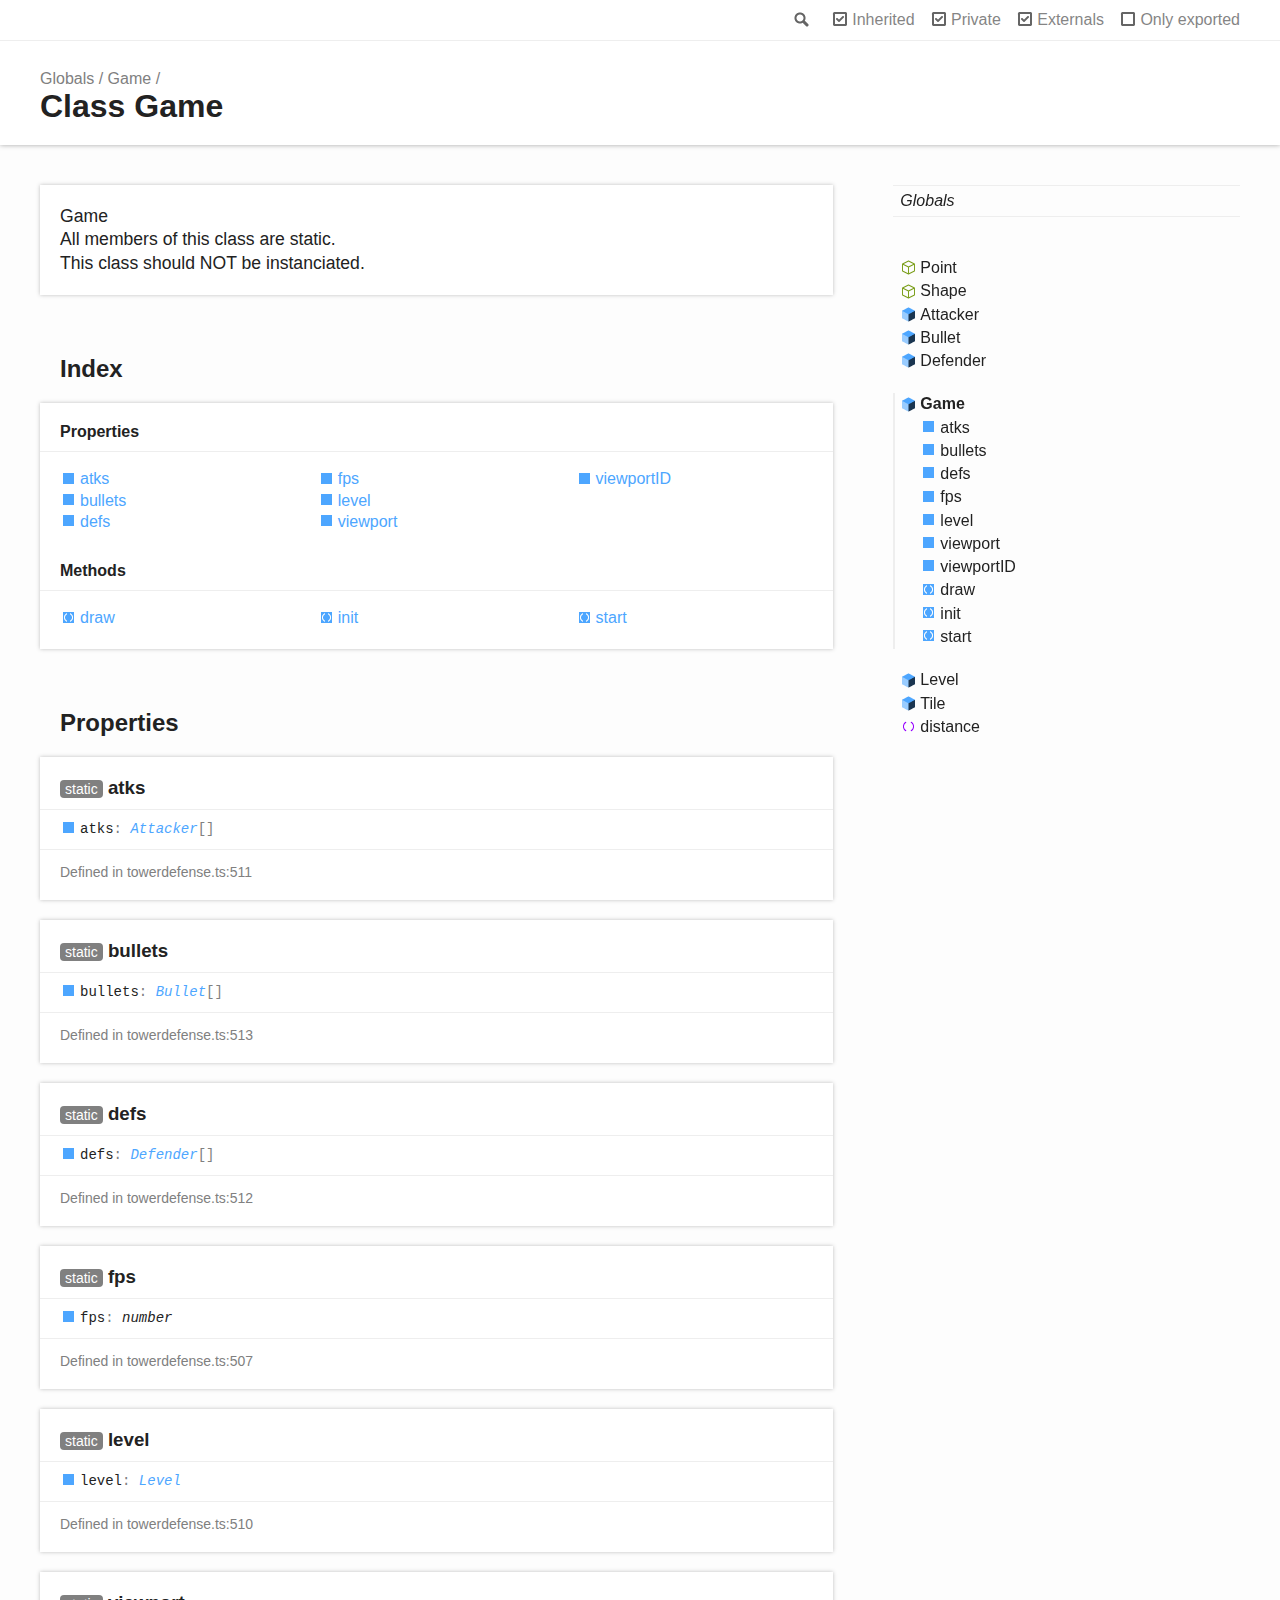
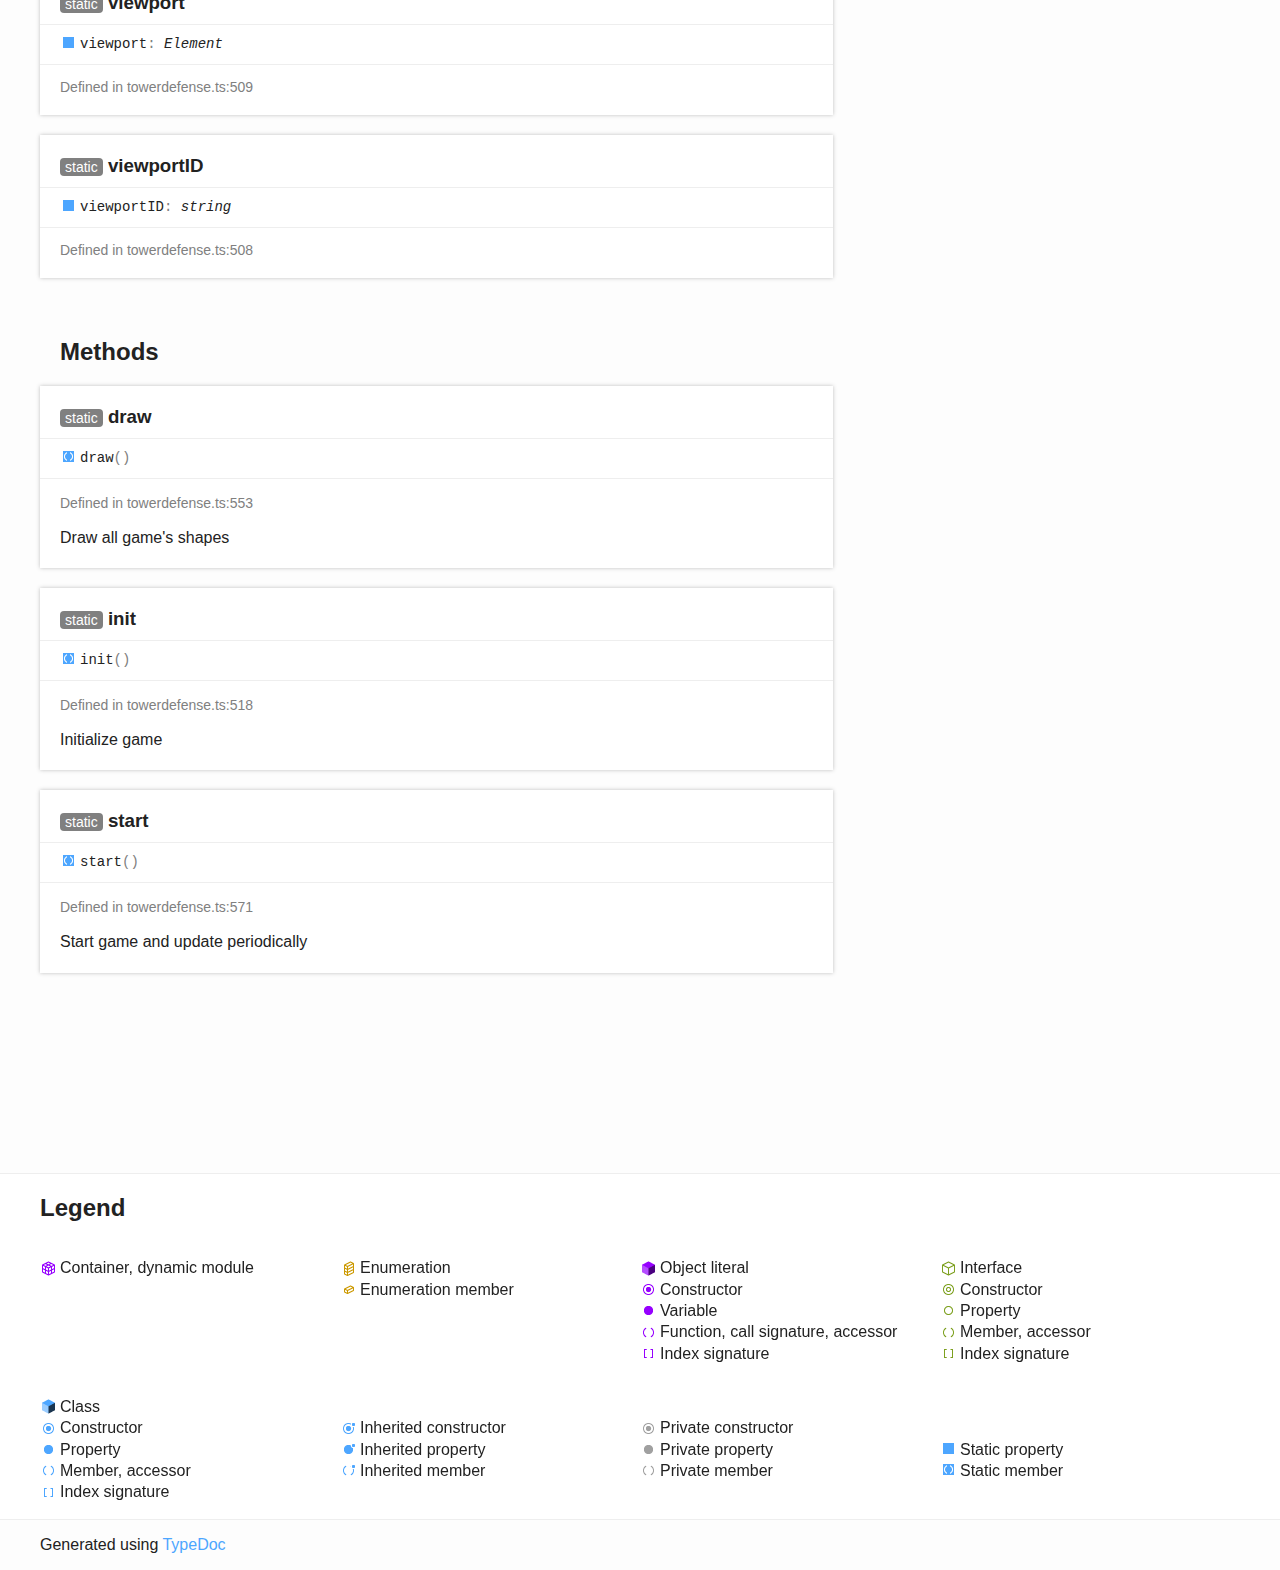
<file: doc/classes/game.html>
﻿<!doctype html>
<html class="default no-js">
<head>
	<meta charset="utf-8">
	<meta http-equiv="X-UA-Compatible" content="IE=edge">
	<title>Game | </title>
	<meta name="description" content="">
	<meta name="viewport" content="width=device-width, initial-scale=1">
	<link rel="stylesheet" href="../assets/css/main.css">
	<script src="../assets/js/modernizr.js"></script>
</head>
<body>
<header>
	<div class="tsd-page-toolbar">
		<div class="container">
			<div class="table-wrap">
				<div class="table-cell" id="tsd-search" data-index="../assets/js/search.js" data-base="..">
					<div class="field">
						<label for="tsd-search-field" class="tsd-widget search no-caption">Search</label>
						<input id="tsd-search-field" type="text" />
					</div>
					<ul class="results">
						<li class="state loading">Preparing search index...</li>
						<li class="state failure">The search index is not available</li>
					</ul>
					<a href="../index.html" class="title"></a>
				</div>
				<div class="table-cell" id="tsd-widgets">
					<div id="tsd-filter">
						<a href="#" class="tsd-widget options no-caption" data-toggle="options">Options</a>
						<div class="tsd-filter-group">
							<input type="checkbox" id="tsd-filter-inherited" checked />
							<label class="tsd-widget" for="tsd-filter-inherited">Inherited</label>
							<input type="checkbox" id="tsd-filter-private" checked />
							<label class="tsd-widget" for="tsd-filter-private">Private</label>
							<input type="checkbox" id="tsd-filter-externals" checked />
							<label class="tsd-widget" for="tsd-filter-externals">Externals</label>
							<input type="checkbox" id="tsd-filter-only-exported" />
							<label class="tsd-widget" for="tsd-filter-only-exported">Only exported</label>
						</div>
					</div>
					<a href="#" class="tsd-widget menu no-caption" data-toggle="menu">Menu</a>
				</div>
			</div>
		</div>
	</div>
	<div class="tsd-page-title">
		<div class="container">
			<ul class="tsd-breadcrumb">
				<li>
					<a href="../globals.html">Globals</a>
				</li>
				<li>
					<a href="game.html">Game</a>
				</li>
			</ul>
			<h1>Class Game</h1>
		</div>
	</div>
</header>
<div class="container container-main">
	<div class="row">
		<div class="col-8 col-content">
			<section class="tsd-panel tsd-comment">
				<div class="tsd-comment tsd-typography">
					<div class="lead">
						<p>Game
							<br/>All members of this class are static.
						<br/>This class should NOT be instanciated.</p>
					</div>
				</div>
			</section>
			<section class="tsd-panel-group tsd-index-group">
				<h2>Index</h2>
				<section class="tsd-panel tsd-index-panel">
					<div class="tsd-index-content">
						<section class="tsd-index-section tsd-is-not-exported">
							<h3>Properties</h3>
							<ul class="tsd-index-list">
								<li class="tsd-kind-property tsd-parent-kind-class tsd-is-static tsd-is-not-exported"><a href="game.html#static-atks" class="tsd-kind-icon">atks</a></li>
								<li class="tsd-kind-property tsd-parent-kind-class tsd-is-static tsd-is-not-exported"><a href="game.html#static-bullets" class="tsd-kind-icon">bullets</a></li>
								<li class="tsd-kind-property tsd-parent-kind-class tsd-is-static tsd-is-not-exported"><a href="game.html#static-defs" class="tsd-kind-icon">defs</a></li>
								<li class="tsd-kind-property tsd-parent-kind-class tsd-is-static tsd-is-not-exported"><a href="game.html#static-fps" class="tsd-kind-icon">fps</a></li>
								<li class="tsd-kind-property tsd-parent-kind-class tsd-is-static tsd-is-not-exported"><a href="game.html#static-level" class="tsd-kind-icon">level</a></li>
								<li class="tsd-kind-property tsd-parent-kind-class tsd-is-static tsd-is-not-exported"><a href="game.html#static-viewport" class="tsd-kind-icon">viewport</a></li>
								<li class="tsd-kind-property tsd-parent-kind-class tsd-is-static tsd-is-not-exported"><a href="game.html#static-viewportid" class="tsd-kind-icon">viewportID</a></li>
							</ul>
						</section>
						<section class="tsd-index-section tsd-is-not-exported">
							<h3>Methods</h3>
							<ul class="tsd-index-list">
								<li class="tsd-kind-method tsd-parent-kind-class tsd-is-static tsd-is-not-exported"><a href="game.html#static-draw" class="tsd-kind-icon">draw</a></li>
								<li class="tsd-kind-method tsd-parent-kind-class tsd-is-static tsd-is-not-exported"><a href="game.html#static-init" class="tsd-kind-icon">init</a></li>
								<li class="tsd-kind-method tsd-parent-kind-class tsd-is-static tsd-is-not-exported"><a href="game.html#static-start" class="tsd-kind-icon">start</a></li>
							</ul>
						</section>
					</div>
				</section>
				</section>            <section class="tsd-panel-group tsd-member-group tsd-is-not-exported">
				<h2>Properties</h2>
				<section class="tsd-panel tsd-member tsd-kind-property tsd-parent-kind-class tsd-is-static tsd-is-not-exported">
					<a name="static-atks" class="tsd-anchor"></a>
					<h3><span class="tsd-flag ts-flagstatic">static</span> atks</h3>
					<div class="tsd-signature tsd-kind-icon">atks<span class="tsd-signature-symbol">:</span>         <a href="attacker.html" class="tsd-signature-type">Attacker</a><span class="tsd-signature-symbol">[]</span></div>
					<aside class="tsd-sources">
						<ul>
							<li>Defined in towerdefense.ts:511</li>
						</ul>
					</aside>
					</section>            <section class="tsd-panel tsd-member tsd-kind-property tsd-parent-kind-class tsd-is-static tsd-is-not-exported">
					<a name="static-bullets" class="tsd-anchor"></a>
					<h3><span class="tsd-flag ts-flagstatic">static</span> bullets</h3>
					<div class="tsd-signature tsd-kind-icon">bullets<span class="tsd-signature-symbol">:</span>         <a href="bullet.html" class="tsd-signature-type">Bullet</a><span class="tsd-signature-symbol">[]</span></div>
					<aside class="tsd-sources">
						<ul>
							<li>Defined in towerdefense.ts:513</li>
						</ul>
					</aside>
					</section>            <section class="tsd-panel tsd-member tsd-kind-property tsd-parent-kind-class tsd-is-static tsd-is-not-exported">
					<a name="static-defs" class="tsd-anchor"></a>
					<h3><span class="tsd-flag ts-flagstatic">static</span> defs</h3>
					<div class="tsd-signature tsd-kind-icon">defs<span class="tsd-signature-symbol">:</span>         <a href="defender.html" class="tsd-signature-type">Defender</a><span class="tsd-signature-symbol">[]</span></div>
					<aside class="tsd-sources">
						<ul>
							<li>Defined in towerdefense.ts:512</li>
						</ul>
					</aside>
					</section>            <section class="tsd-panel tsd-member tsd-kind-property tsd-parent-kind-class tsd-is-static tsd-is-not-exported">
					<a name="static-fps" class="tsd-anchor"></a>
					<h3><span class="tsd-flag ts-flagstatic">static</span> fps</h3>
					<div class="tsd-signature tsd-kind-icon">fps<span class="tsd-signature-symbol">:</span>         <span class="tsd-signature-type">number</span></div>
					<aside class="tsd-sources">
						<ul>
							<li>Defined in towerdefense.ts:507</li>
						</ul>
					</aside>
					</section>            <section class="tsd-panel tsd-member tsd-kind-property tsd-parent-kind-class tsd-is-static tsd-is-not-exported">
					<a name="static-level" class="tsd-anchor"></a>
					<h3><span class="tsd-flag ts-flagstatic">static</span> level</h3>
					<div class="tsd-signature tsd-kind-icon">level<span class="tsd-signature-symbol">:</span>         <a href="level.html" class="tsd-signature-type">Level</a></div>
					<aside class="tsd-sources">
						<ul>
							<li>Defined in towerdefense.ts:510</li>
						</ul>
					</aside>
					</section>            <section class="tsd-panel tsd-member tsd-kind-property tsd-parent-kind-class tsd-is-static tsd-is-not-exported">
					<a name="static-viewport" class="tsd-anchor"></a>
					<h3><span class="tsd-flag ts-flagstatic">static</span> viewport</h3>
					<div class="tsd-signature tsd-kind-icon">viewport<span class="tsd-signature-symbol">:</span>         <span class="tsd-signature-type">Element</span></div>
					<aside class="tsd-sources">
						<ul>
							<li>Defined in towerdefense.ts:509</li>
						</ul>
					</aside>
					</section>            <section class="tsd-panel tsd-member tsd-kind-property tsd-parent-kind-class tsd-is-static tsd-is-not-exported">
					<a name="static-viewportid" class="tsd-anchor"></a>
					<h3><span class="tsd-flag ts-flagstatic">static</span> viewportID</h3>
					<div class="tsd-signature tsd-kind-icon">viewportID<span class="tsd-signature-symbol">:</span>         <span class="tsd-signature-type">string</span></div>
					<aside class="tsd-sources">
						<ul>
							<li>Defined in towerdefense.ts:508</li>
						</ul>
					</aside>
				</section></section>        <section class="tsd-panel-group tsd-member-group tsd-is-not-exported">
				<h2>Methods</h2>
				<section class="tsd-panel tsd-member tsd-kind-method tsd-parent-kind-class tsd-is-static tsd-is-not-exported">
					<a name="static-draw" class="tsd-anchor"></a>
					<h3><span class="tsd-flag ts-flagstatic">static</span> draw</h3>
					<ul class="tsd-signatures tsd-kind-method tsd-parent-kind-class tsd-is-static tsd-is-not-exported">
						<li class="tsd-signature tsd-kind-icon">draw<span class="tsd-signature-symbol">(</span><span class="tsd-signature-symbol">)</span></li>
					</ul>
					<ul class="tsd-descriptions">
						<li class="tsd-description"><aside class="tsd-sources">
								<ul>
									<li>Defined in towerdefense.ts:553</li>
								</ul>
								</aside>        <div class="tsd-comment tsd-typography">
								<div class="lead">
									<p>Draw all game&#39;s shapes</p>
								</div>
							</div>
						</li>
					</ul>
					</section>            <section class="tsd-panel tsd-member tsd-kind-method tsd-parent-kind-class tsd-is-static tsd-is-not-exported">
					<a name="static-init" class="tsd-anchor"></a>
					<h3><span class="tsd-flag ts-flagstatic">static</span> init</h3>
					<ul class="tsd-signatures tsd-kind-method tsd-parent-kind-class tsd-is-static tsd-is-not-exported">
						<li class="tsd-signature tsd-kind-icon">init<span class="tsd-signature-symbol">(</span><span class="tsd-signature-symbol">)</span></li>
					</ul>
					<ul class="tsd-descriptions">
						<li class="tsd-description"><aside class="tsd-sources">
								<ul>
									<li>Defined in towerdefense.ts:518</li>
								</ul>
								</aside>        <div class="tsd-comment tsd-typography">
								<div class="lead">
									<p>Initialize game</p>
								</div>
							</div>
						</li>
					</ul>
					</section>            <section class="tsd-panel tsd-member tsd-kind-method tsd-parent-kind-class tsd-is-static tsd-is-not-exported">
					<a name="static-start" class="tsd-anchor"></a>
					<h3><span class="tsd-flag ts-flagstatic">static</span> start</h3>
					<ul class="tsd-signatures tsd-kind-method tsd-parent-kind-class tsd-is-static tsd-is-not-exported">
						<li class="tsd-signature tsd-kind-icon">start<span class="tsd-signature-symbol">(</span><span class="tsd-signature-symbol">)</span></li>
					</ul>
					<ul class="tsd-descriptions">
						<li class="tsd-description"><aside class="tsd-sources">
								<ul>
									<li>Defined in towerdefense.ts:571</li>
								</ul>
								</aside>        <div class="tsd-comment tsd-typography">
								<div class="lead">
									<p>Start game and update periodically</p>
								</div>
							</div>
						</li>
					</ul>
			</section></section>
		</div>
		<div class="col-4 col-menu menu-sticky-wrap menu-highlight">
			<nav class="tsd-navigation primary">
				<ul>
					<li class="globals  ">
						<a href="../globals.html"><em>Globals</em></a>
					</li>
				</ul>
			</nav>
			<nav class="tsd-navigation secondary menu-sticky">
				<ul class="before-current">
					<li class=" tsd-kind-interface tsd-is-not-exported">
						<a href="../interfaces/point.html" class="tsd-kind-icon">Point</a>
					</li>
					<li class=" tsd-kind-interface tsd-is-not-exported">
						<a href="../interfaces/shape.html" class="tsd-kind-icon">Shape</a>
					</li>
					<li class=" tsd-kind-class tsd-is-not-exported">
						<a href="attacker.html" class="tsd-kind-icon">Attacker</a>
					</li>
					<li class=" tsd-kind-class tsd-is-not-exported">
						<a href="bullet.html" class="tsd-kind-icon">Bullet</a>
					</li>
					<li class=" tsd-kind-class tsd-is-not-exported">
						<a href="defender.html" class="tsd-kind-icon">Defender</a>
					</li>
				</ul>
				<ul class="current">
					<li class="current tsd-kind-class tsd-is-not-exported">
						<a href="game.html" class="tsd-kind-icon">Game</a>
						<ul>
							<li class=" tsd-kind-property tsd-parent-kind-class tsd-is-static tsd-is-not-exported">
								<a href="game.html#static-atks" class="tsd-kind-icon">atks</a>
							</li>
							<li class=" tsd-kind-property tsd-parent-kind-class tsd-is-static tsd-is-not-exported">
								<a href="game.html#static-bullets" class="tsd-kind-icon">bullets</a>
							</li>
							<li class=" tsd-kind-property tsd-parent-kind-class tsd-is-static tsd-is-not-exported">
								<a href="game.html#static-defs" class="tsd-kind-icon">defs</a>
							</li>
							<li class=" tsd-kind-property tsd-parent-kind-class tsd-is-static tsd-is-not-exported">
								<a href="game.html#static-fps" class="tsd-kind-icon">fps</a>
							</li>
							<li class=" tsd-kind-property tsd-parent-kind-class tsd-is-static tsd-is-not-exported">
								<a href="game.html#static-level" class="tsd-kind-icon">level</a>
							</li>
							<li class=" tsd-kind-property tsd-parent-kind-class tsd-is-static tsd-is-not-exported">
								<a href="game.html#static-viewport" class="tsd-kind-icon">viewport</a>
							</li>
							<li class=" tsd-kind-property tsd-parent-kind-class tsd-is-static tsd-is-not-exported">
								<a href="game.html#static-viewportid" class="tsd-kind-icon">viewportID</a>
							</li>
							<li class=" tsd-kind-method tsd-parent-kind-class tsd-is-static tsd-is-not-exported">
								<a href="game.html#static-draw" class="tsd-kind-icon">draw</a>
							</li>
							<li class=" tsd-kind-method tsd-parent-kind-class tsd-is-static tsd-is-not-exported">
								<a href="game.html#static-init" class="tsd-kind-icon">init</a>
							</li>
							<li class=" tsd-kind-method tsd-parent-kind-class tsd-is-static tsd-is-not-exported">
								<a href="game.html#static-start" class="tsd-kind-icon">start</a>
							</li>
						</ul>
					</li>
				</ul>
				<ul class="after-current">
					<li class=" tsd-kind-class tsd-is-not-exported">
						<a href="level.html" class="tsd-kind-icon">Level</a>
					</li>
					<li class=" tsd-kind-class tsd-is-not-exported">
						<a href="tile.html" class="tsd-kind-icon">Tile</a>
					</li>
					<li class=" tsd-kind-function tsd-is-not-exported">
						<a href="../globals.html#distance" class="tsd-kind-icon">distance</a>
					</li>
				</ul>
			</nav>
		</div>
	</div>
</div>
<footer class="with-border-bottom">
	<div class="container">
		<h2>Legend</h2>
		<div class="tsd-legend-group">
			<ul class="tsd-legend">
				<li class="tsd-kind-container"><span class="tsd-kind-icon">Container, dynamic module</span></li>
			</ul>
			<ul class="tsd-legend">
				<li class="tsd-kind-enum"><span class="tsd-kind-icon">Enumeration</span></li>
				<li class="tsd-kind-enum-member"><span class="tsd-kind-icon">Enumeration member</span></li>
			</ul>
			<ul class="tsd-legend">
				<li class="tsd-kind-object-literal"><span class="tsd-kind-icon">Object literal</span></li>
				<li class="tsd-kind-construct-signature"><span class="tsd-kind-icon">Constructor</span></li>
				<li class="tsd-kind-property"><span class="tsd-kind-icon">Variable</span></li>
				<li class="tsd-kind-call-signature"><span class="tsd-kind-icon">Function, call signature, accessor</span></li>
				<li class="tsd-kind-index-signature"><span class="tsd-kind-icon">Index signature</span></li>
			</ul>
			<ul class="tsd-legend">
				<li class="tsd-kind-interface"><span class="tsd-kind-icon">Interface</span></li>
				<li class="tsd-kind-construct-signature tsd-parent-kind-interface"><span class="tsd-kind-icon">Constructor</span></li>
				<li class="tsd-kind-property tsd-parent-kind-interface"><span class="tsd-kind-icon">Property</span></li>
				<li class="tsd-kind-call-signature tsd-parent-kind-interface"><span class="tsd-kind-icon">Member, accessor</span></li>
				<li class="tsd-kind-index-signature tsd-parent-kind-interface"><span class="tsd-kind-icon">Index signature</span></li>
			</ul>
			<ul class="tsd-legend">
				<li class="tsd-kind-class"><span class="tsd-kind-icon">Class</span></li>
				<li class="tsd-kind-construct-signature tsd-parent-kind-class"><span class="tsd-kind-icon">Constructor</span></li>
				<li class="tsd-kind-property tsd-parent-kind-class"><span class="tsd-kind-icon">Property</span></li>
				<li class="tsd-kind-call-signature tsd-parent-kind-class"><span class="tsd-kind-icon">Member, accessor</span></li>
				<li class="tsd-kind-index-signature tsd-parent-kind-class"><span class="tsd-kind-icon">Index signature</span></li>
			</ul>
			<ul class="tsd-legend">
				<li>&nbsp;</li>
				<li class="tsd-kind-construct-signature tsd-parent-kind-class tsd-is-inherited"><span class="tsd-kind-icon">Inherited constructor</span></li>
				<li class="tsd-kind-property tsd-parent-kind-class tsd-is-inherited"><span class="tsd-kind-icon">Inherited property</span></li>
				<li class="tsd-kind-call-signature tsd-parent-kind-class tsd-is-inherited"><span class="tsd-kind-icon">Inherited member</span></li>
			</ul>
			<ul class="tsd-legend">
				<li>&nbsp;</li>
				<li class="tsd-kind-construct-signature tsd-parent-kind-class tsd-is-private"><span class="tsd-kind-icon">Private constructor</span></li>
				<li class="tsd-kind-property tsd-parent-kind-class tsd-is-private"><span class="tsd-kind-icon">Private property</span></li>
				<li class="tsd-kind-call-signature tsd-parent-kind-class tsd-is-private"><span class="tsd-kind-icon">Private member</span></li>
			</ul>
			<ul class="tsd-legend">
				<li>&nbsp;</li>
				<li>&nbsp;</li>
				<li class="tsd-kind-property tsd-parent-kind-class tsd-is-static"><span class="tsd-kind-icon">Static property</span></li>
				<li class="tsd-kind-call-signature tsd-parent-kind-class tsd-is-static"><span class="tsd-kind-icon">Static member</span></li>
			</ul>
		</div>
	</div>
</footer>
<div class="container tsd-generator">
	<p>Generated using <a href="http://typedoc.io" target="_blank">TypeDoc</a></p>
</div>
<div class="overlay"></div>
<script src="../assets/js/main.js"></script>
<script>if (location.protocol == 'file:') document.write('<script src="../assets/js/search.js"><' + '/script>');</script>
</body>
</html>
</file>
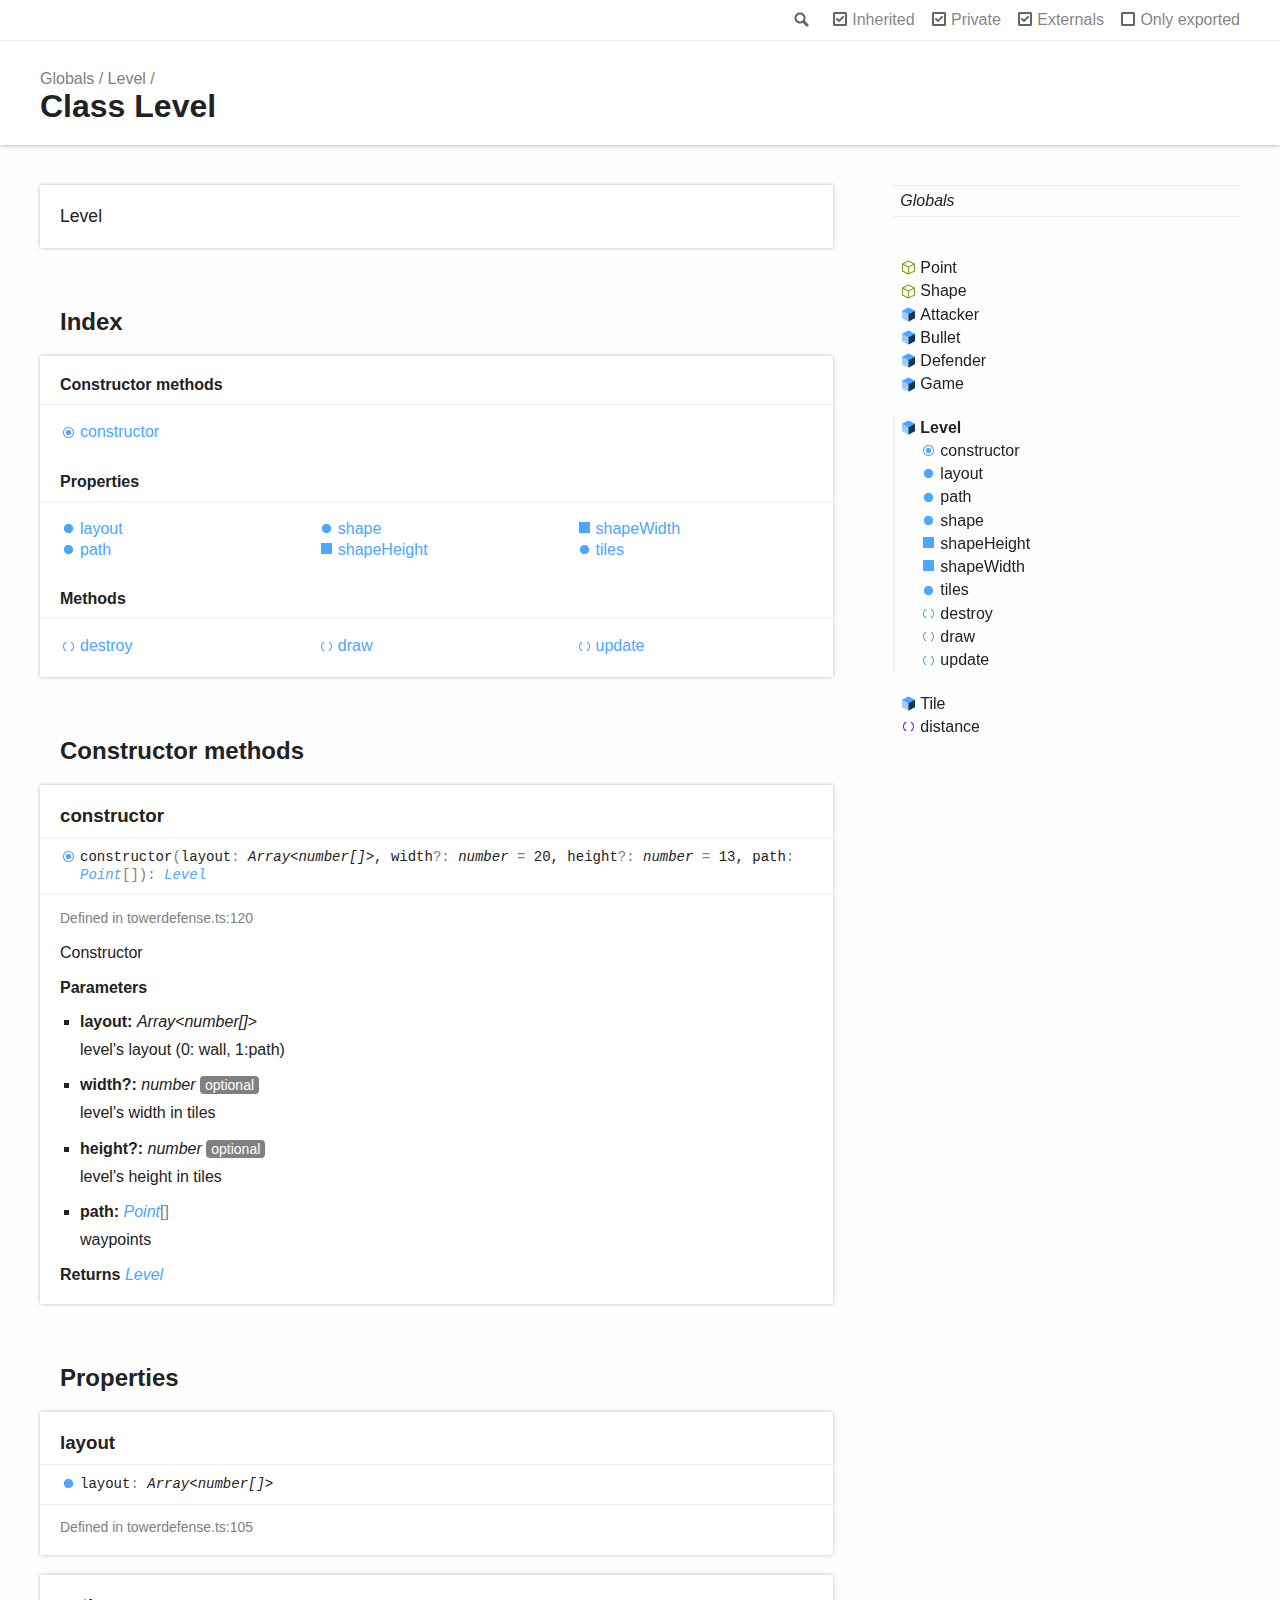
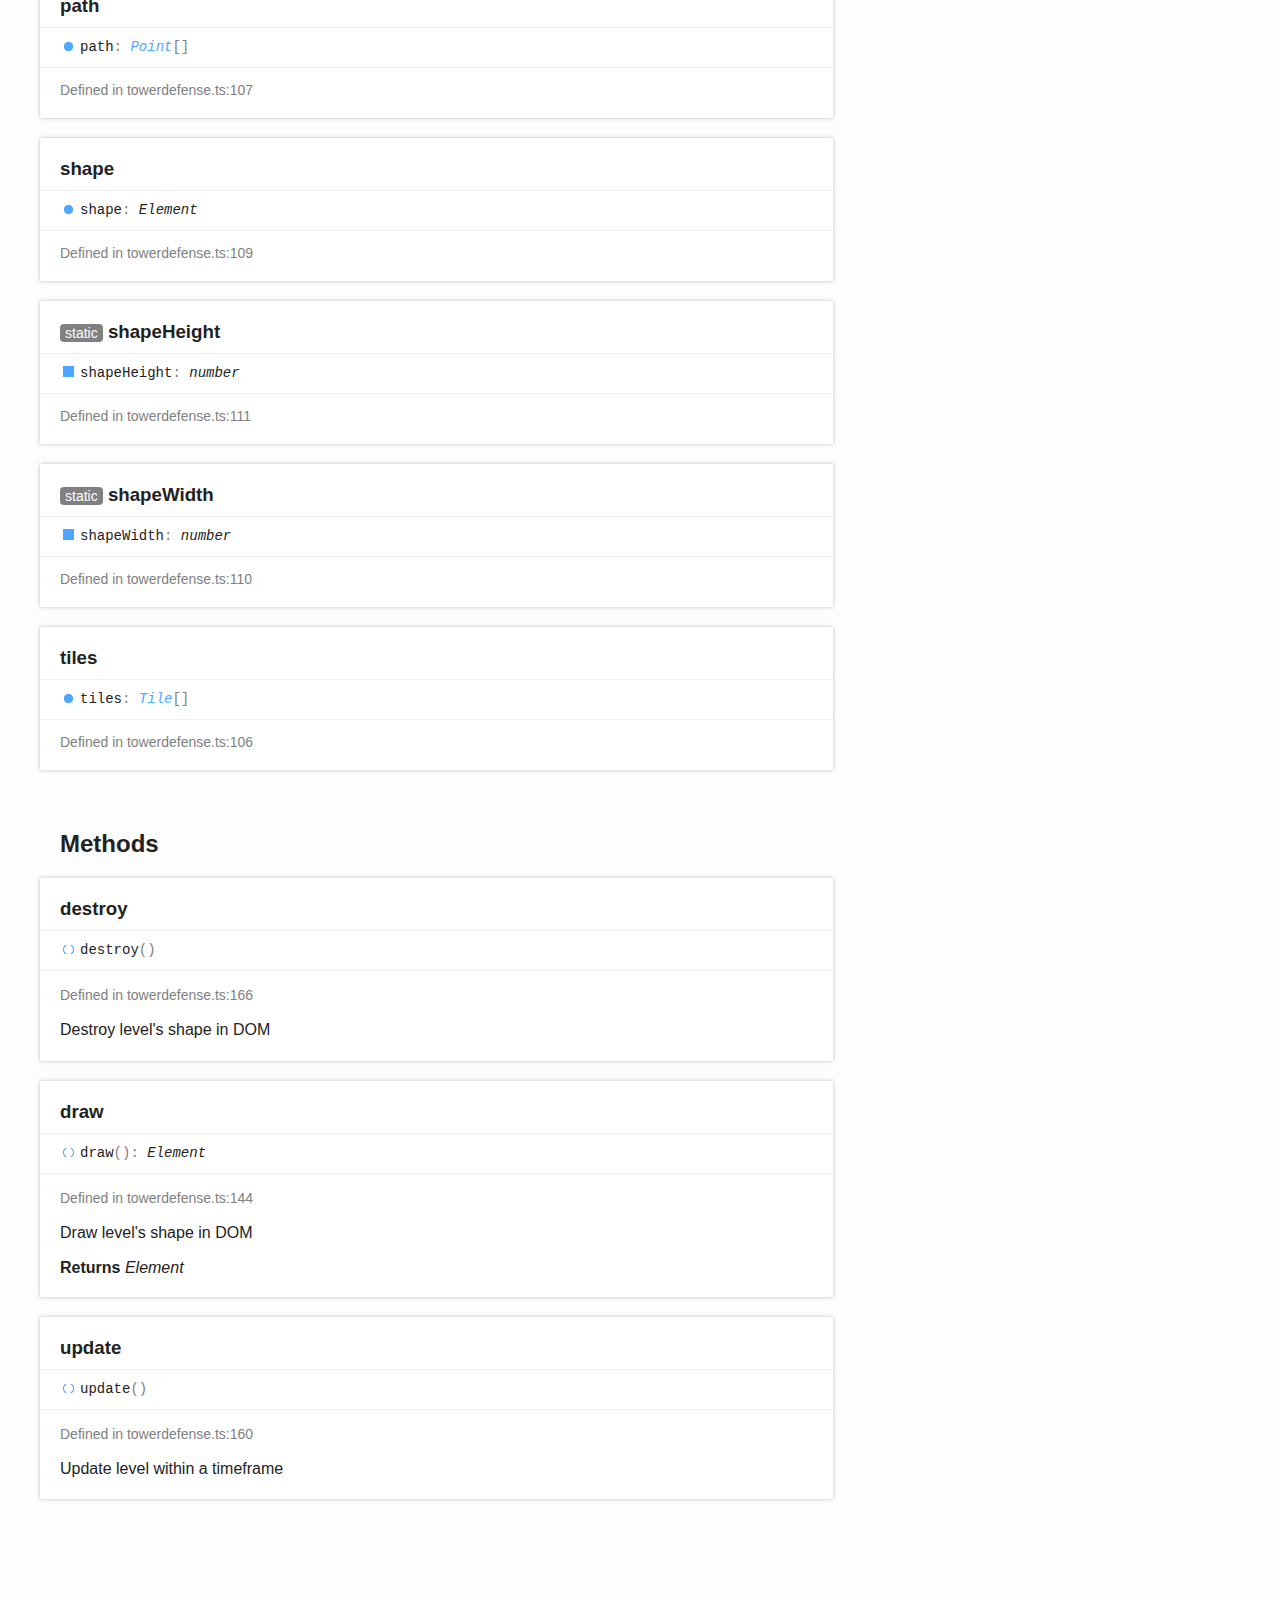
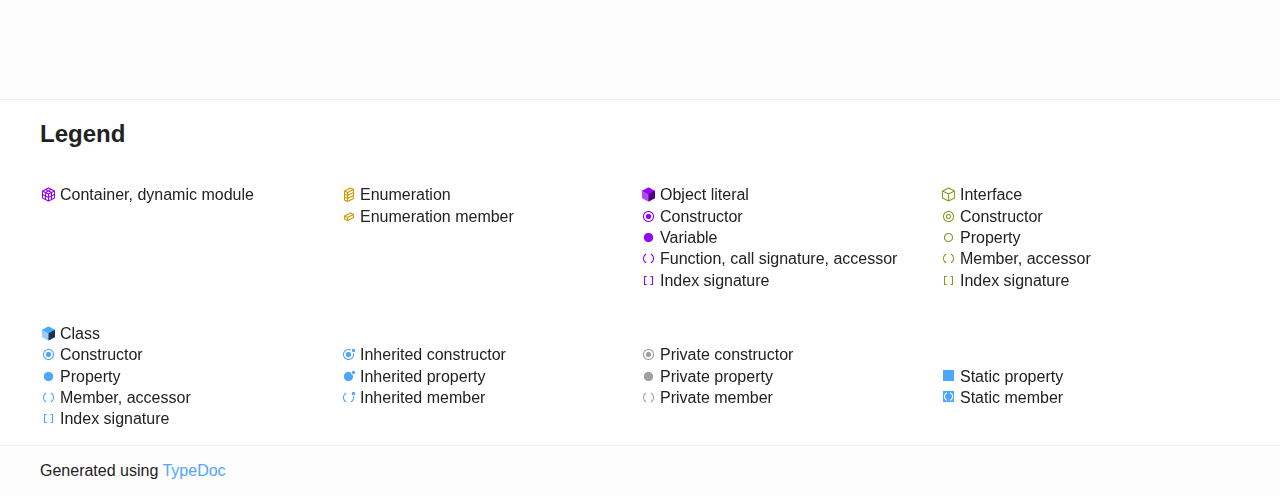
<file: doc/classes/level.html>
﻿<!doctype html>
<html class="default no-js">
<head>
	<meta charset="utf-8">
	<meta http-equiv="X-UA-Compatible" content="IE=edge">
	<title>Level | </title>
	<meta name="description" content="">
	<meta name="viewport" content="width=device-width, initial-scale=1">
	<link rel="stylesheet" href="../assets/css/main.css">
	<script src="../assets/js/modernizr.js"></script>
</head>
<body>
<header>
	<div class="tsd-page-toolbar">
		<div class="container">
			<div class="table-wrap">
				<div class="table-cell" id="tsd-search" data-index="../assets/js/search.js" data-base="..">
					<div class="field">
						<label for="tsd-search-field" class="tsd-widget search no-caption">Search</label>
						<input id="tsd-search-field" type="text" />
					</div>
					<ul class="results">
						<li class="state loading">Preparing search index...</li>
						<li class="state failure">The search index is not available</li>
					</ul>
					<a href="../index.html" class="title"></a>
				</div>
				<div class="table-cell" id="tsd-widgets">
					<div id="tsd-filter">
						<a href="#" class="tsd-widget options no-caption" data-toggle="options">Options</a>
						<div class="tsd-filter-group">
							<input type="checkbox" id="tsd-filter-inherited" checked />
							<label class="tsd-widget" for="tsd-filter-inherited">Inherited</label>
							<input type="checkbox" id="tsd-filter-private" checked />
							<label class="tsd-widget" for="tsd-filter-private">Private</label>
							<input type="checkbox" id="tsd-filter-externals" checked />
							<label class="tsd-widget" for="tsd-filter-externals">Externals</label>
							<input type="checkbox" id="tsd-filter-only-exported" />
							<label class="tsd-widget" for="tsd-filter-only-exported">Only exported</label>
						</div>
					</div>
					<a href="#" class="tsd-widget menu no-caption" data-toggle="menu">Menu</a>
				</div>
			</div>
		</div>
	</div>
	<div class="tsd-page-title">
		<div class="container">
			<ul class="tsd-breadcrumb">
				<li>
					<a href="../globals.html">Globals</a>
				</li>
				<li>
					<a href="level.html">Level</a>
				</li>
			</ul>
			<h1>Class Level</h1>
		</div>
	</div>
</header>
<div class="container container-main">
	<div class="row">
		<div class="col-8 col-content">
			<section class="tsd-panel tsd-comment">
				<div class="tsd-comment tsd-typography">
					<div class="lead">
						<p>Level</p>
					</div>
				</div>
			</section>
			<section class="tsd-panel-group tsd-index-group">
				<h2>Index</h2>
				<section class="tsd-panel tsd-index-panel">
					<div class="tsd-index-content">
						<section class="tsd-index-section tsd-is-not-exported">
							<h3>Constructor methods</h3>
							<ul class="tsd-index-list">
								<li class="tsd-kind-constructor-method tsd-parent-kind-class tsd-is-not-exported"><a href="level.html#constructor" class="tsd-kind-icon">constructor</a></li>
							</ul>
						</section>
						<section class="tsd-index-section tsd-is-not-exported">
							<h3>Properties</h3>
							<ul class="tsd-index-list">
								<li class="tsd-kind-property tsd-parent-kind-class tsd-is-not-exported"><a href="level.html#layout" class="tsd-kind-icon">layout</a></li>
								<li class="tsd-kind-property tsd-parent-kind-class tsd-is-not-exported"><a href="level.html#path" class="tsd-kind-icon">path</a></li>
								<li class="tsd-kind-property tsd-parent-kind-class tsd-is-not-exported"><a href="level.html#shape" class="tsd-kind-icon">shape</a></li>
								<li class="tsd-kind-property tsd-parent-kind-class tsd-is-static tsd-is-not-exported"><a href="level.html#static-shapeheight" class="tsd-kind-icon">shape<wbr>Height</a></li>
								<li class="tsd-kind-property tsd-parent-kind-class tsd-is-static tsd-is-not-exported"><a href="level.html#static-shapewidth" class="tsd-kind-icon">shape<wbr>Width</a></li>
								<li class="tsd-kind-property tsd-parent-kind-class tsd-is-not-exported"><a href="level.html#tiles" class="tsd-kind-icon">tiles</a></li>
							</ul>
						</section>
						<section class="tsd-index-section tsd-is-not-exported">
							<h3>Methods</h3>
							<ul class="tsd-index-list">
								<li class="tsd-kind-method tsd-parent-kind-class tsd-is-not-exported"><a href="level.html#destroy" class="tsd-kind-icon">destroy</a></li>
								<li class="tsd-kind-method tsd-parent-kind-class tsd-is-not-exported"><a href="level.html#draw" class="tsd-kind-icon">draw</a></li>
								<li class="tsd-kind-method tsd-parent-kind-class tsd-is-not-exported"><a href="level.html#update" class="tsd-kind-icon">update</a></li>
							</ul>
						</section>
					</div>
				</section>
				</section>            <section class="tsd-panel-group tsd-member-group tsd-is-not-exported">
				<h2>Constructor methods</h2>
				<section class="tsd-panel tsd-member tsd-kind-constructor-method tsd-parent-kind-class tsd-is-not-exported">
					<a name="constructor" class="tsd-anchor"></a>
					<h3>constructor</h3>
					<ul class="tsd-signatures tsd-kind-constructor-method tsd-parent-kind-class tsd-is-not-exported">
						<li class="tsd-signature tsd-kind-icon">constructor<span class="tsd-signature-symbol">(</span>layout<span class="tsd-signature-symbol">: </span><span class="tsd-signature-type">Array&lt;number[]&gt;</span>, width<span class="tsd-signature-symbol">?: </span><span class="tsd-signature-type">number</span><span class="tsd-signature-symbol"> =&nbsp;</span>20, height<span class="tsd-signature-symbol">?: </span><span class="tsd-signature-type">number</span><span class="tsd-signature-symbol"> =&nbsp;</span>13, path<span class="tsd-signature-symbol">: </span><a href="../interfaces/point.html" class="tsd-signature-type">Point</a><span class="tsd-signature-symbol">[]</span><span class="tsd-signature-symbol">)</span><span class="tsd-signature-symbol">: </span><a href="level.html" class="tsd-signature-type">Level</a></li>
					</ul>
					<ul class="tsd-descriptions">
						<li class="tsd-description"><aside class="tsd-sources">
								<ul>
									<li>Defined in towerdefense.ts:120</li>
								</ul>
								</aside>        <div class="tsd-comment tsd-typography">
								<div class="lead">
									<p>Constructor</p>
								</div>
							</div>
							<h4 class="tsd-parameters-title">Parameters</h4>
							<ul class="tsd-parameters">
								<li>
									<h5>layout:         <span class="tsd-signature-type">Array&lt;number[]&gt;</span></h5>
									<div class="tsd-comment tsd-typography">
										<div class="lead">
											<p>level&#39;s layout (0: wall, 1:path)</p>
										</div>
									</div>
								</li>
								<li>
									<h5>width?:         <span class="tsd-signature-type">number</span> <span class="tsd-flag ts-flagoptional">optional</span></h5>
									<div class="tsd-comment tsd-typography">
										<div class="lead">
											<p>level&#39;s width in tiles</p>
										</div>
									</div>
								</li>
								<li>
									<h5>height?:         <span class="tsd-signature-type">number</span> <span class="tsd-flag ts-flagoptional">optional</span></h5>
									<div class="tsd-comment tsd-typography">
										<div class="lead">
											<p>level&#39;s height in tiles</p>
										</div>
									</div>
								</li>
								<li>
									<h5>path:         <a href="../interfaces/point.html" class="tsd-signature-type">Point</a><span class="tsd-signature-symbol">[]</span></h5>
									<div class="tsd-comment tsd-typography">
										<div class="lead">
											<p>waypoints</p>
										</div>
									</div>
								</li>
							</ul>
							<h4 class="tsd-returns-title">Returns         <a href="level.html" class="tsd-signature-type">Level</a>
							</h4>
						</li>
					</ul>
				</section></section>        <section class="tsd-panel-group tsd-member-group tsd-is-not-exported">
				<h2>Properties</h2>
				<section class="tsd-panel tsd-member tsd-kind-property tsd-parent-kind-class tsd-is-not-exported">
					<a name="layout" class="tsd-anchor"></a>
					<h3>layout</h3>
					<div class="tsd-signature tsd-kind-icon">layout<span class="tsd-signature-symbol">:</span>         <span class="tsd-signature-type">Array&lt;number[]&gt;</span></div>
					<aside class="tsd-sources">
						<ul>
							<li>Defined in towerdefense.ts:105</li>
						</ul>
					</aside>
					</section>            <section class="tsd-panel tsd-member tsd-kind-property tsd-parent-kind-class tsd-is-not-exported">
					<a name="path" class="tsd-anchor"></a>
					<h3>path</h3>
					<div class="tsd-signature tsd-kind-icon">path<span class="tsd-signature-symbol">:</span>         <a href="../interfaces/point.html" class="tsd-signature-type">Point</a><span class="tsd-signature-symbol">[]</span></div>
					<aside class="tsd-sources">
						<ul>
							<li>Defined in towerdefense.ts:107</li>
						</ul>
					</aside>
					</section>            <section class="tsd-panel tsd-member tsd-kind-property tsd-parent-kind-class tsd-is-not-exported">
					<a name="shape" class="tsd-anchor"></a>
					<h3>shape</h3>
					<div class="tsd-signature tsd-kind-icon">shape<span class="tsd-signature-symbol">:</span>         <span class="tsd-signature-type">Element</span></div>
					<aside class="tsd-sources">
						<ul>
							<li>Defined in towerdefense.ts:109</li>
						</ul>
					</aside>
					</section>            <section class="tsd-panel tsd-member tsd-kind-property tsd-parent-kind-class tsd-is-static tsd-is-not-exported">
					<a name="static-shapeheight" class="tsd-anchor"></a>
					<h3><span class="tsd-flag ts-flagstatic">static</span> shape<wbr>Height</h3>
					<div class="tsd-signature tsd-kind-icon">shape<wbr>Height<span class="tsd-signature-symbol">:</span>         <span class="tsd-signature-type">number</span></div>
					<aside class="tsd-sources">
						<ul>
							<li>Defined in towerdefense.ts:111</li>
						</ul>
					</aside>
					</section>            <section class="tsd-panel tsd-member tsd-kind-property tsd-parent-kind-class tsd-is-static tsd-is-not-exported">
					<a name="static-shapewidth" class="tsd-anchor"></a>
					<h3><span class="tsd-flag ts-flagstatic">static</span> shape<wbr>Width</h3>
					<div class="tsd-signature tsd-kind-icon">shape<wbr>Width<span class="tsd-signature-symbol">:</span>         <span class="tsd-signature-type">number</span></div>
					<aside class="tsd-sources">
						<ul>
							<li>Defined in towerdefense.ts:110</li>
						</ul>
					</aside>
					</section>            <section class="tsd-panel tsd-member tsd-kind-property tsd-parent-kind-class tsd-is-not-exported">
					<a name="tiles" class="tsd-anchor"></a>
					<h3>tiles</h3>
					<div class="tsd-signature tsd-kind-icon">tiles<span class="tsd-signature-symbol">:</span>         <a href="tile.html" class="tsd-signature-type">Tile</a><span class="tsd-signature-symbol">[]</span></div>
					<aside class="tsd-sources">
						<ul>
							<li>Defined in towerdefense.ts:106</li>
						</ul>
					</aside>
				</section></section>        <section class="tsd-panel-group tsd-member-group tsd-is-not-exported">
				<h2>Methods</h2>
				<section class="tsd-panel tsd-member tsd-kind-method tsd-parent-kind-class tsd-is-not-exported">
					<a name="destroy" class="tsd-anchor"></a>
					<h3>destroy</h3>
					<ul class="tsd-signatures tsd-kind-method tsd-parent-kind-class tsd-is-not-exported">
						<li class="tsd-signature tsd-kind-icon">destroy<span class="tsd-signature-symbol">(</span><span class="tsd-signature-symbol">)</span></li>
					</ul>
					<ul class="tsd-descriptions">
						<li class="tsd-description"><aside class="tsd-sources">
								<ul>
									<li>Defined in towerdefense.ts:166</li>
								</ul>
								</aside>        <div class="tsd-comment tsd-typography">
								<div class="lead">
									<p>Destroy level&#39;s shape in DOM</p>
								</div>
							</div>
						</li>
					</ul>
					</section>            <section class="tsd-panel tsd-member tsd-kind-method tsd-parent-kind-class tsd-is-not-exported">
					<a name="draw" class="tsd-anchor"></a>
					<h3>draw</h3>
					<ul class="tsd-signatures tsd-kind-method tsd-parent-kind-class tsd-is-not-exported">
						<li class="tsd-signature tsd-kind-icon">draw<span class="tsd-signature-symbol">(</span><span class="tsd-signature-symbol">)</span><span class="tsd-signature-symbol">: </span><span class="tsd-signature-type">Element</span></li>
					</ul>
					<ul class="tsd-descriptions">
						<li class="tsd-description"><aside class="tsd-sources">
								<ul>
									<li>Defined in towerdefense.ts:144</li>
								</ul>
								</aside>        <div class="tsd-comment tsd-typography">
								<div class="lead">
									<p>Draw level&#39;s shape in DOM</p>
								</div>
							</div>
							<h4 class="tsd-returns-title">Returns         <span class="tsd-signature-type">Element</span>
							</h4>
						</li>
					</ul>
					</section>            <section class="tsd-panel tsd-member tsd-kind-method tsd-parent-kind-class tsd-is-not-exported">
					<a name="update" class="tsd-anchor"></a>
					<h3>update</h3>
					<ul class="tsd-signatures tsd-kind-method tsd-parent-kind-class tsd-is-not-exported">
						<li class="tsd-signature tsd-kind-icon">update<span class="tsd-signature-symbol">(</span><span class="tsd-signature-symbol">)</span></li>
					</ul>
					<ul class="tsd-descriptions">
						<li class="tsd-description"><aside class="tsd-sources">
								<ul>
									<li>Defined in towerdefense.ts:160</li>
								</ul>
								</aside>        <div class="tsd-comment tsd-typography">
								<div class="lead">
									<p>Update level within a timeframe</p>
								</div>
							</div>
						</li>
					</ul>
			</section></section>
		</div>
		<div class="col-4 col-menu menu-sticky-wrap menu-highlight">
			<nav class="tsd-navigation primary">
				<ul>
					<li class="globals  ">
						<a href="../globals.html"><em>Globals</em></a>
					</li>
				</ul>
			</nav>
			<nav class="tsd-navigation secondary menu-sticky">
				<ul class="before-current">
					<li class=" tsd-kind-interface tsd-is-not-exported">
						<a href="../interfaces/point.html" class="tsd-kind-icon">Point</a>
					</li>
					<li class=" tsd-kind-interface tsd-is-not-exported">
						<a href="../interfaces/shape.html" class="tsd-kind-icon">Shape</a>
					</li>
					<li class=" tsd-kind-class tsd-is-not-exported">
						<a href="attacker.html" class="tsd-kind-icon">Attacker</a>
					</li>
					<li class=" tsd-kind-class tsd-is-not-exported">
						<a href="bullet.html" class="tsd-kind-icon">Bullet</a>
					</li>
					<li class=" tsd-kind-class tsd-is-not-exported">
						<a href="defender.html" class="tsd-kind-icon">Defender</a>
					</li>
					<li class=" tsd-kind-class tsd-is-not-exported">
						<a href="game.html" class="tsd-kind-icon">Game</a>
					</li>
				</ul>
				<ul class="current">
					<li class="current tsd-kind-class tsd-is-not-exported">
						<a href="level.html" class="tsd-kind-icon">Level</a>
						<ul>
							<li class=" tsd-kind-constructor-method tsd-parent-kind-class tsd-is-not-exported">
								<a href="level.html#constructor" class="tsd-kind-icon">constructor</a>
							</li>
							<li class=" tsd-kind-property tsd-parent-kind-class tsd-is-not-exported">
								<a href="level.html#layout" class="tsd-kind-icon">layout</a>
							</li>
							<li class=" tsd-kind-property tsd-parent-kind-class tsd-is-not-exported">
								<a href="level.html#path" class="tsd-kind-icon">path</a>
							</li>
							<li class=" tsd-kind-property tsd-parent-kind-class tsd-is-not-exported">
								<a href="level.html#shape" class="tsd-kind-icon">shape</a>
							</li>
							<li class=" tsd-kind-property tsd-parent-kind-class tsd-is-static tsd-is-not-exported">
								<a href="level.html#static-shapeheight" class="tsd-kind-icon">shape<wbr>Height</a>
							</li>
							<li class=" tsd-kind-property tsd-parent-kind-class tsd-is-static tsd-is-not-exported">
								<a href="level.html#static-shapewidth" class="tsd-kind-icon">shape<wbr>Width</a>
							</li>
							<li class=" tsd-kind-property tsd-parent-kind-class tsd-is-not-exported">
								<a href="level.html#tiles" class="tsd-kind-icon">tiles</a>
							</li>
							<li class=" tsd-kind-method tsd-parent-kind-class tsd-is-not-exported">
								<a href="level.html#destroy" class="tsd-kind-icon">destroy</a>
							</li>
							<li class=" tsd-kind-method tsd-parent-kind-class tsd-is-not-exported">
								<a href="level.html#draw" class="tsd-kind-icon">draw</a>
							</li>
							<li class=" tsd-kind-method tsd-parent-kind-class tsd-is-not-exported">
								<a href="level.html#update" class="tsd-kind-icon">update</a>
							</li>
						</ul>
					</li>
				</ul>
				<ul class="after-current">
					<li class=" tsd-kind-class tsd-is-not-exported">
						<a href="tile.html" class="tsd-kind-icon">Tile</a>
					</li>
					<li class=" tsd-kind-function tsd-is-not-exported">
						<a href="../globals.html#distance" class="tsd-kind-icon">distance</a>
					</li>
				</ul>
			</nav>
		</div>
	</div>
</div>
<footer class="with-border-bottom">
	<div class="container">
		<h2>Legend</h2>
		<div class="tsd-legend-group">
			<ul class="tsd-legend">
				<li class="tsd-kind-container"><span class="tsd-kind-icon">Container, dynamic module</span></li>
			</ul>
			<ul class="tsd-legend">
				<li class="tsd-kind-enum"><span class="tsd-kind-icon">Enumeration</span></li>
				<li class="tsd-kind-enum-member"><span class="tsd-kind-icon">Enumeration member</span></li>
			</ul>
			<ul class="tsd-legend">
				<li class="tsd-kind-object-literal"><span class="tsd-kind-icon">Object literal</span></li>
				<li class="tsd-kind-construct-signature"><span class="tsd-kind-icon">Constructor</span></li>
				<li class="tsd-kind-property"><span class="tsd-kind-icon">Variable</span></li>
				<li class="tsd-kind-call-signature"><span class="tsd-kind-icon">Function, call signature, accessor</span></li>
				<li class="tsd-kind-index-signature"><span class="tsd-kind-icon">Index signature</span></li>
			</ul>
			<ul class="tsd-legend">
				<li class="tsd-kind-interface"><span class="tsd-kind-icon">Interface</span></li>
				<li class="tsd-kind-construct-signature tsd-parent-kind-interface"><span class="tsd-kind-icon">Constructor</span></li>
				<li class="tsd-kind-property tsd-parent-kind-interface"><span class="tsd-kind-icon">Property</span></li>
				<li class="tsd-kind-call-signature tsd-parent-kind-interface"><span class="tsd-kind-icon">Member, accessor</span></li>
				<li class="tsd-kind-index-signature tsd-parent-kind-interface"><span class="tsd-kind-icon">Index signature</span></li>
			</ul>
			<ul class="tsd-legend">
				<li class="tsd-kind-class"><span class="tsd-kind-icon">Class</span></li>
				<li class="tsd-kind-construct-signature tsd-parent-kind-class"><span class="tsd-kind-icon">Constructor</span></li>
				<li class="tsd-kind-property tsd-parent-kind-class"><span class="tsd-kind-icon">Property</span></li>
				<li class="tsd-kind-call-signature tsd-parent-kind-class"><span class="tsd-kind-icon">Member, accessor</span></li>
				<li class="tsd-kind-index-signature tsd-parent-kind-class"><span class="tsd-kind-icon">Index signature</span></li>
			</ul>
			<ul class="tsd-legend">
				<li>&nbsp;</li>
				<li class="tsd-kind-construct-signature tsd-parent-kind-class tsd-is-inherited"><span class="tsd-kind-icon">Inherited constructor</span></li>
				<li class="tsd-kind-property tsd-parent-kind-class tsd-is-inherited"><span class="tsd-kind-icon">Inherited property</span></li>
				<li class="tsd-kind-call-signature tsd-parent-kind-class tsd-is-inherited"><span class="tsd-kind-icon">Inherited member</span></li>
			</ul>
			<ul class="tsd-legend">
				<li>&nbsp;</li>
				<li class="tsd-kind-construct-signature tsd-parent-kind-class tsd-is-private"><span class="tsd-kind-icon">Private constructor</span></li>
				<li class="tsd-kind-property tsd-parent-kind-class tsd-is-private"><span class="tsd-kind-icon">Private property</span></li>
				<li class="tsd-kind-call-signature tsd-parent-kind-class tsd-is-private"><span class="tsd-kind-icon">Private member</span></li>
			</ul>
			<ul class="tsd-legend">
				<li>&nbsp;</li>
				<li>&nbsp;</li>
				<li class="tsd-kind-property tsd-parent-kind-class tsd-is-static"><span class="tsd-kind-icon">Static property</span></li>
				<li class="tsd-kind-call-signature tsd-parent-kind-class tsd-is-static"><span class="tsd-kind-icon">Static member</span></li>
			</ul>
		</div>
	</div>
</footer>
<div class="container tsd-generator">
	<p>Generated using <a href="http://typedoc.io" target="_blank">TypeDoc</a></p>
</div>
<div class="overlay"></div>
<script src="../assets/js/main.js"></script>
<script>if (location.protocol == 'file:') document.write('<script src="../assets/js/search.js"><' + '/script>');</script>
</body>
</html>
</file>
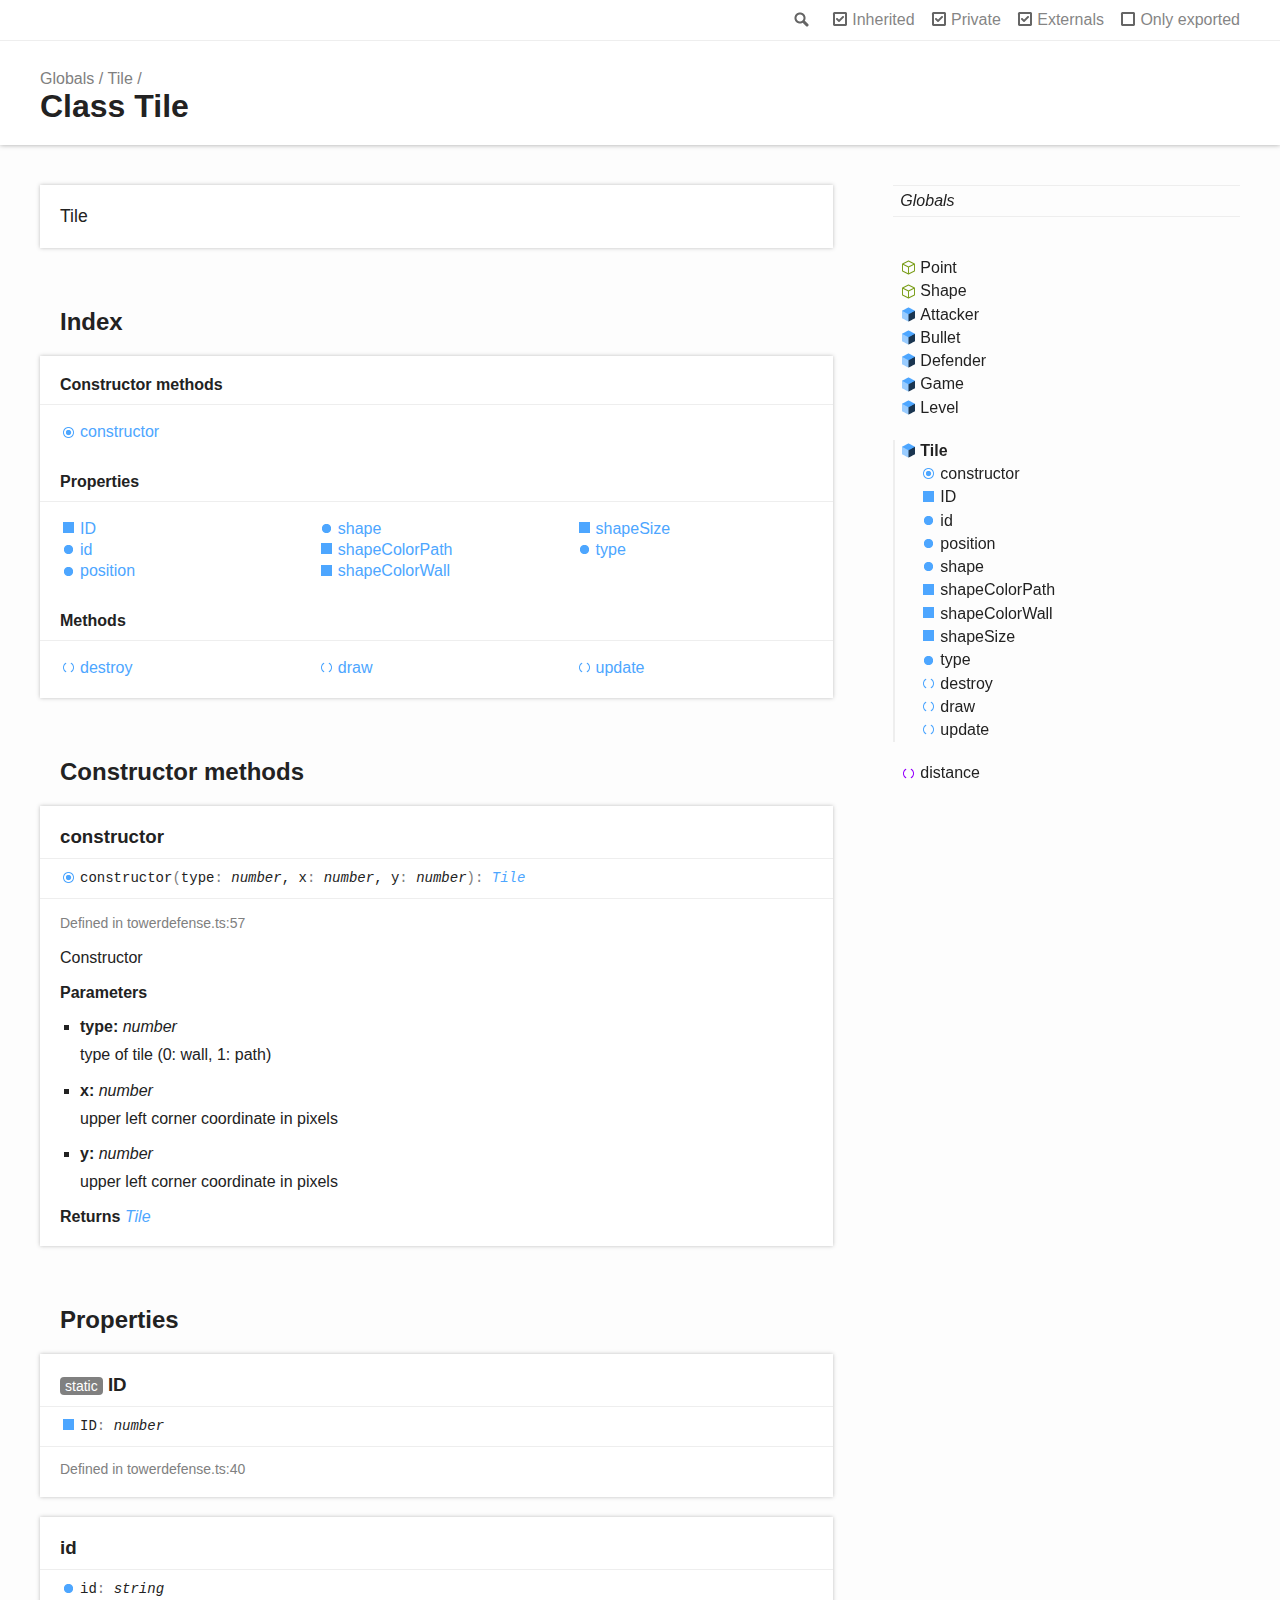
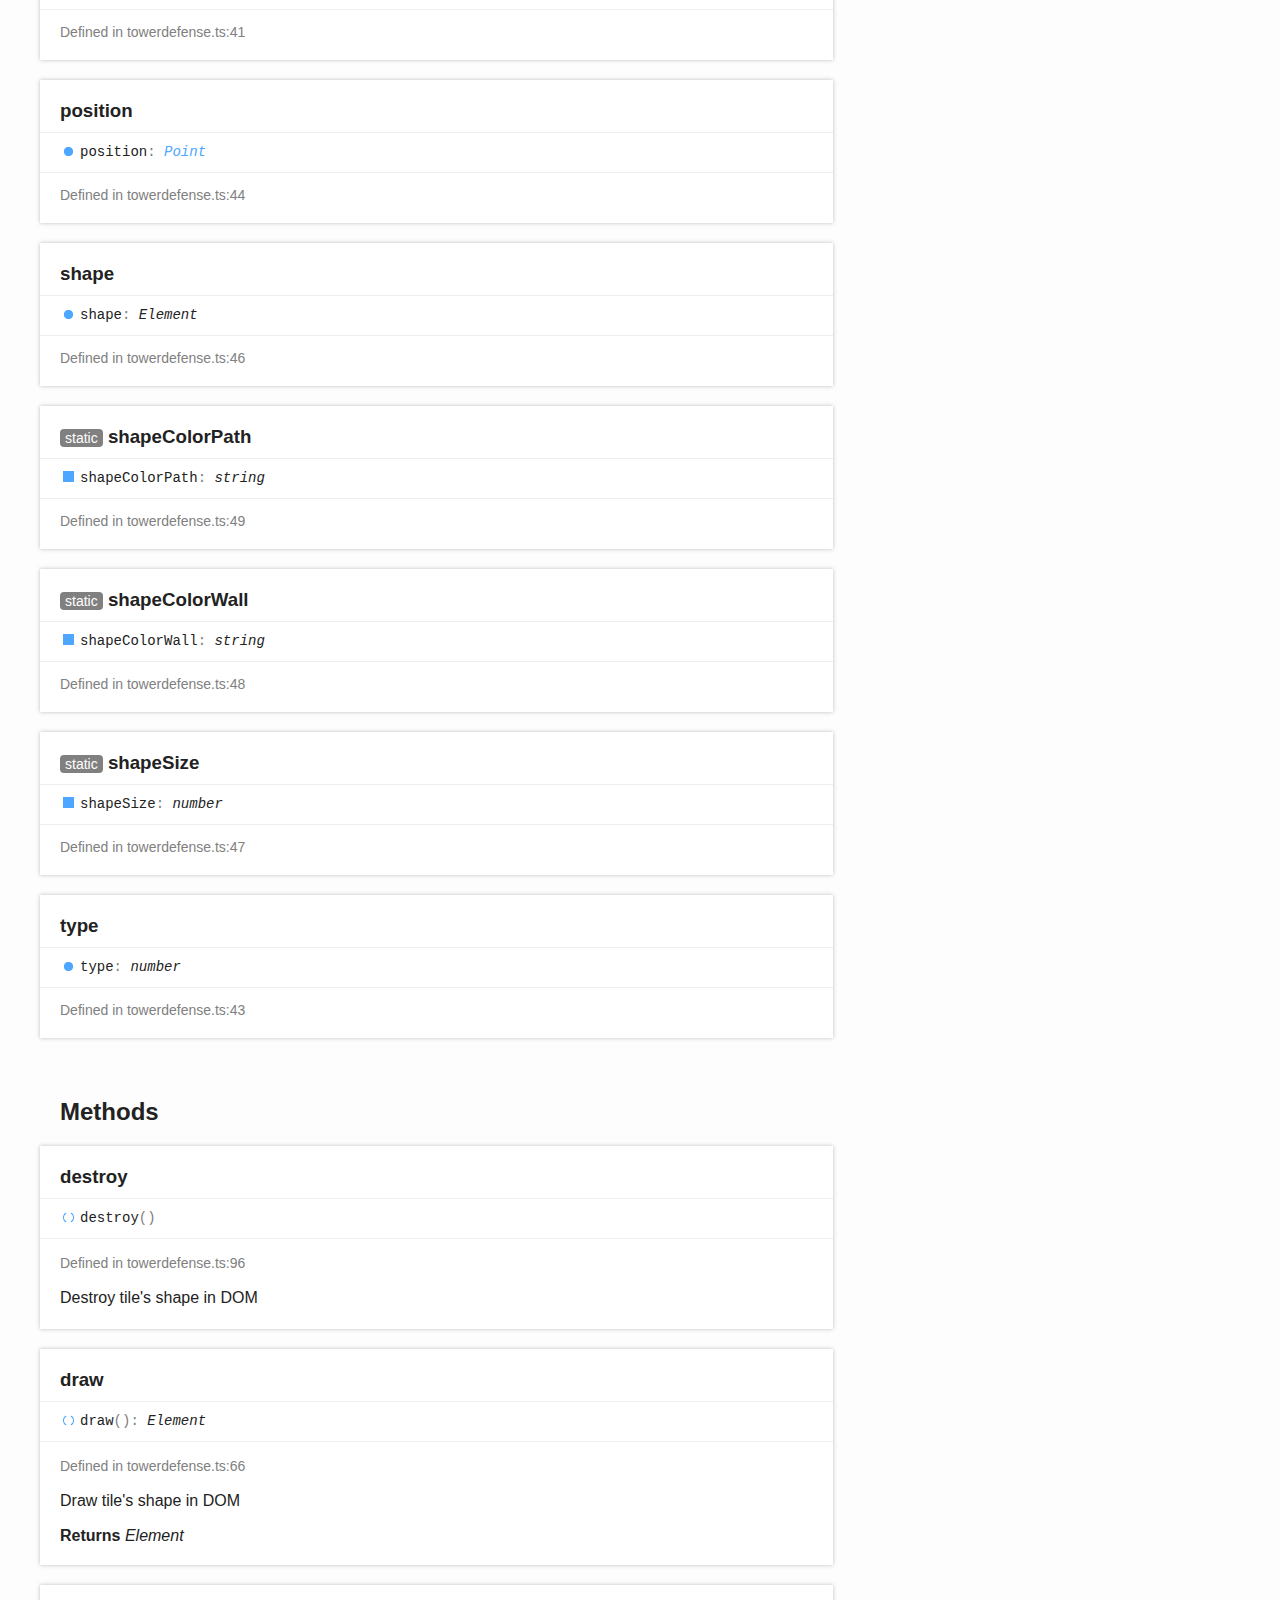
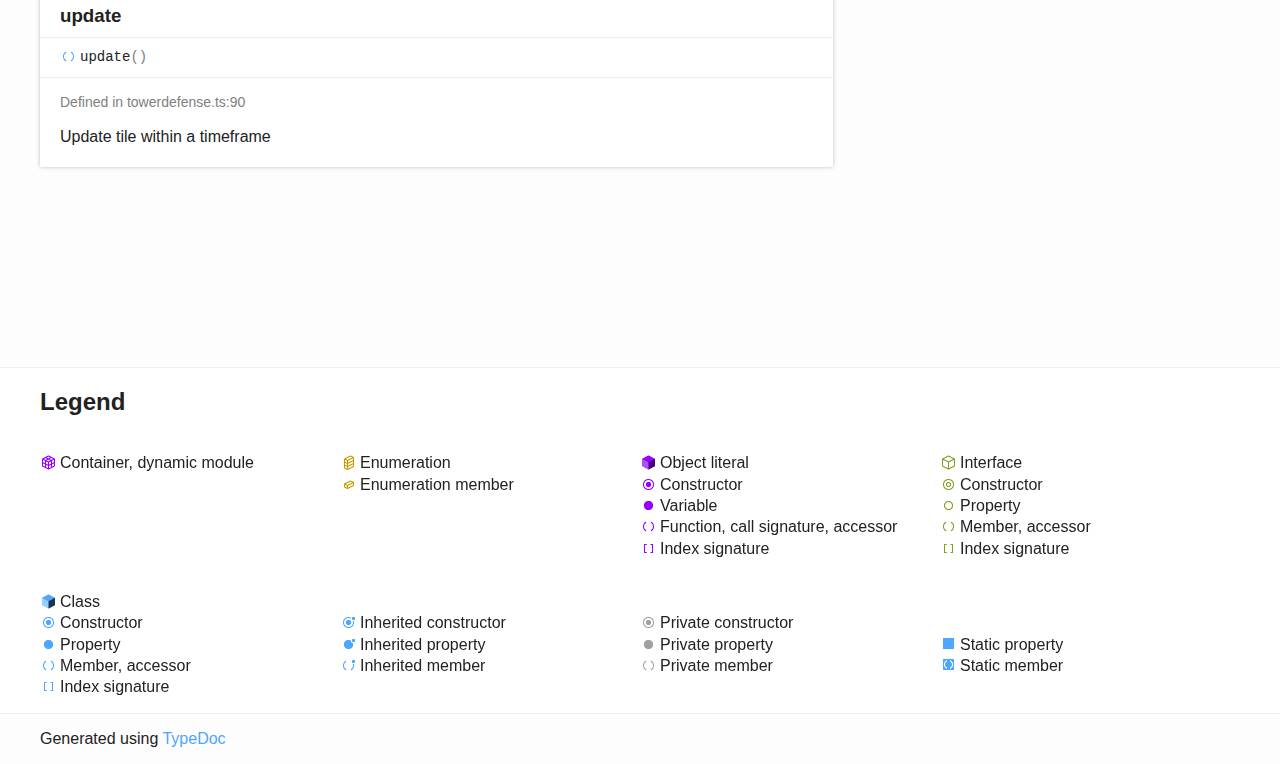
<file: doc/classes/tile.html>
﻿<!doctype html>
<html class="default no-js">
<head>
	<meta charset="utf-8">
	<meta http-equiv="X-UA-Compatible" content="IE=edge">
	<title>Tile | </title>
	<meta name="description" content="">
	<meta name="viewport" content="width=device-width, initial-scale=1">
	<link rel="stylesheet" href="../assets/css/main.css">
	<script src="../assets/js/modernizr.js"></script>
</head>
<body>
<header>
	<div class="tsd-page-toolbar">
		<div class="container">
			<div class="table-wrap">
				<div class="table-cell" id="tsd-search" data-index="../assets/js/search.js" data-base="..">
					<div class="field">
						<label for="tsd-search-field" class="tsd-widget search no-caption">Search</label>
						<input id="tsd-search-field" type="text" />
					</div>
					<ul class="results">
						<li class="state loading">Preparing search index...</li>
						<li class="state failure">The search index is not available</li>
					</ul>
					<a href="../index.html" class="title"></a>
				</div>
				<div class="table-cell" id="tsd-widgets">
					<div id="tsd-filter">
						<a href="#" class="tsd-widget options no-caption" data-toggle="options">Options</a>
						<div class="tsd-filter-group">
							<input type="checkbox" id="tsd-filter-inherited" checked />
							<label class="tsd-widget" for="tsd-filter-inherited">Inherited</label>
							<input type="checkbox" id="tsd-filter-private" checked />
							<label class="tsd-widget" for="tsd-filter-private">Private</label>
							<input type="checkbox" id="tsd-filter-externals" checked />
							<label class="tsd-widget" for="tsd-filter-externals">Externals</label>
							<input type="checkbox" id="tsd-filter-only-exported" />
							<label class="tsd-widget" for="tsd-filter-only-exported">Only exported</label>
						</div>
					</div>
					<a href="#" class="tsd-widget menu no-caption" data-toggle="menu">Menu</a>
				</div>
			</div>
		</div>
	</div>
	<div class="tsd-page-title">
		<div class="container">
			<ul class="tsd-breadcrumb">
				<li>
					<a href="../globals.html">Globals</a>
				</li>
				<li>
					<a href="tile.html">Tile</a>
				</li>
			</ul>
			<h1>Class Tile</h1>
		</div>
	</div>
</header>
<div class="container container-main">
	<div class="row">
		<div class="col-8 col-content">
			<section class="tsd-panel tsd-comment">
				<div class="tsd-comment tsd-typography">
					<div class="lead">
						<p>Tile</p>
					</div>
				</div>
			</section>
			<section class="tsd-panel-group tsd-index-group">
				<h2>Index</h2>
				<section class="tsd-panel tsd-index-panel">
					<div class="tsd-index-content">
						<section class="tsd-index-section tsd-is-not-exported">
							<h3>Constructor methods</h3>
							<ul class="tsd-index-list">
								<li class="tsd-kind-constructor-method tsd-parent-kind-class tsd-is-not-exported"><a href="tile.html#constructor" class="tsd-kind-icon">constructor</a></li>
							</ul>
						</section>
						<section class="tsd-index-section tsd-is-not-exported">
							<h3>Properties</h3>
							<ul class="tsd-index-list">
								<li class="tsd-kind-property tsd-parent-kind-class tsd-is-static tsd-is-not-exported"><a href="tile.html#static-id" class="tsd-kind-icon">ID</a></li>
								<li class="tsd-kind-property tsd-parent-kind-class tsd-is-not-exported"><a href="tile.html#id" class="tsd-kind-icon">id</a></li>
								<li class="tsd-kind-property tsd-parent-kind-class tsd-is-not-exported"><a href="tile.html#position" class="tsd-kind-icon">position</a></li>
								<li class="tsd-kind-property tsd-parent-kind-class tsd-is-not-exported"><a href="tile.html#shape" class="tsd-kind-icon">shape</a></li>
								<li class="tsd-kind-property tsd-parent-kind-class tsd-is-static tsd-is-not-exported"><a href="tile.html#static-shapecolorpath" class="tsd-kind-icon">shape<wbr>Color<wbr>Path</a></li>
								<li class="tsd-kind-property tsd-parent-kind-class tsd-is-static tsd-is-not-exported"><a href="tile.html#static-shapecolorwall" class="tsd-kind-icon">shape<wbr>Color<wbr>Wall</a></li>
								<li class="tsd-kind-property tsd-parent-kind-class tsd-is-static tsd-is-not-exported"><a href="tile.html#static-shapesize" class="tsd-kind-icon">shape<wbr>Size</a></li>
								<li class="tsd-kind-property tsd-parent-kind-class tsd-is-not-exported"><a href="tile.html#type" class="tsd-kind-icon">type</a></li>
							</ul>
						</section>
						<section class="tsd-index-section tsd-is-not-exported">
							<h3>Methods</h3>
							<ul class="tsd-index-list">
								<li class="tsd-kind-method tsd-parent-kind-class tsd-is-not-exported"><a href="tile.html#destroy" class="tsd-kind-icon">destroy</a></li>
								<li class="tsd-kind-method tsd-parent-kind-class tsd-is-not-exported"><a href="tile.html#draw" class="tsd-kind-icon">draw</a></li>
								<li class="tsd-kind-method tsd-parent-kind-class tsd-is-not-exported"><a href="tile.html#update" class="tsd-kind-icon">update</a></li>
							</ul>
						</section>
					</div>
				</section>
				</section>            <section class="tsd-panel-group tsd-member-group tsd-is-not-exported">
				<h2>Constructor methods</h2>
				<section class="tsd-panel tsd-member tsd-kind-constructor-method tsd-parent-kind-class tsd-is-not-exported">
					<a name="constructor" class="tsd-anchor"></a>
					<h3>constructor</h3>
					<ul class="tsd-signatures tsd-kind-constructor-method tsd-parent-kind-class tsd-is-not-exported">
						<li class="tsd-signature tsd-kind-icon">constructor<span class="tsd-signature-symbol">(</span>type<span class="tsd-signature-symbol">: </span><span class="tsd-signature-type">number</span>, x<span class="tsd-signature-symbol">: </span><span class="tsd-signature-type">number</span>, y<span class="tsd-signature-symbol">: </span><span class="tsd-signature-type">number</span><span class="tsd-signature-symbol">)</span><span class="tsd-signature-symbol">: </span><a href="tile.html" class="tsd-signature-type">Tile</a></li>
					</ul>
					<ul class="tsd-descriptions">
						<li class="tsd-description"><aside class="tsd-sources">
								<ul>
									<li>Defined in towerdefense.ts:57</li>
								</ul>
								</aside>        <div class="tsd-comment tsd-typography">
								<div class="lead">
									<p>Constructor</p>
								</div>
							</div>
							<h4 class="tsd-parameters-title">Parameters</h4>
							<ul class="tsd-parameters">
								<li>
									<h5>type:         <span class="tsd-signature-type">number</span></h5>
									<div class="tsd-comment tsd-typography">
										<div class="lead">
											<p>type of tile (0: wall, 1: path)</p>
										</div>
									</div>
								</li>
								<li>
									<h5>x:         <span class="tsd-signature-type">number</span></h5>
									<div class="tsd-comment tsd-typography">
										<div class="lead">
											<p>upper left corner coordinate in pixels</p>
										</div>
									</div>
								</li>
								<li>
									<h5>y:         <span class="tsd-signature-type">number</span></h5>
									<div class="tsd-comment tsd-typography">
										<div class="lead">
											<p>upper left corner coordinate in pixels</p>
										</div>
									</div>
								</li>
							</ul>
							<h4 class="tsd-returns-title">Returns         <a href="tile.html" class="tsd-signature-type">Tile</a>
							</h4>
						</li>
					</ul>
				</section></section>        <section class="tsd-panel-group tsd-member-group tsd-is-not-exported">
				<h2>Properties</h2>
				<section class="tsd-panel tsd-member tsd-kind-property tsd-parent-kind-class tsd-is-static tsd-is-not-exported">
					<a name="static-id" class="tsd-anchor"></a>
					<h3><span class="tsd-flag ts-flagstatic">static</span> ID</h3>
					<div class="tsd-signature tsd-kind-icon">ID<span class="tsd-signature-symbol">:</span>         <span class="tsd-signature-type">number</span></div>
					<aside class="tsd-sources">
						<ul>
							<li>Defined in towerdefense.ts:40</li>
						</ul>
					</aside>
					</section>            <section class="tsd-panel tsd-member tsd-kind-property tsd-parent-kind-class tsd-is-not-exported">
					<a name="id" class="tsd-anchor"></a>
					<h3>id</h3>
					<div class="tsd-signature tsd-kind-icon">id<span class="tsd-signature-symbol">:</span>         <span class="tsd-signature-type">string</span></div>
					<aside class="tsd-sources">
						<ul>
							<li>Defined in towerdefense.ts:41</li>
						</ul>
					</aside>
					</section>            <section class="tsd-panel tsd-member tsd-kind-property tsd-parent-kind-class tsd-is-not-exported">
					<a name="position" class="tsd-anchor"></a>
					<h3>position</h3>
					<div class="tsd-signature tsd-kind-icon">position<span class="tsd-signature-symbol">:</span>         <a href="../interfaces/point.html" class="tsd-signature-type">Point</a></div>
					<aside class="tsd-sources">
						<ul>
							<li>Defined in towerdefense.ts:44</li>
						</ul>
					</aside>
					</section>            <section class="tsd-panel tsd-member tsd-kind-property tsd-parent-kind-class tsd-is-not-exported">
					<a name="shape" class="tsd-anchor"></a>
					<h3>shape</h3>
					<div class="tsd-signature tsd-kind-icon">shape<span class="tsd-signature-symbol">:</span>         <span class="tsd-signature-type">Element</span></div>
					<aside class="tsd-sources">
						<ul>
							<li>Defined in towerdefense.ts:46</li>
						</ul>
					</aside>
					</section>            <section class="tsd-panel tsd-member tsd-kind-property tsd-parent-kind-class tsd-is-static tsd-is-not-exported">
					<a name="static-shapecolorpath" class="tsd-anchor"></a>
					<h3><span class="tsd-flag ts-flagstatic">static</span> shape<wbr>Color<wbr>Path</h3>
					<div class="tsd-signature tsd-kind-icon">shape<wbr>Color<wbr>Path<span class="tsd-signature-symbol">:</span>         <span class="tsd-signature-type">string</span></div>
					<aside class="tsd-sources">
						<ul>
							<li>Defined in towerdefense.ts:49</li>
						</ul>
					</aside>
					</section>            <section class="tsd-panel tsd-member tsd-kind-property tsd-parent-kind-class tsd-is-static tsd-is-not-exported">
					<a name="static-shapecolorwall" class="tsd-anchor"></a>
					<h3><span class="tsd-flag ts-flagstatic">static</span> shape<wbr>Color<wbr>Wall</h3>
					<div class="tsd-signature tsd-kind-icon">shape<wbr>Color<wbr>Wall<span class="tsd-signature-symbol">:</span>         <span class="tsd-signature-type">string</span></div>
					<aside class="tsd-sources">
						<ul>
							<li>Defined in towerdefense.ts:48</li>
						</ul>
					</aside>
					</section>            <section class="tsd-panel tsd-member tsd-kind-property tsd-parent-kind-class tsd-is-static tsd-is-not-exported">
					<a name="static-shapesize" class="tsd-anchor"></a>
					<h3><span class="tsd-flag ts-flagstatic">static</span> shape<wbr>Size</h3>
					<div class="tsd-signature tsd-kind-icon">shape<wbr>Size<span class="tsd-signature-symbol">:</span>         <span class="tsd-signature-type">number</span></div>
					<aside class="tsd-sources">
						<ul>
							<li>Defined in towerdefense.ts:47</li>
						</ul>
					</aside>
					</section>            <section class="tsd-panel tsd-member tsd-kind-property tsd-parent-kind-class tsd-is-not-exported">
					<a name="type" class="tsd-anchor"></a>
					<h3>type</h3>
					<div class="tsd-signature tsd-kind-icon">type<span class="tsd-signature-symbol">:</span>         <span class="tsd-signature-type">number</span></div>
					<aside class="tsd-sources">
						<ul>
							<li>Defined in towerdefense.ts:43</li>
						</ul>
					</aside>
				</section></section>        <section class="tsd-panel-group tsd-member-group tsd-is-not-exported">
				<h2>Methods</h2>
				<section class="tsd-panel tsd-member tsd-kind-method tsd-parent-kind-class tsd-is-not-exported">
					<a name="destroy" class="tsd-anchor"></a>
					<h3>destroy</h3>
					<ul class="tsd-signatures tsd-kind-method tsd-parent-kind-class tsd-is-not-exported">
						<li class="tsd-signature tsd-kind-icon">destroy<span class="tsd-signature-symbol">(</span><span class="tsd-signature-symbol">)</span></li>
					</ul>
					<ul class="tsd-descriptions">
						<li class="tsd-description"><aside class="tsd-sources">
								<ul>
									<li>Defined in towerdefense.ts:96</li>
								</ul>
								</aside>        <div class="tsd-comment tsd-typography">
								<div class="lead">
									<p>Destroy tile&#39;s shape in DOM</p>
								</div>
							</div>
						</li>
					</ul>
					</section>            <section class="tsd-panel tsd-member tsd-kind-method tsd-parent-kind-class tsd-is-not-exported">
					<a name="draw" class="tsd-anchor"></a>
					<h3>draw</h3>
					<ul class="tsd-signatures tsd-kind-method tsd-parent-kind-class tsd-is-not-exported">
						<li class="tsd-signature tsd-kind-icon">draw<span class="tsd-signature-symbol">(</span><span class="tsd-signature-symbol">)</span><span class="tsd-signature-symbol">: </span><span class="tsd-signature-type">Element</span></li>
					</ul>
					<ul class="tsd-descriptions">
						<li class="tsd-description"><aside class="tsd-sources">
								<ul>
									<li>Defined in towerdefense.ts:66</li>
								</ul>
								</aside>        <div class="tsd-comment tsd-typography">
								<div class="lead">
									<p>Draw tile&#39;s shape in DOM</p>
								</div>
							</div>
							<h4 class="tsd-returns-title">Returns         <span class="tsd-signature-type">Element</span>
							</h4>
						</li>
					</ul>
					</section>            <section class="tsd-panel tsd-member tsd-kind-method tsd-parent-kind-class tsd-is-not-exported">
					<a name="update" class="tsd-anchor"></a>
					<h3>update</h3>
					<ul class="tsd-signatures tsd-kind-method tsd-parent-kind-class tsd-is-not-exported">
						<li class="tsd-signature tsd-kind-icon">update<span class="tsd-signature-symbol">(</span><span class="tsd-signature-symbol">)</span></li>
					</ul>
					<ul class="tsd-descriptions">
						<li class="tsd-description"><aside class="tsd-sources">
								<ul>
									<li>Defined in towerdefense.ts:90</li>
								</ul>
								</aside>        <div class="tsd-comment tsd-typography">
								<div class="lead">
									<p>Update tile within a timeframe</p>
								</div>
							</div>
						</li>
					</ul>
			</section></section>
		</div>
		<div class="col-4 col-menu menu-sticky-wrap menu-highlight">
			<nav class="tsd-navigation primary">
				<ul>
					<li class="globals  ">
						<a href="../globals.html"><em>Globals</em></a>
					</li>
				</ul>
			</nav>
			<nav class="tsd-navigation secondary menu-sticky">
				<ul class="before-current">
					<li class=" tsd-kind-interface tsd-is-not-exported">
						<a href="../interfaces/point.html" class="tsd-kind-icon">Point</a>
					</li>
					<li class=" tsd-kind-interface tsd-is-not-exported">
						<a href="../interfaces/shape.html" class="tsd-kind-icon">Shape</a>
					</li>
					<li class=" tsd-kind-class tsd-is-not-exported">
						<a href="attacker.html" class="tsd-kind-icon">Attacker</a>
					</li>
					<li class=" tsd-kind-class tsd-is-not-exported">
						<a href="bullet.html" class="tsd-kind-icon">Bullet</a>
					</li>
					<li class=" tsd-kind-class tsd-is-not-exported">
						<a href="defender.html" class="tsd-kind-icon">Defender</a>
					</li>
					<li class=" tsd-kind-class tsd-is-not-exported">
						<a href="game.html" class="tsd-kind-icon">Game</a>
					</li>
					<li class=" tsd-kind-class tsd-is-not-exported">
						<a href="level.html" class="tsd-kind-icon">Level</a>
					</li>
				</ul>
				<ul class="current">
					<li class="current tsd-kind-class tsd-is-not-exported">
						<a href="tile.html" class="tsd-kind-icon">Tile</a>
						<ul>
							<li class=" tsd-kind-constructor-method tsd-parent-kind-class tsd-is-not-exported">
								<a href="tile.html#constructor" class="tsd-kind-icon">constructor</a>
							</li>
							<li class=" tsd-kind-property tsd-parent-kind-class tsd-is-static tsd-is-not-exported">
								<a href="tile.html#static-id" class="tsd-kind-icon">ID</a>
							</li>
							<li class=" tsd-kind-property tsd-parent-kind-class tsd-is-not-exported">
								<a href="tile.html#id" class="tsd-kind-icon">id</a>
							</li>
							<li class=" tsd-kind-property tsd-parent-kind-class tsd-is-not-exported">
								<a href="tile.html#position" class="tsd-kind-icon">position</a>
							</li>
							<li class=" tsd-kind-property tsd-parent-kind-class tsd-is-not-exported">
								<a href="tile.html#shape" class="tsd-kind-icon">shape</a>
							</li>
							<li class=" tsd-kind-property tsd-parent-kind-class tsd-is-static tsd-is-not-exported">
								<a href="tile.html#static-shapecolorpath" class="tsd-kind-icon">shape<wbr>Color<wbr>Path</a>
							</li>
							<li class=" tsd-kind-property tsd-parent-kind-class tsd-is-static tsd-is-not-exported">
								<a href="tile.html#static-shapecolorwall" class="tsd-kind-icon">shape<wbr>Color<wbr>Wall</a>
							</li>
							<li class=" tsd-kind-property tsd-parent-kind-class tsd-is-static tsd-is-not-exported">
								<a href="tile.html#static-shapesize" class="tsd-kind-icon">shape<wbr>Size</a>
							</li>
							<li class=" tsd-kind-property tsd-parent-kind-class tsd-is-not-exported">
								<a href="tile.html#type" class="tsd-kind-icon">type</a>
							</li>
							<li class=" tsd-kind-method tsd-parent-kind-class tsd-is-not-exported">
								<a href="tile.html#destroy" class="tsd-kind-icon">destroy</a>
							</li>
							<li class=" tsd-kind-method tsd-parent-kind-class tsd-is-not-exported">
								<a href="tile.html#draw" class="tsd-kind-icon">draw</a>
							</li>
							<li class=" tsd-kind-method tsd-parent-kind-class tsd-is-not-exported">
								<a href="tile.html#update" class="tsd-kind-icon">update</a>
							</li>
						</ul>
					</li>
				</ul>
				<ul class="after-current">
					<li class=" tsd-kind-function tsd-is-not-exported">
						<a href="../globals.html#distance" class="tsd-kind-icon">distance</a>
					</li>
				</ul>
			</nav>
		</div>
	</div>
</div>
<footer class="with-border-bottom">
	<div class="container">
		<h2>Legend</h2>
		<div class="tsd-legend-group">
			<ul class="tsd-legend">
				<li class="tsd-kind-container"><span class="tsd-kind-icon">Container, dynamic module</span></li>
			</ul>
			<ul class="tsd-legend">
				<li class="tsd-kind-enum"><span class="tsd-kind-icon">Enumeration</span></li>
				<li class="tsd-kind-enum-member"><span class="tsd-kind-icon">Enumeration member</span></li>
			</ul>
			<ul class="tsd-legend">
				<li class="tsd-kind-object-literal"><span class="tsd-kind-icon">Object literal</span></li>
				<li class="tsd-kind-construct-signature"><span class="tsd-kind-icon">Constructor</span></li>
				<li class="tsd-kind-property"><span class="tsd-kind-icon">Variable</span></li>
				<li class="tsd-kind-call-signature"><span class="tsd-kind-icon">Function, call signature, accessor</span></li>
				<li class="tsd-kind-index-signature"><span class="tsd-kind-icon">Index signature</span></li>
			</ul>
			<ul class="tsd-legend">
				<li class="tsd-kind-interface"><span class="tsd-kind-icon">Interface</span></li>
				<li class="tsd-kind-construct-signature tsd-parent-kind-interface"><span class="tsd-kind-icon">Constructor</span></li>
				<li class="tsd-kind-property tsd-parent-kind-interface"><span class="tsd-kind-icon">Property</span></li>
				<li class="tsd-kind-call-signature tsd-parent-kind-interface"><span class="tsd-kind-icon">Member, accessor</span></li>
				<li class="tsd-kind-index-signature tsd-parent-kind-interface"><span class="tsd-kind-icon">Index signature</span></li>
			</ul>
			<ul class="tsd-legend">
				<li class="tsd-kind-class"><span class="tsd-kind-icon">Class</span></li>
				<li class="tsd-kind-construct-signature tsd-parent-kind-class"><span class="tsd-kind-icon">Constructor</span></li>
				<li class="tsd-kind-property tsd-parent-kind-class"><span class="tsd-kind-icon">Property</span></li>
				<li class="tsd-kind-call-signature tsd-parent-kind-class"><span class="tsd-kind-icon">Member, accessor</span></li>
				<li class="tsd-kind-index-signature tsd-parent-kind-class"><span class="tsd-kind-icon">Index signature</span></li>
			</ul>
			<ul class="tsd-legend">
				<li>&nbsp;</li>
				<li class="tsd-kind-construct-signature tsd-parent-kind-class tsd-is-inherited"><span class="tsd-kind-icon">Inherited constructor</span></li>
				<li class="tsd-kind-property tsd-parent-kind-class tsd-is-inherited"><span class="tsd-kind-icon">Inherited property</span></li>
				<li class="tsd-kind-call-signature tsd-parent-kind-class tsd-is-inherited"><span class="tsd-kind-icon">Inherited member</span></li>
			</ul>
			<ul class="tsd-legend">
				<li>&nbsp;</li>
				<li class="tsd-kind-construct-signature tsd-parent-kind-class tsd-is-private"><span class="tsd-kind-icon">Private constructor</span></li>
				<li class="tsd-kind-property tsd-parent-kind-class tsd-is-private"><span class="tsd-kind-icon">Private property</span></li>
				<li class="tsd-kind-call-signature tsd-parent-kind-class tsd-is-private"><span class="tsd-kind-icon">Private member</span></li>
			</ul>
			<ul class="tsd-legend">
				<li>&nbsp;</li>
				<li>&nbsp;</li>
				<li class="tsd-kind-property tsd-parent-kind-class tsd-is-static"><span class="tsd-kind-icon">Static property</span></li>
				<li class="tsd-kind-call-signature tsd-parent-kind-class tsd-is-static"><span class="tsd-kind-icon">Static member</span></li>
			</ul>
		</div>
	</div>
</footer>
<div class="container tsd-generator">
	<p>Generated using <a href="http://typedoc.io" target="_blank">TypeDoc</a></p>
</div>
<div class="overlay"></div>
<script src="../assets/js/main.js"></script>
<script>if (location.protocol == 'file:') document.write('<script src="../assets/js/search.js"><' + '/script>');</script>
</body>
</html>
</file>
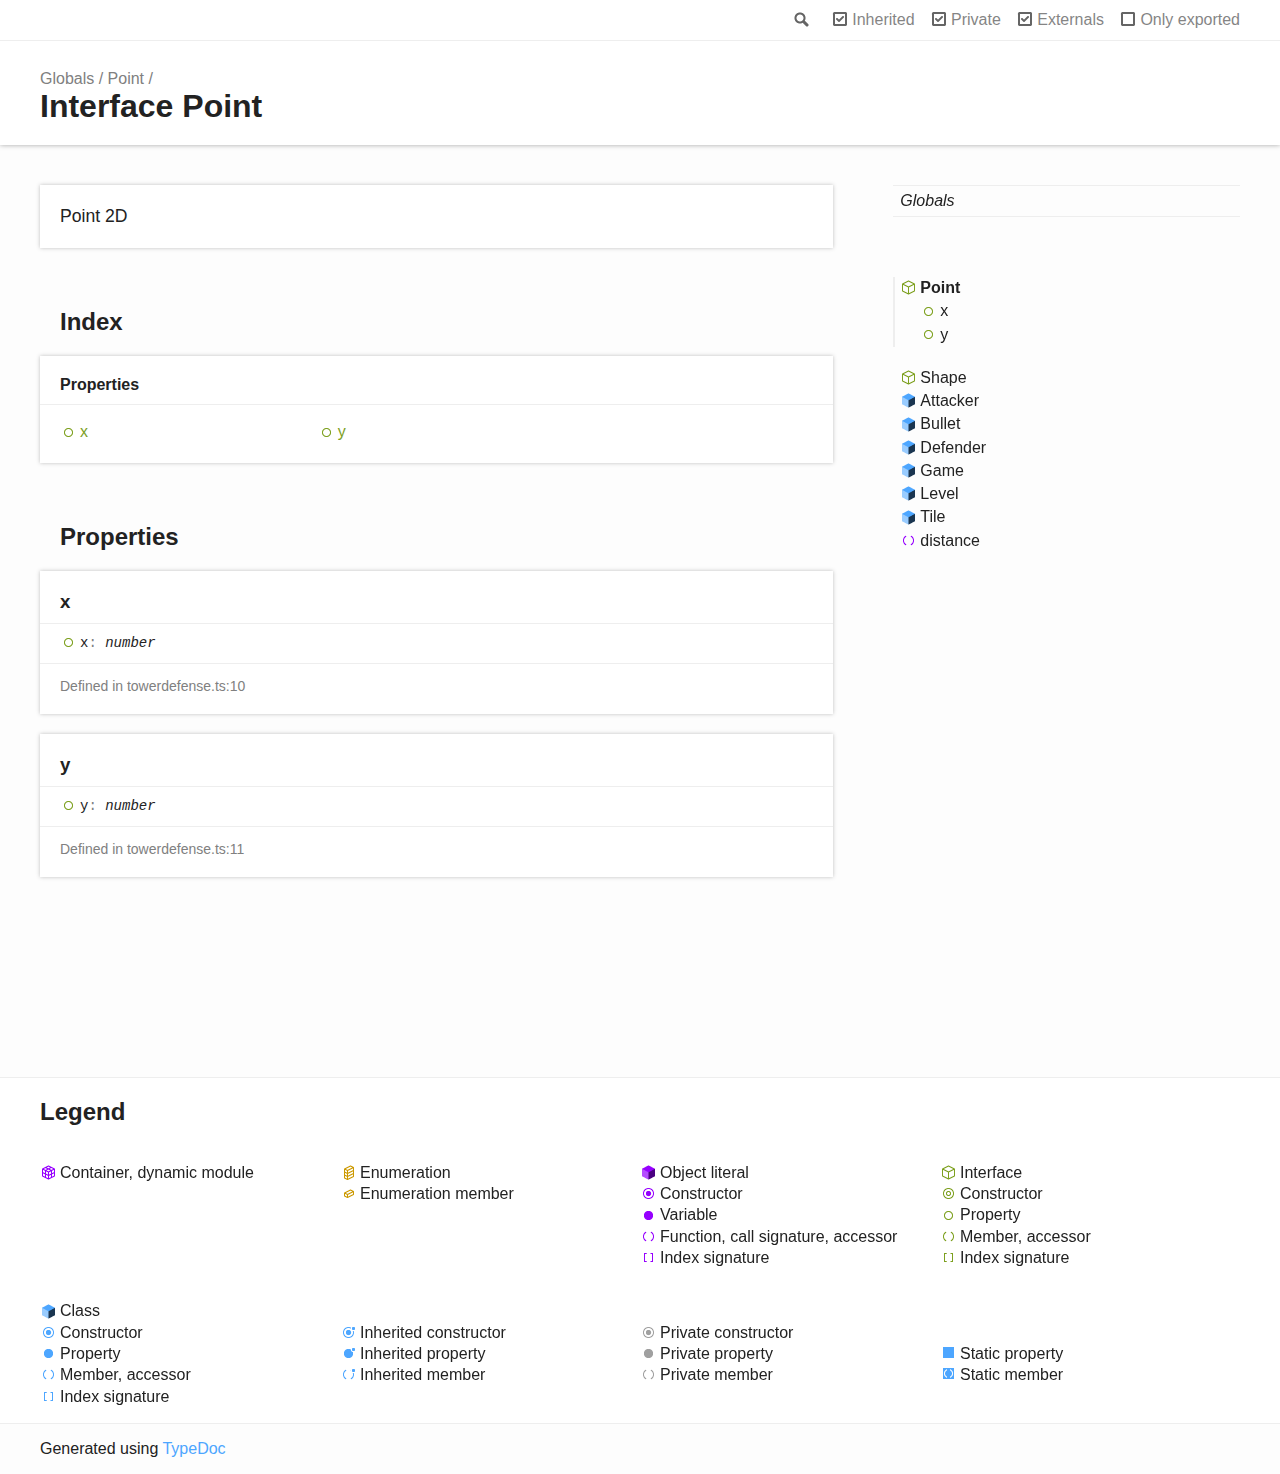
<file: doc/interfaces/point.html>
﻿<!doctype html>
<html class="default no-js">
<head>
	<meta charset="utf-8">
	<meta http-equiv="X-UA-Compatible" content="IE=edge">
	<title>Point | </title>
	<meta name="description" content="">
	<meta name="viewport" content="width=device-width, initial-scale=1">
	<link rel="stylesheet" href="../assets/css/main.css">
	<script src="../assets/js/modernizr.js"></script>
</head>
<body>
<header>
	<div class="tsd-page-toolbar">
		<div class="container">
			<div class="table-wrap">
				<div class="table-cell" id="tsd-search" data-index="../assets/js/search.js" data-base="..">
					<div class="field">
						<label for="tsd-search-field" class="tsd-widget search no-caption">Search</label>
						<input id="tsd-search-field" type="text" />
					</div>
					<ul class="results">
						<li class="state loading">Preparing search index...</li>
						<li class="state failure">The search index is not available</li>
					</ul>
					<a href="../index.html" class="title"></a>
				</div>
				<div class="table-cell" id="tsd-widgets">
					<div id="tsd-filter">
						<a href="#" class="tsd-widget options no-caption" data-toggle="options">Options</a>
						<div class="tsd-filter-group">
							<input type="checkbox" id="tsd-filter-inherited" checked />
							<label class="tsd-widget" for="tsd-filter-inherited">Inherited</label>
							<input type="checkbox" id="tsd-filter-private" checked />
							<label class="tsd-widget" for="tsd-filter-private">Private</label>
							<input type="checkbox" id="tsd-filter-externals" checked />
							<label class="tsd-widget" for="tsd-filter-externals">Externals</label>
							<input type="checkbox" id="tsd-filter-only-exported" />
							<label class="tsd-widget" for="tsd-filter-only-exported">Only exported</label>
						</div>
					</div>
					<a href="#" class="tsd-widget menu no-caption" data-toggle="menu">Menu</a>
				</div>
			</div>
		</div>
	</div>
	<div class="tsd-page-title">
		<div class="container">
			<ul class="tsd-breadcrumb">
				<li>
					<a href="../globals.html">Globals</a>
				</li>
				<li>
					<a href="point.html">Point</a>
				</li>
			</ul>
			<h1>Interface Point</h1>
		</div>
	</div>
</header>
<div class="container container-main">
	<div class="row">
		<div class="col-8 col-content">
			<section class="tsd-panel tsd-comment">
				<div class="tsd-comment tsd-typography">
					<div class="lead">
						<p>Point 2D</p>
					</div>
				</div>
			</section>
			<section class="tsd-panel-group tsd-index-group">
				<h2>Index</h2>
				<section class="tsd-panel tsd-index-panel">
					<div class="tsd-index-content">
						<section class="tsd-index-section tsd-is-not-exported">
							<h3>Properties</h3>
							<ul class="tsd-index-list">
								<li class="tsd-kind-property tsd-parent-kind-interface tsd-is-not-exported"><a href="point.html#x" class="tsd-kind-icon">x</a></li>
								<li class="tsd-kind-property tsd-parent-kind-interface tsd-is-not-exported"><a href="point.html#y" class="tsd-kind-icon">y</a></li>
							</ul>
						</section>
					</div>
				</section>
				</section>            <section class="tsd-panel-group tsd-member-group tsd-is-not-exported">
				<h2>Properties</h2>
				<section class="tsd-panel tsd-member tsd-kind-property tsd-parent-kind-interface tsd-is-not-exported">
					<a name="x" class="tsd-anchor"></a>
					<h3>x</h3>
					<div class="tsd-signature tsd-kind-icon">x<span class="tsd-signature-symbol">:</span>         <span class="tsd-signature-type">number</span></div>
					<aside class="tsd-sources">
						<ul>
							<li>Defined in towerdefense.ts:10</li>
						</ul>
					</aside>
					</section>            <section class="tsd-panel tsd-member tsd-kind-property tsd-parent-kind-interface tsd-is-not-exported">
					<a name="y" class="tsd-anchor"></a>
					<h3>y</h3>
					<div class="tsd-signature tsd-kind-icon">y<span class="tsd-signature-symbol">:</span>         <span class="tsd-signature-type">number</span></div>
					<aside class="tsd-sources">
						<ul>
							<li>Defined in towerdefense.ts:11</li>
						</ul>
					</aside>
			</section></section>
		</div>
		<div class="col-4 col-menu menu-sticky-wrap menu-highlight">
			<nav class="tsd-navigation primary">
				<ul>
					<li class="globals  ">
						<a href="../globals.html"><em>Globals</em></a>
					</li>
				</ul>
			</nav>
			<nav class="tsd-navigation secondary menu-sticky">
				<ul class="before-current">
				</ul>
				<ul class="current">
					<li class="current tsd-kind-interface tsd-is-not-exported">
						<a href="point.html" class="tsd-kind-icon">Point</a>
						<ul>
							<li class=" tsd-kind-property tsd-parent-kind-interface tsd-is-not-exported">
								<a href="point.html#x" class="tsd-kind-icon">x</a>
							</li>
							<li class=" tsd-kind-property tsd-parent-kind-interface tsd-is-not-exported">
								<a href="point.html#y" class="tsd-kind-icon">y</a>
							</li>
						</ul>
					</li>
				</ul>
				<ul class="after-current">
					<li class=" tsd-kind-interface tsd-is-not-exported">
						<a href="shape.html" class="tsd-kind-icon">Shape</a>
					</li>
					<li class=" tsd-kind-class tsd-is-not-exported">
						<a href="../classes/attacker.html" class="tsd-kind-icon">Attacker</a>
					</li>
					<li class=" tsd-kind-class tsd-is-not-exported">
						<a href="../classes/bullet.html" class="tsd-kind-icon">Bullet</a>
					</li>
					<li class=" tsd-kind-class tsd-is-not-exported">
						<a href="../classes/defender.html" class="tsd-kind-icon">Defender</a>
					</li>
					<li class=" tsd-kind-class tsd-is-not-exported">
						<a href="../classes/game.html" class="tsd-kind-icon">Game</a>
					</li>
					<li class=" tsd-kind-class tsd-is-not-exported">
						<a href="../classes/level.html" class="tsd-kind-icon">Level</a>
					</li>
					<li class=" tsd-kind-class tsd-is-not-exported">
						<a href="../classes/tile.html" class="tsd-kind-icon">Tile</a>
					</li>
					<li class=" tsd-kind-function tsd-is-not-exported">
						<a href="../globals.html#distance" class="tsd-kind-icon">distance</a>
					</li>
				</ul>
			</nav>
		</div>
	</div>
</div>
<footer class="with-border-bottom">
	<div class="container">
		<h2>Legend</h2>
		<div class="tsd-legend-group">
			<ul class="tsd-legend">
				<li class="tsd-kind-container"><span class="tsd-kind-icon">Container, dynamic module</span></li>
			</ul>
			<ul class="tsd-legend">
				<li class="tsd-kind-enum"><span class="tsd-kind-icon">Enumeration</span></li>
				<li class="tsd-kind-enum-member"><span class="tsd-kind-icon">Enumeration member</span></li>
			</ul>
			<ul class="tsd-legend">
				<li class="tsd-kind-object-literal"><span class="tsd-kind-icon">Object literal</span></li>
				<li class="tsd-kind-construct-signature"><span class="tsd-kind-icon">Constructor</span></li>
				<li class="tsd-kind-property"><span class="tsd-kind-icon">Variable</span></li>
				<li class="tsd-kind-call-signature"><span class="tsd-kind-icon">Function, call signature, accessor</span></li>
				<li class="tsd-kind-index-signature"><span class="tsd-kind-icon">Index signature</span></li>
			</ul>
			<ul class="tsd-legend">
				<li class="tsd-kind-interface"><span class="tsd-kind-icon">Interface</span></li>
				<li class="tsd-kind-construct-signature tsd-parent-kind-interface"><span class="tsd-kind-icon">Constructor</span></li>
				<li class="tsd-kind-property tsd-parent-kind-interface"><span class="tsd-kind-icon">Property</span></li>
				<li class="tsd-kind-call-signature tsd-parent-kind-interface"><span class="tsd-kind-icon">Member, accessor</span></li>
				<li class="tsd-kind-index-signature tsd-parent-kind-interface"><span class="tsd-kind-icon">Index signature</span></li>
			</ul>
			<ul class="tsd-legend">
				<li class="tsd-kind-class"><span class="tsd-kind-icon">Class</span></li>
				<li class="tsd-kind-construct-signature tsd-parent-kind-class"><span class="tsd-kind-icon">Constructor</span></li>
				<li class="tsd-kind-property tsd-parent-kind-class"><span class="tsd-kind-icon">Property</span></li>
				<li class="tsd-kind-call-signature tsd-parent-kind-class"><span class="tsd-kind-icon">Member, accessor</span></li>
				<li class="tsd-kind-index-signature tsd-parent-kind-class"><span class="tsd-kind-icon">Index signature</span></li>
			</ul>
			<ul class="tsd-legend">
				<li>&nbsp;</li>
				<li class="tsd-kind-construct-signature tsd-parent-kind-class tsd-is-inherited"><span class="tsd-kind-icon">Inherited constructor</span></li>
				<li class="tsd-kind-property tsd-parent-kind-class tsd-is-inherited"><span class="tsd-kind-icon">Inherited property</span></li>
				<li class="tsd-kind-call-signature tsd-parent-kind-class tsd-is-inherited"><span class="tsd-kind-icon">Inherited member</span></li>
			</ul>
			<ul class="tsd-legend">
				<li>&nbsp;</li>
				<li class="tsd-kind-construct-signature tsd-parent-kind-class tsd-is-private"><span class="tsd-kind-icon">Private constructor</span></li>
				<li class="tsd-kind-property tsd-parent-kind-class tsd-is-private"><span class="tsd-kind-icon">Private property</span></li>
				<li class="tsd-kind-call-signature tsd-parent-kind-class tsd-is-private"><span class="tsd-kind-icon">Private member</span></li>
			</ul>
			<ul class="tsd-legend">
				<li>&nbsp;</li>
				<li>&nbsp;</li>
				<li class="tsd-kind-property tsd-parent-kind-class tsd-is-static"><span class="tsd-kind-icon">Static property</span></li>
				<li class="tsd-kind-call-signature tsd-parent-kind-class tsd-is-static"><span class="tsd-kind-icon">Static member</span></li>
			</ul>
		</div>
	</div>
</footer>
<div class="container tsd-generator">
	<p>Generated using <a href="http://typedoc.io" target="_blank">TypeDoc</a></p>
</div>
<div class="overlay"></div>
<script src="../assets/js/main.js"></script>
<script>if (location.protocol == 'file:') document.write('<script src="../assets/js/search.js"><' + '/script>');</script>
</body>
</html>
</file>
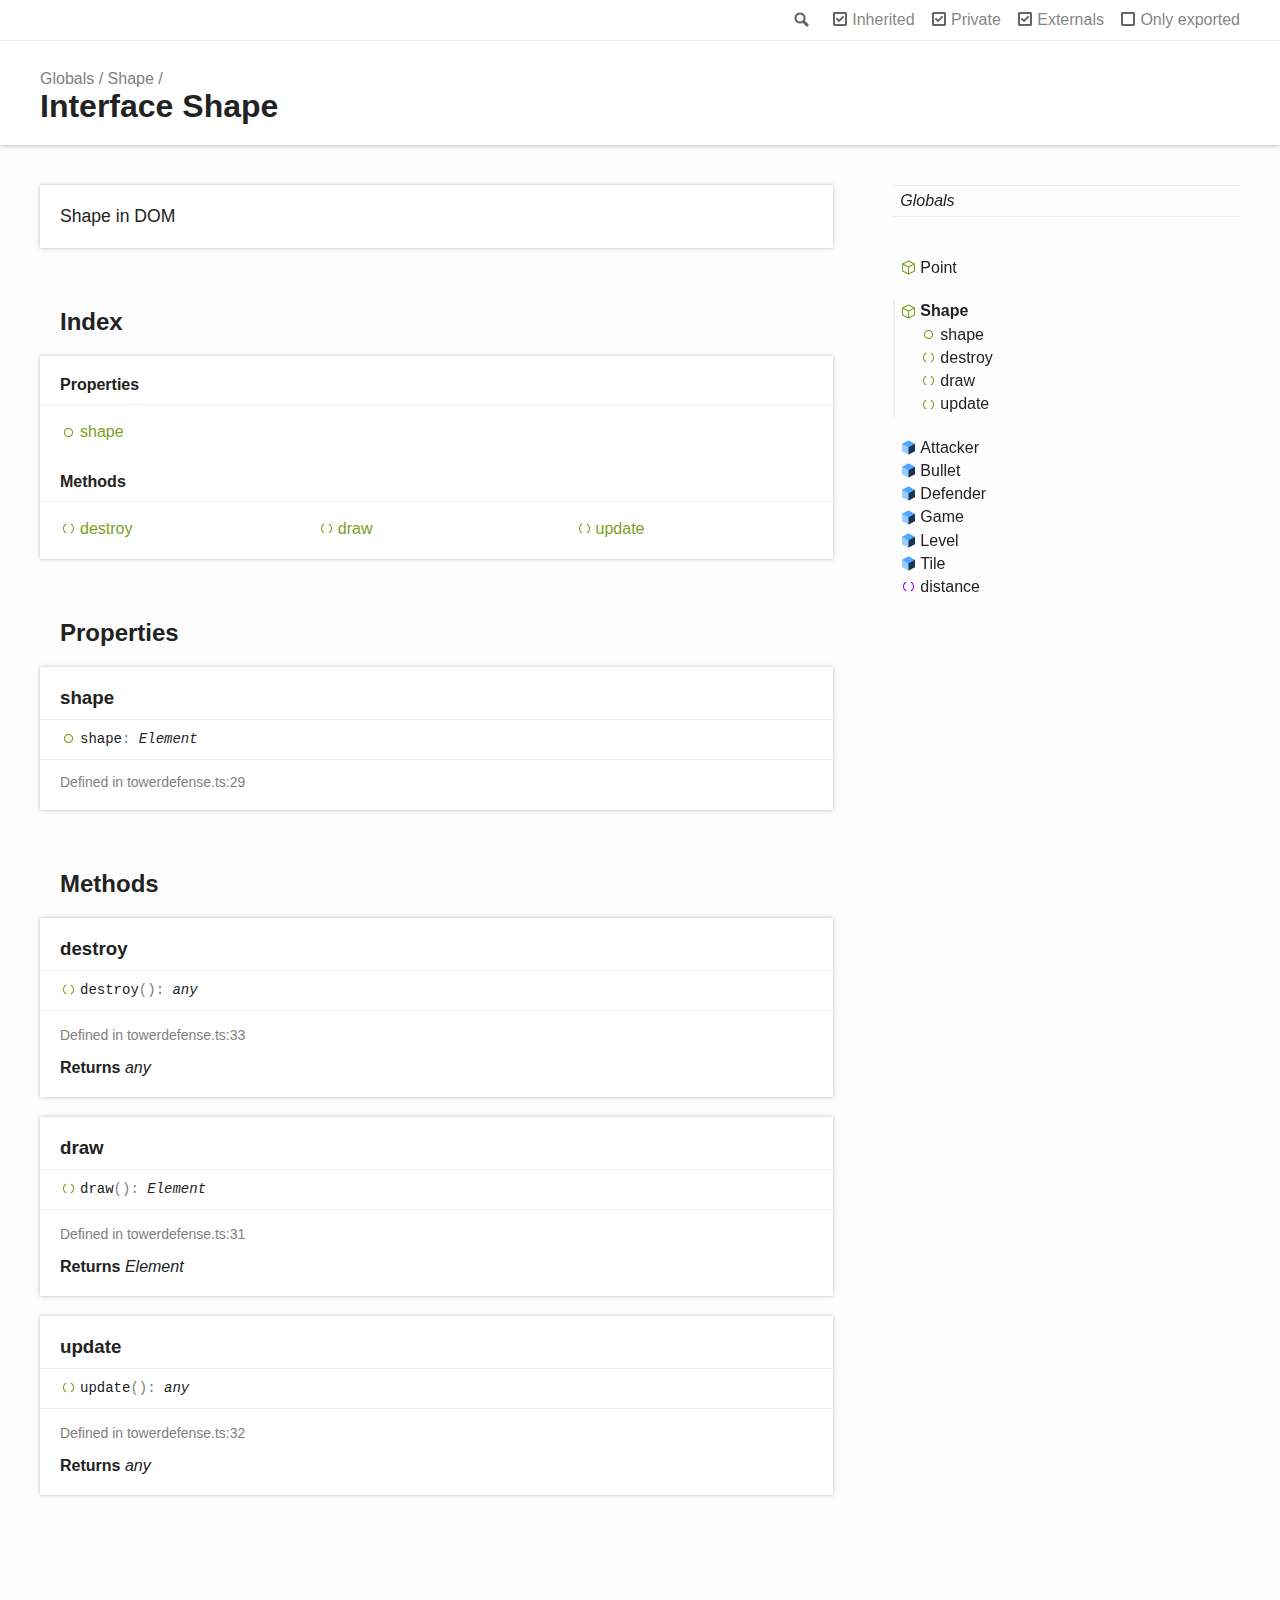
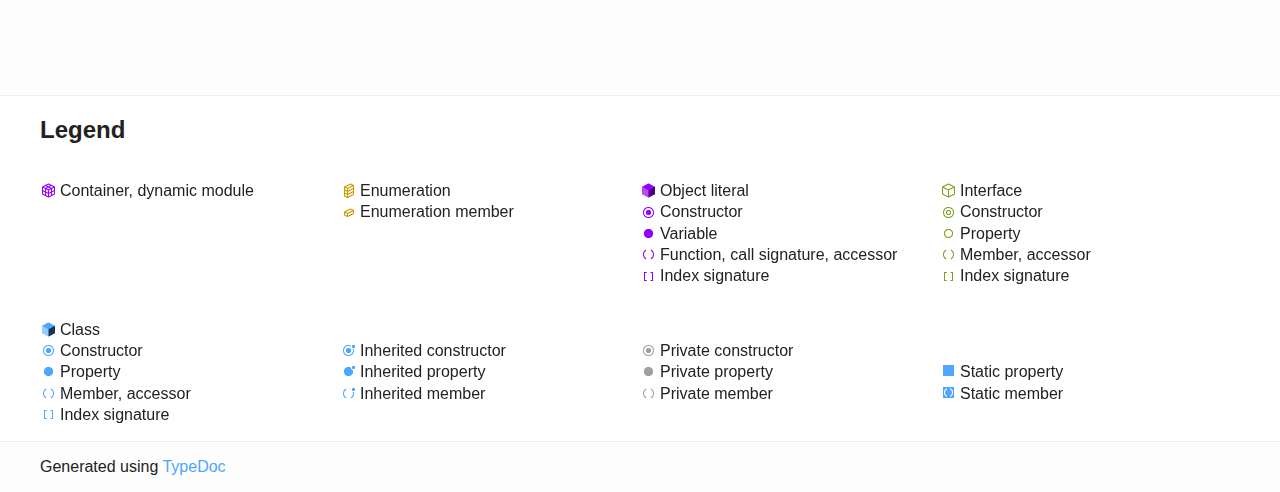
<file: doc/interfaces/shape.html>
﻿<!doctype html>
<html class="default no-js">
<head>
	<meta charset="utf-8">
	<meta http-equiv="X-UA-Compatible" content="IE=edge">
	<title>Shape | </title>
	<meta name="description" content="">
	<meta name="viewport" content="width=device-width, initial-scale=1">
	<link rel="stylesheet" href="../assets/css/main.css">
	<script src="../assets/js/modernizr.js"></script>
</head>
<body>
<header>
	<div class="tsd-page-toolbar">
		<div class="container">
			<div class="table-wrap">
				<div class="table-cell" id="tsd-search" data-index="../assets/js/search.js" data-base="..">
					<div class="field">
						<label for="tsd-search-field" class="tsd-widget search no-caption">Search</label>
						<input id="tsd-search-field" type="text" />
					</div>
					<ul class="results">
						<li class="state loading">Preparing search index...</li>
						<li class="state failure">The search index is not available</li>
					</ul>
					<a href="../index.html" class="title"></a>
				</div>
				<div class="table-cell" id="tsd-widgets">
					<div id="tsd-filter">
						<a href="#" class="tsd-widget options no-caption" data-toggle="options">Options</a>
						<div class="tsd-filter-group">
							<input type="checkbox" id="tsd-filter-inherited" checked />
							<label class="tsd-widget" for="tsd-filter-inherited">Inherited</label>
							<input type="checkbox" id="tsd-filter-private" checked />
							<label class="tsd-widget" for="tsd-filter-private">Private</label>
							<input type="checkbox" id="tsd-filter-externals" checked />
							<label class="tsd-widget" for="tsd-filter-externals">Externals</label>
							<input type="checkbox" id="tsd-filter-only-exported" />
							<label class="tsd-widget" for="tsd-filter-only-exported">Only exported</label>
						</div>
					</div>
					<a href="#" class="tsd-widget menu no-caption" data-toggle="menu">Menu</a>
				</div>
			</div>
		</div>
	</div>
	<div class="tsd-page-title">
		<div class="container">
			<ul class="tsd-breadcrumb">
				<li>
					<a href="../globals.html">Globals</a>
				</li>
				<li>
					<a href="shape.html">Shape</a>
				</li>
			</ul>
			<h1>Interface Shape</h1>
		</div>
	</div>
</header>
<div class="container container-main">
	<div class="row">
		<div class="col-8 col-content">
			<section class="tsd-panel tsd-comment">
				<div class="tsd-comment tsd-typography">
					<div class="lead">
						<p>Shape in DOM</p>
					</div>
				</div>
			</section>
			<section class="tsd-panel-group tsd-index-group">
				<h2>Index</h2>
				<section class="tsd-panel tsd-index-panel">
					<div class="tsd-index-content">
						<section class="tsd-index-section tsd-is-not-exported">
							<h3>Properties</h3>
							<ul class="tsd-index-list">
								<li class="tsd-kind-property tsd-parent-kind-interface tsd-is-not-exported"><a href="shape.html#shape" class="tsd-kind-icon">shape</a></li>
							</ul>
						</section>
						<section class="tsd-index-section tsd-is-not-exported">
							<h3>Methods</h3>
							<ul class="tsd-index-list">
								<li class="tsd-kind-method tsd-parent-kind-interface tsd-is-not-exported"><a href="shape.html#destroy" class="tsd-kind-icon">destroy</a></li>
								<li class="tsd-kind-method tsd-parent-kind-interface tsd-is-not-exported"><a href="shape.html#draw" class="tsd-kind-icon">draw</a></li>
								<li class="tsd-kind-method tsd-parent-kind-interface tsd-is-not-exported"><a href="shape.html#update" class="tsd-kind-icon">update</a></li>
							</ul>
						</section>
					</div>
				</section>
				</section>            <section class="tsd-panel-group tsd-member-group tsd-is-not-exported">
				<h2>Properties</h2>
				<section class="tsd-panel tsd-member tsd-kind-property tsd-parent-kind-interface tsd-is-not-exported">
					<a name="shape" class="tsd-anchor"></a>
					<h3>shape</h3>
					<div class="tsd-signature tsd-kind-icon">shape<span class="tsd-signature-symbol">:</span>         <span class="tsd-signature-type">Element</span></div>
					<aside class="tsd-sources">
						<ul>
							<li>Defined in towerdefense.ts:29</li>
						</ul>
					</aside>
				</section></section>        <section class="tsd-panel-group tsd-member-group tsd-is-not-exported">
				<h2>Methods</h2>
				<section class="tsd-panel tsd-member tsd-kind-method tsd-parent-kind-interface tsd-is-not-exported">
					<a name="destroy" class="tsd-anchor"></a>
					<h3>destroy</h3>
					<ul class="tsd-signatures tsd-kind-method tsd-parent-kind-interface tsd-is-not-exported">
						<li class="tsd-signature tsd-kind-icon">destroy<span class="tsd-signature-symbol">(</span><span class="tsd-signature-symbol">)</span><span class="tsd-signature-symbol">: </span><span class="tsd-signature-type">any</span></li>
					</ul>
					<ul class="tsd-descriptions">
						<li class="tsd-description"><aside class="tsd-sources">
								<ul>
									<li>Defined in towerdefense.ts:33</li>
								</ul>
							</aside>
							<h4 class="tsd-returns-title">Returns         <span class="tsd-signature-type">any</span>
							</h4>
						</li>
					</ul>
					</section>            <section class="tsd-panel tsd-member tsd-kind-method tsd-parent-kind-interface tsd-is-not-exported">
					<a name="draw" class="tsd-anchor"></a>
					<h3>draw</h3>
					<ul class="tsd-signatures tsd-kind-method tsd-parent-kind-interface tsd-is-not-exported">
						<li class="tsd-signature tsd-kind-icon">draw<span class="tsd-signature-symbol">(</span><span class="tsd-signature-symbol">)</span><span class="tsd-signature-symbol">: </span><span class="tsd-signature-type">Element</span></li>
					</ul>
					<ul class="tsd-descriptions">
						<li class="tsd-description"><aside class="tsd-sources">
								<ul>
									<li>Defined in towerdefense.ts:31</li>
								</ul>
							</aside>
							<h4 class="tsd-returns-title">Returns         <span class="tsd-signature-type">Element</span>
							</h4>
						</li>
					</ul>
					</section>            <section class="tsd-panel tsd-member tsd-kind-method tsd-parent-kind-interface tsd-is-not-exported">
					<a name="update" class="tsd-anchor"></a>
					<h3>update</h3>
					<ul class="tsd-signatures tsd-kind-method tsd-parent-kind-interface tsd-is-not-exported">
						<li class="tsd-signature tsd-kind-icon">update<span class="tsd-signature-symbol">(</span><span class="tsd-signature-symbol">)</span><span class="tsd-signature-symbol">: </span><span class="tsd-signature-type">any</span></li>
					</ul>
					<ul class="tsd-descriptions">
						<li class="tsd-description"><aside class="tsd-sources">
								<ul>
									<li>Defined in towerdefense.ts:32</li>
								</ul>
							</aside>
							<h4 class="tsd-returns-title">Returns         <span class="tsd-signature-type">any</span>
							</h4>
						</li>
					</ul>
			</section></section>
		</div>
		<div class="col-4 col-menu menu-sticky-wrap menu-highlight">
			<nav class="tsd-navigation primary">
				<ul>
					<li class="globals  ">
						<a href="../globals.html"><em>Globals</em></a>
					</li>
				</ul>
			</nav>
			<nav class="tsd-navigation secondary menu-sticky">
				<ul class="before-current">
					<li class=" tsd-kind-interface tsd-is-not-exported">
						<a href="point.html" class="tsd-kind-icon">Point</a>
					</li>
				</ul>
				<ul class="current">
					<li class="current tsd-kind-interface tsd-is-not-exported">
						<a href="shape.html" class="tsd-kind-icon">Shape</a>
						<ul>
							<li class=" tsd-kind-property tsd-parent-kind-interface tsd-is-not-exported">
								<a href="shape.html#shape" class="tsd-kind-icon">shape</a>
							</li>
							<li class=" tsd-kind-method tsd-parent-kind-interface tsd-is-not-exported">
								<a href="shape.html#destroy" class="tsd-kind-icon">destroy</a>
							</li>
							<li class=" tsd-kind-method tsd-parent-kind-interface tsd-is-not-exported">
								<a href="shape.html#draw" class="tsd-kind-icon">draw</a>
							</li>
							<li class=" tsd-kind-method tsd-parent-kind-interface tsd-is-not-exported">
								<a href="shape.html#update" class="tsd-kind-icon">update</a>
							</li>
						</ul>
					</li>
				</ul>
				<ul class="after-current">
					<li class=" tsd-kind-class tsd-is-not-exported">
						<a href="../classes/attacker.html" class="tsd-kind-icon">Attacker</a>
					</li>
					<li class=" tsd-kind-class tsd-is-not-exported">
						<a href="../classes/bullet.html" class="tsd-kind-icon">Bullet</a>
					</li>
					<li class=" tsd-kind-class tsd-is-not-exported">
						<a href="../classes/defender.html" class="tsd-kind-icon">Defender</a>
					</li>
					<li class=" tsd-kind-class tsd-is-not-exported">
						<a href="../classes/game.html" class="tsd-kind-icon">Game</a>
					</li>
					<li class=" tsd-kind-class tsd-is-not-exported">
						<a href="../classes/level.html" class="tsd-kind-icon">Level</a>
					</li>
					<li class=" tsd-kind-class tsd-is-not-exported">
						<a href="../classes/tile.html" class="tsd-kind-icon">Tile</a>
					</li>
					<li class=" tsd-kind-function tsd-is-not-exported">
						<a href="../globals.html#distance" class="tsd-kind-icon">distance</a>
					</li>
				</ul>
			</nav>
		</div>
	</div>
</div>
<footer class="with-border-bottom">
	<div class="container">
		<h2>Legend</h2>
		<div class="tsd-legend-group">
			<ul class="tsd-legend">
				<li class="tsd-kind-container"><span class="tsd-kind-icon">Container, dynamic module</span></li>
			</ul>
			<ul class="tsd-legend">
				<li class="tsd-kind-enum"><span class="tsd-kind-icon">Enumeration</span></li>
				<li class="tsd-kind-enum-member"><span class="tsd-kind-icon">Enumeration member</span></li>
			</ul>
			<ul class="tsd-legend">
				<li class="tsd-kind-object-literal"><span class="tsd-kind-icon">Object literal</span></li>
				<li class="tsd-kind-construct-signature"><span class="tsd-kind-icon">Constructor</span></li>
				<li class="tsd-kind-property"><span class="tsd-kind-icon">Variable</span></li>
				<li class="tsd-kind-call-signature"><span class="tsd-kind-icon">Function, call signature, accessor</span></li>
				<li class="tsd-kind-index-signature"><span class="tsd-kind-icon">Index signature</span></li>
			</ul>
			<ul class="tsd-legend">
				<li class="tsd-kind-interface"><span class="tsd-kind-icon">Interface</span></li>
				<li class="tsd-kind-construct-signature tsd-parent-kind-interface"><span class="tsd-kind-icon">Constructor</span></li>
				<li class="tsd-kind-property tsd-parent-kind-interface"><span class="tsd-kind-icon">Property</span></li>
				<li class="tsd-kind-call-signature tsd-parent-kind-interface"><span class="tsd-kind-icon">Member, accessor</span></li>
				<li class="tsd-kind-index-signature tsd-parent-kind-interface"><span class="tsd-kind-icon">Index signature</span></li>
			</ul>
			<ul class="tsd-legend">
				<li class="tsd-kind-class"><span class="tsd-kind-icon">Class</span></li>
				<li class="tsd-kind-construct-signature tsd-parent-kind-class"><span class="tsd-kind-icon">Constructor</span></li>
				<li class="tsd-kind-property tsd-parent-kind-class"><span class="tsd-kind-icon">Property</span></li>
				<li class="tsd-kind-call-signature tsd-parent-kind-class"><span class="tsd-kind-icon">Member, accessor</span></li>
				<li class="tsd-kind-index-signature tsd-parent-kind-class"><span class="tsd-kind-icon">Index signature</span></li>
			</ul>
			<ul class="tsd-legend">
				<li>&nbsp;</li>
				<li class="tsd-kind-construct-signature tsd-parent-kind-class tsd-is-inherited"><span class="tsd-kind-icon">Inherited constructor</span></li>
				<li class="tsd-kind-property tsd-parent-kind-class tsd-is-inherited"><span class="tsd-kind-icon">Inherited property</span></li>
				<li class="tsd-kind-call-signature tsd-parent-kind-class tsd-is-inherited"><span class="tsd-kind-icon">Inherited member</span></li>
			</ul>
			<ul class="tsd-legend">
				<li>&nbsp;</li>
				<li class="tsd-kind-construct-signature tsd-parent-kind-class tsd-is-private"><span class="tsd-kind-icon">Private constructor</span></li>
				<li class="tsd-kind-property tsd-parent-kind-class tsd-is-private"><span class="tsd-kind-icon">Private property</span></li>
				<li class="tsd-kind-call-signature tsd-parent-kind-class tsd-is-private"><span class="tsd-kind-icon">Private member</span></li>
			</ul>
			<ul class="tsd-legend">
				<li>&nbsp;</li>
				<li>&nbsp;</li>
				<li class="tsd-kind-property tsd-parent-kind-class tsd-is-static"><span class="tsd-kind-icon">Static property</span></li>
				<li class="tsd-kind-call-signature tsd-parent-kind-class tsd-is-static"><span class="tsd-kind-icon">Static member</span></li>
			</ul>
		</div>
	</div>
</footer>
<div class="container tsd-generator">
	<p>Generated using <a href="http://typedoc.io" target="_blank">TypeDoc</a></p>
</div>
<div class="overlay"></div>
<script src="../assets/js/main.js"></script>
<script>if (location.protocol == 'file:') document.write('<script src="../assets/js/search.js"><' + '/script>');</script>
</body>
</html>
</file>
<file: towerdefense.css>
﻿body
{
    font-family: 'Segoe UI', sans-serif;
}

#game {
    text-align: center;
}

#level {
    line-height: normal;
}

#statusbar {
    line-height: 1em;
}

.tileLandEmpty {
    fill: #7A7A7A; /* lightgray */
    stroke-width: 0;
}

.tileLandEmpty:hover {
    stroke-width: 1;
    stroke: #00FF00; /* green */
}

.tileLandOccupied {
    fill: #7A7A7A; /* lightgray */
}

.tilePath {
    fill: #313131; /* darkgray */
}

.attacker {
    fill: #FF3333; /* lightred */
}

.attackerHealthy {
    fill: #FF3333; /* lightred */
}

.attackerHurt {
    fill: #FF7070; /* lightred */
}

.attackerCritical {
    fill: #FFADAD; /* lightred */
}

.defender {
    fill: #0047B2; /* blue */
}

.bullet {
    fill: #FFFF00; /* yellow */
}

.lives {
    display: inline-block;
    width: 266px;
}

.points {
    display: inline-block;
    width: 266px;
}

.nextWave {
    display: inline-block;
    width: 266px;
}

.popup {
    font-weight: bold;
    color: darkred;
    text-align: center;
}
</file>
<file: doc/assets/css/main.css>
/*! normalize.css v1.1.3 | MIT License | git.io/normalize */
/* ========================================================================== HTML5 display definitions ========================================================================== */
/* Correct `block` display not defined in IE 6/7/8/9 and Firefox 3. */
article, aside, details, figcaption, figure, footer, header, hgroup, main, nav, section, summary { display: block; }

/* Correct `inline-block` display not defined in IE 6/7/8/9 and Firefox 3. */
audio, canvas, video { display: inline-block; *display: inline; *zoom: 1; }

/* Prevent modern browsers from displaying `audio` without controls. Remove excess height in iOS 5 devices. */
audio:not([controls]) { display: none; height: 0; }

/* Address styling not present in IE 7/8/9, Firefox 3, and Safari 4. Known issue: no IE 6 support. */
[hidden] { display: none; }

/* ========================================================================== Base ========================================================================== */
/* 1. Correct text resizing oddly in IE 6/7 when body `font-size` is set using `em` units. 2. Prevent iOS text size adjust after orientation change, without disabling user zoom. */
html { font-size: 100%; /* 1 */ -ms-text-size-adjust: 100%; /* 2 */ -webkit-text-size-adjust: 100%; /* 2 */ font-family: sans-serif; }

/* Address `font-family` inconsistency between `textarea` and other form elements. */
button, input, select, textarea { font-family: sans-serif; }

/* Address margins handled incorrectly in IE 6/7. */
body { margin: 0; }

/* ========================================================================== Links ========================================================================== */
/* Address `outline` inconsistency between Chrome and other browsers. */
a:focus { outline: thin dotted; }
a:active, a:hover { outline: 0; }

/* Improve readability when focused and also mouse hovered in all browsers. */
/* ========================================================================== Typography ========================================================================== */
/* Address font sizes and margins set differently in IE 6/7. Address font sizes within `section` and `article` in Firefox 4+, Safari 5, and Chrome. */
h1 { font-size: 2em; margin: 0.67em 0; }

h2 { font-size: 1.5em; margin: 0.83em 0; }

h3 { font-size: 1.17em; margin: 1em 0; }

h4, .tsd-index-panel h3 { font-size: 1em; margin: 1.33em 0; }

h5 { font-size: 0.83em; margin: 1.67em 0; }

h6 { font-size: 0.67em; margin: 2.33em 0; }

/* Address styling not present in IE 7/8/9, Safari 5, and Chrome. */
abbr[title] { border-bottom: 1px dotted; }

/* Address style set to `bolder` in Firefox 3+, Safari 4/5, and Chrome. */
b, strong { font-weight: bold; }

blockquote { margin: 1em 40px; }

/* Address styling not present in Safari 5 and Chrome. */
dfn { font-style: italic; }

/* Address differences between Firefox and other browsers. Known issue: no IE 6/7 normalization. */
hr { -moz-box-sizing: content-box; box-sizing: content-box; height: 0; }

/* Address styling not present in IE 6/7/8/9. */
mark { background: yellow; color: black; }

/* Address margins set differently in IE 6/7. */
p, pre { margin: 1em 0; }

/* Correct font family set oddly in IE 6, Safari 4/5, and Chrome. */
code, kbd, pre, samp { font-family: monospace, serif; _font-family: "courier new", monospace; font-size: 1em; }

/* Improve readability of pre-formatted text in all browsers. */
pre { white-space: pre; white-space: pre-wrap; word-wrap: break-word; }

/* Address CSS quotes not supported in IE 6/7. */
q { quotes: none; }
q:before, q:after { content: ""; content: none; }

/* Address `quotes` property not supported in Safari 4. */
/* Address inconsistent and variable font size in all browsers. */
small { font-size: 80%; }

/* Prevent `sub` and `sup` affecting `line-height` in all browsers. */
sub { font-size: 75%; line-height: 0; position: relative; vertical-align: baseline; }

sup { font-size: 75%; line-height: 0; position: relative; vertical-align: baseline; top: -0.5em; }

sub { bottom: -0.25em; }

/* ========================================================================== Lists ========================================================================== */
/* Address margins set differently in IE 6/7. */
dl, menu, ol, ul { margin: 1em 0; }

dd { margin: 0 0 0 40px; }

/* Address paddings set differently in IE 6/7. */
menu, ol, ul { padding: 0 0 0 40px; }

/* Correct list images handled incorrectly in IE 7. */
nav ul, nav ol { list-style: none; list-style-image: none; }

/* ========================================================================== Embedded content ========================================================================== */
/* 1. Remove border when inside `a` element in IE 6/7/8/9 and Firefox 3. 2. Improve image quality when scaled in IE 7. */
img { border: 0; /* 1 */ -ms-interpolation-mode: bicubic; }

/* 2 */
/* Correct overflow displayed oddly in IE 9. */
svg:not(:root) { overflow: hidden; }

/* ========================================================================== Figures ========================================================================== */
/* Address margin not present in IE 6/7/8/9, Safari 5, and Opera 11. */
figure, form { margin: 0; }

/* ========================================================================== Forms ========================================================================== */
/* Correct margin displayed oddly in IE 6/7. */
/* Define consistent border, margin, and padding. */
fieldset { border: 1px solid silver; margin: 0 2px; padding: 0.35em 0.625em 0.75em; }

/* 1. Correct color not being inherited in IE 6/7/8/9. 2. Correct text not wrapping in Firefox 3. 3. Correct alignment displayed oddly in IE 6/7. */
legend { border: 0; /* 1 */ padding: 0; white-space: normal; /* 2 */ *margin-left: -7px; }

/* 3 */
/* 1. Correct font size not being inherited in all browsers. 2. Address margins set differently in IE 6/7, Firefox 3+, Safari 5, and Chrome. 3. Improve appearance and consistency in all browsers. */
button, input, select, textarea { font-size: 100%; /* 1 */ margin: 0; /* 2 */ vertical-align: baseline; /* 3 */ *vertical-align: middle; }

/* 3 */
/* Address Firefox 3+ setting `line-height` on `input` using `!important` in the UA stylesheet. */
button, input { line-height: normal; }

/* Address inconsistent `text-transform` inheritance for `button` and `select`. All other form control elements do not inherit `text-transform` values. Correct `button` style inheritance in Chrome, Safari 5+, and IE 6+. Correct `select` style inheritance in Firefox 4+ and Opera. */
button, select { text-transform: none; }

/* 1. Avoid the WebKit bug in Android 4.0.* where (2) destroys native `audio` and `video` controls. 2. Correct inability to style clickable `input` types in iOS. 3. Improve usability and consistency of cursor style between image-type `input` and others. 4. Remove inner spacing in IE 7 without affecting normal text inputs. Known issue: inner spacing remains in IE 6. */
button, html input[type="button"] { -webkit-appearance: button; /* 2 */ cursor: pointer; /* 3 */ *overflow: visible; }

/* 4 */
input[type="reset"], input[type="submit"] { -webkit-appearance: button; /* 2 */ cursor: pointer; /* 3 */ *overflow: visible; }

/* 4 */
/* Re-set default cursor for disabled elements. */
button[disabled], html input[disabled] { cursor: default; }

/* 1. Address box sizing set to content-box in IE 8/9. 2. Remove excess padding in IE 8/9. 3. Remove excess padding in IE 7. Known issue: excess padding remains in IE 6. */
input { /* 3 */ }
input[type="checkbox"], input[type="radio"] { -moz-box-sizing: border-box; box-sizing: border-box; /* 1 */ padding: 0; /* 2 */ *height: 13px; /* 3 */ *width: 13px; }
input[type="search"] { -webkit-appearance: textfield; /* 1 */ -moz-box-sizing: content-box; /* 2 */ box-sizing: content-box; }
input[type="search"]::-webkit-search-cancel-button, input[type="search"]::-webkit-search-decoration { -webkit-appearance: none; }

/* 1. Address `appearance` set to `searchfield` in Safari 5 and Chrome. 2. Address `box-sizing` set to `border-box` in Safari 5 and Chrome (include `-moz` to future-proof). */
/* Remove inner padding and search cancel button in Safari 5 and Chrome on OS X. */
/* Remove inner padding and border in Firefox 3+. */
button::-moz-focus-inner, input::-moz-focus-inner { border: 0; padding: 0; }

/* 1. Remove default vertical scrollbar in IE 6/7/8/9. 2. Improve readability and alignment in all browsers. */
textarea { overflow: auto; /* 1 */ vertical-align: top; }

/* 2 */
/* ========================================================================== Tables ========================================================================== */
/* Remove most spacing between table cells. */
table { border-collapse: collapse; border-spacing: 0; }

/* Visual Studio-like style based on original C# coloring by Jason Diamond <jason@diamond.name> */
.hljs { display: inline-block; padding: 0.5em; background: white; color: black; }

.hljs-comment, .hljs-annotation, .hljs-template_comment, .diff .hljs-header, .hljs-chunk, .apache .hljs-cbracket { color: green; }

.hljs-keyword, .hljs-id, .hljs-built_in, .css .smalltalk .hljs-class, .hljs-winutils, .bash .hljs-variable, .tex .hljs-command, .hljs-request, .hljs-status, .nginx .hljs-title { color: blue; }

.xml .hljs-tag { color: blue; }
.xml .hljs-tag .hljs-value { color: blue; }

.hljs-string, .hljs-title, .hljs-parent, .hljs-tag .hljs-value, .hljs-rules .hljs-value { color: #a31515; }

.ruby .hljs-symbol { color: #a31515; }
.ruby .hljs-symbol .hljs-string { color: #a31515; }

.hljs-template_tag, .django .hljs-variable, .hljs-addition, .hljs-flow, .hljs-stream, .apache .hljs-tag, .hljs-date, .tex .hljs-formula, .coffeescript .hljs-attribute { color: #a31515; }

.ruby .hljs-string, .hljs-decorator, .hljs-filter .hljs-argument, .hljs-localvars, .hljs-array, .hljs-attr_selector, .hljs-pseudo, .hljs-pi, .hljs-doctype, .hljs-deletion, .hljs-envvar, .hljs-shebang, .hljs-preprocessor, .hljs-pragma, .userType, .apache .hljs-sqbracket, .nginx .hljs-built_in, .tex .hljs-special, .hljs-prompt { color: #2b91af; }

.hljs-phpdoc, .hljs-javadoc, .hljs-xmlDocTag { color: gray; }

.vhdl .hljs-typename { font-weight: bold; }
.vhdl .hljs-string { color: #666666; }
.vhdl .hljs-literal { color: #a31515; }
.vhdl .hljs-attribute { color: #00b0e8; }

.xml .hljs-attribute { color: red; }

.col > :first-child, .col-1 > :first-child, .col-2 > :first-child, .col-3 > :first-child, .col-4 > :first-child, .col-5 > :first-child, .col-6 > :first-child, .col-7 > :first-child, .col-8 > :first-child, .col-9 > :first-child, .col-10 > :first-child, .col-11 > :first-child, .tsd-panel > :first-child, .tsd-descriptions > li > :first-child, .col > :first-child > :first-child, .col-1 > :first-child > :first-child, .col-2 > :first-child > :first-child, .col-3 > :first-child > :first-child, .col-4 > :first-child > :first-child, .col-5 > :first-child > :first-child, .col-6 > :first-child > :first-child, .col-7 > :first-child > :first-child, .col-8 > :first-child > :first-child, .col-9 > :first-child > :first-child, .col-10 > :first-child > :first-child, .col-11 > :first-child > :first-child, .tsd-panel > :first-child > :first-child, .tsd-descriptions > li > :first-child > :first-child, .col > :first-child > :first-child > :first-child, .col-1 > :first-child > :first-child > :first-child, .col-2 > :first-child > :first-child > :first-child, .col-3 > :first-child > :first-child > :first-child, .col-4 > :first-child > :first-child > :first-child, .col-5 > :first-child > :first-child > :first-child, .col-6 > :first-child > :first-child > :first-child, .col-7 > :first-child > :first-child > :first-child, .col-8 > :first-child > :first-child > :first-child, .col-9 > :first-child > :first-child > :first-child, .col-10 > :first-child > :first-child > :first-child, .col-11 > :first-child > :first-child > :first-child, .tsd-panel > :first-child > :first-child > :first-child, .tsd-descriptions > li > :first-child > :first-child > :first-child { margin-top: 0; }
.col > :last-child, .col-1 > :last-child, .col-2 > :last-child, .col-3 > :last-child, .col-4 > :last-child, .col-5 > :last-child, .col-6 > :last-child, .col-7 > :last-child, .col-8 > :last-child, .col-9 > :last-child, .col-10 > :last-child, .col-11 > :last-child, .tsd-panel > :last-child, .tsd-descriptions > li > :last-child, .col > :last-child > :last-child, .col-1 > :last-child > :last-child, .col-2 > :last-child > :last-child, .col-3 > :last-child > :last-child, .col-4 > :last-child > :last-child, .col-5 > :last-child > :last-child, .col-6 > :last-child > :last-child, .col-7 > :last-child > :last-child, .col-8 > :last-child > :last-child, .col-9 > :last-child > :last-child, .col-10 > :last-child > :last-child, .col-11 > :last-child > :last-child, .tsd-panel > :last-child > :last-child, .tsd-descriptions > li > :last-child > :last-child, .col > :last-child > :last-child > :last-child, .col-1 > :last-child > :last-child > :last-child, .col-2 > :last-child > :last-child > :last-child, .col-3 > :last-child > :last-child > :last-child, .col-4 > :last-child > :last-child > :last-child, .col-5 > :last-child > :last-child > :last-child, .col-6 > :last-child > :last-child > :last-child, .col-7 > :last-child > :last-child > :last-child, .col-8 > :last-child > :last-child > :last-child, .col-9 > :last-child > :last-child > :last-child, .col-10 > :last-child > :last-child > :last-child, .col-11 > :last-child > :last-child > :last-child, .tsd-panel > :last-child > :last-child > :last-child, .tsd-descriptions > li > :last-child > :last-child > :last-child { margin-bottom: 0; }

.container { max-width: 1200px; margin: 0 auto; padding: 0 40px; }
@media (max-width: 640px) { .container { padding: 0 20px; } }

.container-main { padding-bottom: 200px; }

.row { position: relative; margin: 0 -10px; }
.row:after { visibility: hidden; display: block; content: ""; clear: both; height: 0; }

.col, .col-1, .col-2, .col-3, .col-4, .col-5, .col-6, .col-7, .col-8, .col-9, .col-10, .col-11 { -moz-box-sizing: border-box; box-sizing: border-box; float: left; padding: 0 10px; }

.col-1 { width: 8.33333%; }

.offset-1 { margin-left: 8.33333%; }

.col-2 { width: 16.66667%; }

.offset-2 { margin-left: 16.66667%; }

.col-3 { width: 25%; }

.offset-3 { margin-left: 25%; }

.col-4 { width: 33.33333%; }

.offset-4 { margin-left: 33.33333%; }

.col-5 { width: 41.66667%; }

.offset-5 { margin-left: 41.66667%; }

.col-6 { width: 50%; }

.offset-6 { margin-left: 50%; }

.col-7 { width: 58.33333%; }

.offset-7 { margin-left: 58.33333%; }

.col-8 { width: 66.66667%; }

.offset-8 { margin-left: 66.66667%; }

.col-9 { width: 75%; }

.offset-9 { margin-left: 75%; }

.col-10 { width: 83.33333%; }

.offset-10 { margin-left: 83.33333%; }

.col-11 { width: 91.66667%; }

.offset-11 { margin-left: 91.66667%; }

.tsd-kind-icon { display: block; position: relative; padding-left: 20px; text-indent: -20px; }
.tsd-kind-icon:before { content: ''; display: inline-block; vertical-align: middle; width: 17px; height: 17px; margin: 0 3px 2px 0; background-image: url(../images/icons.png); }
@media (-webkit-min-device-pixel-ratio: 1.5), (min-device-pixel-ratio: 1.5), (min-resolution: 144dpi) { .tsd-kind-icon:before { background-image: url(../images/icons@2x.png); background-size: 187px 102px; } }

.tsd-kind-acceptable-alias > .tsd-kind-icon:before { background-position: -0px 0; }

.tsd-kind-all > .tsd-kind-icon:before { background-position: -0px 0; }

.tsd-kind-catch-block > .tsd-kind-icon:before { background-position: -0px 0; }

.tsd-kind-catch-variable > .tsd-kind-icon:before { background-position: -0px 0; }

.tsd-kind-global > .tsd-kind-icon:before { background-position: -0px 0; }

.tsd-kind-none > .tsd-kind-icon:before { background-position: -0px 0; }

.tsd-kind-primitive > .tsd-kind-icon:before { background-position: -0px 0; }

.tsd-kind-type-alias > .tsd-kind-icon:before { background-position: -0px 0; }

.tsd-kind-type-parameter > .tsd-kind-icon:before { background-position: -0px 0; }

.tsd-kind-with-block > .tsd-kind-icon:before { background-position: -0px 0; }

.tsd-kind-parameter > .tsd-kind-icon:before { background-position: -0px 0; }

.tsd-kind-container > .tsd-kind-icon:before { background-position: -17px 0; }

.tsd-kind-dynamic-module > .tsd-kind-icon:before { background-position: -17px 0; }

.tsd-kind-script > .tsd-kind-icon:before { background-position: -17px 0; }

.tsd-kind-interface > .tsd-kind-icon:before { background-position: -34px 0; }

.tsd-kind-enum > .tsd-kind-icon:before { background-position: -51px 0; }

.tsd-kind-enum-member > .tsd-kind-icon:before { background-position: -68px 0; }

.tsd-kind-class > .tsd-kind-icon:before { background-position: -85px 0; }

.tsd-kind-object-literal > .tsd-kind-icon:before { background-position: -102px 0; }

.tsd-kind-object-type > .tsd-kind-icon:before { background-position: -102px 0; }

.tsd-kind-property > .tsd-kind-icon:before { background-position: -119px 0; }

.tsd-parent-kind-interface.tsd-kind-property > .tsd-kind-icon:before { background-position: -119px -17px; }

.tsd-parent-kind-class.tsd-kind-property > .tsd-kind-icon:before { background-position: -119px -34px; }

.tsd-parent-kind-class.tsd-kind-property.tsd-is-inherited > .tsd-kind-icon:before { background-position: -119px -51px; }

.tsd-parent-kind-class.tsd-kind-property.tsd-is-private > .tsd-kind-icon:before { background-position: -119px -68px; }

.tsd-parent-kind-class.tsd-kind-property.tsd-is-static > .tsd-kind-icon:before { background-position: -119px -85px; }

.tsd-kind-variable > .tsd-kind-icon:before { background-position: -119px 0; }

.tsd-parent-kind-interface.tsd-kind-variable > .tsd-kind-icon:before { background-position: -119px -17px; }

.tsd-parent-kind-class.tsd-kind-variable > .tsd-kind-icon:before { background-position: -119px -34px; }

.tsd-parent-kind-class.tsd-kind-variable.tsd-is-inherited > .tsd-kind-icon:before { background-position: -119px -51px; }

.tsd-parent-kind-class.tsd-kind-variable.tsd-is-private > .tsd-kind-icon:before { background-position: -119px -68px; }

.tsd-parent-kind-class.tsd-kind-variable.tsd-is-static > .tsd-kind-icon:before { background-position: -119px -85px; }

.tsd-kind-call-signature > .tsd-kind-icon:before { background-position: -136px 0; }

.tsd-parent-kind-interface.tsd-kind-call-signature > .tsd-kind-icon:before { background-position: -136px -17px; }

.tsd-parent-kind-class.tsd-kind-call-signature > .tsd-kind-icon:before { background-position: -136px -34px; }

.tsd-parent-kind-class.tsd-kind-call-signature.tsd-is-inherited > .tsd-kind-icon:before { background-position: -136px -51px; }

.tsd-parent-kind-class.tsd-kind-call-signature.tsd-is-private > .tsd-kind-icon:before { background-position: -136px -68px; }

.tsd-parent-kind-class.tsd-kind-call-signature.tsd-is-static > .tsd-kind-icon:before { background-position: -136px -85px; }

.tsd-kind-function > .tsd-kind-icon:before { background-position: -136px 0; }

.tsd-parent-kind-interface.tsd-kind-function > .tsd-kind-icon:before { background-position: -136px -17px; }

.tsd-parent-kind-class.tsd-kind-function > .tsd-kind-icon:before { background-position: -136px -34px; }

.tsd-parent-kind-class.tsd-kind-function.tsd-is-inherited > .tsd-kind-icon:before { background-position: -136px -51px; }

.tsd-parent-kind-class.tsd-kind-function.tsd-is-private > .tsd-kind-icon:before { background-position: -136px -68px; }

.tsd-parent-kind-class.tsd-kind-function.tsd-is-static > .tsd-kind-icon:before { background-position: -136px -85px; }

.tsd-kind-function-expression > .tsd-kind-icon:before { background-position: -136px 0; }

.tsd-parent-kind-interface.tsd-kind-function-expression > .tsd-kind-icon:before { background-position: -136px -17px; }

.tsd-parent-kind-class.tsd-kind-function-expression > .tsd-kind-icon:before { background-position: -136px -34px; }

.tsd-parent-kind-class.tsd-kind-function-expression.tsd-is-inherited > .tsd-kind-icon:before { background-position: -136px -51px; }

.tsd-parent-kind-class.tsd-kind-function-expression.tsd-is-private > .tsd-kind-icon:before { background-position: -136px -68px; }

.tsd-parent-kind-class.tsd-kind-function-expression.tsd-is-static > .tsd-kind-icon:before { background-position: -136px -85px; }

.tsd-kind-function-type > .tsd-kind-icon:before { background-position: -136px 0; }

.tsd-parent-kind-interface.tsd-kind-function-type > .tsd-kind-icon:before { background-position: -136px -17px; }

.tsd-parent-kind-class.tsd-kind-function-type > .tsd-kind-icon:before { background-position: -136px -34px; }

.tsd-parent-kind-class.tsd-kind-function-type.tsd-is-inherited > .tsd-kind-icon:before { background-position: -136px -51px; }

.tsd-parent-kind-class.tsd-kind-function-type.tsd-is-private > .tsd-kind-icon:before { background-position: -136px -68px; }

.tsd-parent-kind-class.tsd-kind-function-type.tsd-is-static > .tsd-kind-icon:before { background-position: -136px -85px; }

.tsd-kind-get-accessor > .tsd-kind-icon:before { background-position: -136px 0; }

.tsd-parent-kind-interface.tsd-kind-get-accessor > .tsd-kind-icon:before { background-position: -136px -17px; }

.tsd-parent-kind-class.tsd-kind-get-accessor > .tsd-kind-icon:before { background-position: -136px -34px; }

.tsd-parent-kind-class.tsd-kind-get-accessor.tsd-is-inherited > .tsd-kind-icon:before { background-position: -136px -51px; }

.tsd-parent-kind-class.tsd-kind-get-accessor.tsd-is-private > .tsd-kind-icon:before { background-position: -136px -68px; }

.tsd-parent-kind-class.tsd-kind-get-accessor.tsd-is-static > .tsd-kind-icon:before { background-position: -136px -85px; }

.tsd-kind-method > .tsd-kind-icon:before { background-position: -136px 0; }

.tsd-parent-kind-interface.tsd-kind-method > .tsd-kind-icon:before { background-position: -136px -17px; }

.tsd-parent-kind-class.tsd-kind-method > .tsd-kind-icon:before { background-position: -136px -34px; }

.tsd-parent-kind-class.tsd-kind-method.tsd-is-inherited > .tsd-kind-icon:before { background-position: -136px -51px; }

.tsd-parent-kind-class.tsd-kind-method.tsd-is-private > .tsd-kind-icon:before { background-position: -136px -68px; }

.tsd-parent-kind-class.tsd-kind-method.tsd-is-static > .tsd-kind-icon:before { background-position: -136px -85px; }

.tsd-kind-set-accessor > .tsd-kind-icon:before { background-position: -136px 0; }

.tsd-parent-kind-interface.tsd-kind-set-accessor > .tsd-kind-icon:before { background-position: -136px -17px; }

.tsd-parent-kind-class.tsd-kind-set-accessor > .tsd-kind-icon:before { background-position: -136px -34px; }

.tsd-parent-kind-class.tsd-kind-set-accessor.tsd-is-inherited > .tsd-kind-icon:before { background-position: -136px -51px; }

.tsd-parent-kind-class.tsd-kind-set-accessor.tsd-is-private > .tsd-kind-icon:before { background-position: -136px -68px; }

.tsd-parent-kind-class.tsd-kind-set-accessor.tsd-is-static > .tsd-kind-icon:before { background-position: -136px -85px; }

.tsd-kind-construct-signature > .tsd-kind-icon:before { background-position: -153px 0; }

.tsd-parent-kind-interface.tsd-kind-construct-signature > .tsd-kind-icon:before { background-position: -153px -17px; }

.tsd-parent-kind-class.tsd-kind-construct-signature > .tsd-kind-icon:before { background-position: -153px -34px; }

.tsd-parent-kind-class.tsd-kind-construct-signature.tsd-is-inherited > .tsd-kind-icon:before { background-position: -153px -51px; }

.tsd-parent-kind-class.tsd-kind-construct-signature.tsd-is-private > .tsd-kind-icon:before { background-position: -153px -68px; }

.tsd-parent-kind-class.tsd-kind-construct-signature.tsd-is-static > .tsd-kind-icon:before { background-position: -153px -85px; }

.tsd-kind-constructor-method > .tsd-kind-icon:before { background-position: -153px 0; }

.tsd-parent-kind-interface.tsd-kind-constructor-method > .tsd-kind-icon:before { background-position: -153px -17px; }

.tsd-parent-kind-class.tsd-kind-constructor-method > .tsd-kind-icon:before { background-position: -153px -34px; }

.tsd-parent-kind-class.tsd-kind-constructor-method.tsd-is-inherited > .tsd-kind-icon:before { background-position: -153px -51px; }

.tsd-parent-kind-class.tsd-kind-constructor-method.tsd-is-private > .tsd-kind-icon:before { background-position: -153px -68px; }

.tsd-parent-kind-class.tsd-kind-constructor-method.tsd-is-static > .tsd-kind-icon:before { background-position: -153px -85px; }

.tsd-kind-constructor-type > .tsd-kind-icon:before { background-position: -153px 0; }

.tsd-parent-kind-interface.tsd-kind-constructor-type > .tsd-kind-icon:before { background-position: -153px -17px; }

.tsd-parent-kind-class.tsd-kind-constructor-type > .tsd-kind-icon:before { background-position: -153px -34px; }

.tsd-parent-kind-class.tsd-kind-constructor-type.tsd-is-inherited > .tsd-kind-icon:before { background-position: -153px -51px; }

.tsd-parent-kind-class.tsd-kind-constructor-type.tsd-is-private > .tsd-kind-icon:before { background-position: -153px -68px; }

.tsd-parent-kind-class.tsd-kind-constructor-type.tsd-is-static > .tsd-kind-icon:before { background-position: -153px -85px; }

.tsd-kind-index-signature > .tsd-kind-icon:before { background-position: -170px 0; }

.tsd-parent-kind-interface.tsd-kind-index-signature > .tsd-kind-icon:before { background-position: -170px -17px; }

.tsd-parent-kind-class.tsd-kind-index-signature > .tsd-kind-icon:before { background-position: -170px -34px; }

.tsd-parent-kind-class.tsd-kind-index-signature.tsd-is-inherited > .tsd-kind-icon:before { background-position: -170px -51px; }

.tsd-parent-kind-class.tsd-kind-index-signature.tsd-is-private > .tsd-kind-icon:before { background-position: -170px -68px; }

.tsd-parent-kind-class.tsd-kind-index-signature.tsd-is-static > .tsd-kind-icon:before { background-position: -170px -85px; }

.no-transition { -webkit-transition: none !important; transition: none !important; }

@-webkit-keyframes fade-in { from { opacity: 0; }
  to { opacity: 1; } }

@keyframes fade-in { from { opacity: 0; }
  to { opacity: 1; } }
@-webkit-keyframes fade-out { from { opacity: 1; visibility: visible; }
  to { opacity: 0; } }
@keyframes fade-out { from { opacity: 1; visibility: visible; }
  to { opacity: 0; } }
@-webkit-keyframes fade-in-delayed { 0% { opacity: 0; }
  33% { opacity: 0; }
  100% { opacity: 1; } }
@keyframes fade-in-delayed { 0% { opacity: 0; }
  33% { opacity: 0; }
  100% { opacity: 1; } }
@-webkit-keyframes fade-out-delayed { 0% { opacity: 1; visibility: visible; }
  66% { opacity: 0; }
  100% { opacity: 0; } }
@keyframes fade-out-delayed { 0% { opacity: 1; visibility: visible; }
  66% { opacity: 0; }
  100% { opacity: 0; } }
@-webkit-keyframes shift-to-left { from { -webkit-transform: translate(0, 0); transform: translate(0, 0); }
  to { -webkit-transform: translate(-25%, 0); transform: translate(-25%, 0); } }
@keyframes shift-to-left { from { -webkit-transform: translate(0, 0); transform: translate(0, 0); }
  to { -webkit-transform: translate(-25%, 0); transform: translate(-25%, 0); } }
@-webkit-keyframes unshift-to-left { from { -webkit-transform: translate(-25%, 0); transform: translate(-25%, 0); }
  to { -webkit-transform: translate(0, 0); transform: translate(0, 0); } }
@keyframes unshift-to-left { from { -webkit-transform: translate(-25%, 0); transform: translate(-25%, 0); }
  to { -webkit-transform: translate(0, 0); transform: translate(0, 0); } }
@-webkit-keyframes pop-in-from-right { from { -webkit-transform: translate(100%, 0); transform: translate(100%, 0); }
  to { -webkit-transform: translate(0, 0); transform: translate(0, 0); } }
@keyframes pop-in-from-right { from { -webkit-transform: translate(100%, 0); transform: translate(100%, 0); }
  to { -webkit-transform: translate(0, 0); transform: translate(0, 0); } }
@-webkit-keyframes pop-out-to-right { from { -webkit-transform: translate(0, 0); transform: translate(0, 0); visibility: visible; }
  to { -webkit-transform: translate(100%, 0); transform: translate(100%, 0); } }
@keyframes pop-out-to-right { from { -webkit-transform: translate(0, 0); transform: translate(0, 0); visibility: visible; }
  to { -webkit-transform: translate(100%, 0); transform: translate(100%, 0); } }
body { background: #fdfdfd; font-family: "Segoe UI", sans-serif; font-size: 16px; color: #222222; }

a { color: #4da6ff; text-decoration: none; }
a:hover { text-decoration: underline; }

code, pre { font-family: Menlo, Monaco, Consolas, "Courier New", monospace; padding: 0.2em; margin: 0; font-size: 14px; background-color: rgba(0, 0, 0, 0.04); }

pre { padding: 10px; }
pre code { padding: 0; font-size: 100%; background-color: transparent; }

.tsd-typography { line-height: 1.333em; }
.tsd-typography ul { list-style: square; padding: 0 0 0 20px; margin: 0; }
.tsd-typography h4, .tsd-typography .tsd-index-panel h3, .tsd-index-panel .tsd-typography h3, .tsd-typography h5, .tsd-typography h6 { font-size: 1em; margin: 0; }
.tsd-typography h5, .tsd-typography h6 { font-weight: normal; }
.tsd-typography p, .tsd-typography ul, .tsd-typography ol { margin: 1em 0; }

@media (min-width: 901px) and (max-width: 1024px) { html.default .col-content { width: 72%; }
  html.default .col-menu { width: 28%; }
  html.default .tsd-navigation { padding-left: 10px; } }
@media (max-width: 900px) { html.default .col-content { float: none; width: 100%; }
  html.default .col-menu { position: fixed !important; overflow: auto; -webkit-overflow-scrolling: touch; overflow-scrolling: touch; z-index: 1024; top: 0 !important; bottom: 0 !important; left: auto !important; right: 0 !important; width: 100%; padding: 20px 20px 0 0; max-width: 450px; visibility: hidden; background-color: white; -webkit-transform: translate(100%, 0); -ms-transform: translate(100%, 0); transform: translate(100%, 0); }
  html.default .col-menu > *:last-child { padding-bottom: 20px; }
  html.default .overlay { content: ""; display: block; position: fixed; z-index: 1023; top: 0; left: 0; right: 0; bottom: 0; background-color: rgba(0, 0, 0, 0.75); visibility: hidden; }
  html.default.to-has-menu .overlay { -webkit-animation: fade-in 0.4s; animation: fade-in 0.4s; }
  html.default.to-has-menu header, html.default.to-has-menu footer, html.default.to-has-menu .col-content { -webkit-animation: shift-to-left 0.4s; animation: shift-to-left 0.4s; }
  html.default.to-has-menu .col-menu { -webkit-animation: pop-in-from-right 0.4s; animation: pop-in-from-right 0.4s; }
  html.default.from-has-menu .overlay { -webkit-animation: fade-out 0.4s; animation: fade-out 0.4s; }
  html.default.from-has-menu header, html.default.from-has-menu footer, html.default.from-has-menu .col-content { -webkit-animation: unshift-to-left 0.4s; animation: unshift-to-left 0.4s; }
  html.default.from-has-menu .col-menu { -webkit-animation: pop-out-to-right 0.4s; animation: pop-out-to-right 0.4s; }
  html.default.has-menu body { overflow: hidden; }
  html.default.has-menu .overlay { visibility: visible; }
  html.default.has-menu header, html.default.has-menu footer, html.default.has-menu .col-content { -webkit-transform: translate(-25%, 0); -ms-transform: translate(-25%, 0); transform: translate(-25%, 0); }
  html.default.has-menu .col-menu { visibility: visible; -webkit-transform: translate(0, 0); -ms-transform: translate(0, 0); transform: translate(0, 0); } }

.tsd-page-title { padding: 70px 0 20px 0; margin: 0 0 40px 0; background: white; box-shadow: 0 0 5px rgba(0, 0, 0, 0.35); }
.tsd-page-title h1 { margin: 0; }

.tsd-breadcrumb { margin: 0; padding: 0; color: gray; }
.tsd-breadcrumb a { color: gray; text-decoration: none; }
.tsd-breadcrumb a:hover { text-decoration: underline; }
.tsd-breadcrumb li { display: inline; }
.tsd-breadcrumb li:after { content: " / "; }

html.minimal .container { margin: 0; }
html.minimal .container-main { padding-top: 50px; padding-bottom: 0; }
html.minimal .content-wrap { padding-left: 300px; }
html.minimal .tsd-navigation { position: fixed !important; overflow: auto; -webkit-overflow-scrolling: touch; overflow-scrolling: touch; -moz-box-sizing: border-box; box-sizing: border-box; z-index: 1; left: 0; top: 40px; bottom: 0; width: 300px; padding: 20px; margin: 0; }
html.minimal .tsd-member .tsd-member { margin-left: 0; }
html.minimal .tsd-page-toolbar { position: fixed; z-index: 2; }
html.minimal #tsd-filter .tsd-filter-group { right: 0; -webkit-transform: none; -ms-transform: none; transform: none; }
html.minimal footer { background-color: transparent; }
html.minimal footer .container { padding: 0; }
html.minimal .tsd-generator { padding: 0; }
@media (max-width: 900px) { html.minimal .tsd-navigation { display: none; }
  html.minimal .content-wrap { padding-left: 0; } }

dl.tsd-comment-tags { overflow: hidden; }
dl.tsd-comment-tags dt { clear: both; float: left; padding: 1px 5px; margin: 0 10px 0 0; border-radius: 4px; border: 1px solid gray; color: gray; font-size: 0.8em; font-weight: normal; }
dl.tsd-comment-tags dd { margin: 0 0 10px 0; }
dl.tsd-comment-tags p { margin: 0; }

.tsd-panel.tsd-comment .lead { font-size: 1.1em; line-height: 1.333em; margin-bottom: 2em; }
.tsd-panel.tsd-comment .lead:last-child { margin-bottom: 0; }

.toggle-inherited .tsd-is-inherited { display: none; }

.toggle-private .tsd-is-private { display: none; }

.toggle-only-exported .tsd-is-not-exported { display: none; }

.toggle-externals .tsd-is-external { display: none; }

#tsd-filter { position: relative; display: inline-block; height: 40px; vertical-align: bottom; }
.no-filter #tsd-filter { display: none; }
#tsd-filter .tsd-filter-group { display: inline-block; height: 40px; vertical-align: bottom; white-space: nowrap; }
#tsd-filter input { display: none; }
@media (max-width: 900px) { #tsd-filter .tsd-filter-group { display: block; position: absolute; top: 40px; right: 20px; height: auto; background-color: white; visibility: hidden; -webkit-transform: translate(50%, 0); -ms-transform: translate(50%, 0); transform: translate(50%, 0); box-shadow: 0 0 4px rgba(0, 0, 0, 0.25); }
  .has-options #tsd-filter .tsd-filter-group { visibility: visible; }
  .to-has-options #tsd-filter .tsd-filter-group { -webkit-animation: fade-in 0.2s; animation: fade-in 0.2s; }
  .from-has-options #tsd-filter .tsd-filter-group { -webkit-animation: fade-out 0.2s; animation: fade-out 0.2s; }
  #tsd-filter label { display: block; padding-right: 20px; } }

footer { border-top: 1px solid #eeeeee; background-color: white; }
footer.with-border-bottom { border-bottom: 1px solid #eeeeee; }
footer .tsd-legend-group { font-size: 0; }
footer .tsd-legend { display: inline-block; width: 25%; padding: 0; font-size: 16px; list-style: none; line-height: 1.333em; vertical-align: top; }
@media (max-width: 900px) { footer .tsd-legend { width: 50%; } }

.tsd-hierarchy { list-style: square; padding: 0 0 0 20px; margin: 0; }
.tsd-hierarchy .target { font-weight: bold; }

.tsd-index-panel .tsd-index-content { margin-bottom: -30px !important; }
.tsd-index-panel .tsd-index-section { margin-bottom: 30px !important; }
.tsd-index-panel h3 { margin: 0 -20px 10px -20px; padding: 0 20px 10px 20px; border-bottom: 1px solid #eeeeee; }
.tsd-index-panel ul.tsd-index-list { -webkit-column-count: 3; -moz-column-count: 3; -ms-column-count: 3; column-count: 3; -webkit-column-gap: 20px; -moz-column-gap: 20px; -ms-column-gap: 20px; column-gap: 20px; padding: 0; list-style: none; line-height: 1.333em; }
@media (max-width: 900px) { .tsd-index-panel ul.tsd-index-list { -webkit-column-count: 1; -moz-column-count: 1; -ms-column-count: 1; column-count: 1; } }
@media (min-width: 901px) and (max-width: 1024px) { .tsd-index-panel ul.tsd-index-list { -webkit-column-count: 2; -moz-column-count: 2; -ms-column-count: 2; column-count: 2; } }
.tsd-index-panel ul.tsd-index-list li { -webkit-column-break-inside: avoid; -moz-column-break-inside: avoid; -ms-column-break-inside: avoid; -o-column-break-inside: avoid; column-break-inside: avoid; -webkit-page-break-inside: avoid; -moz-page-break-inside: avoid; -ms-page-break-inside: avoid; -o-page-break-inside: avoid; page-break-inside: avoid; }
.tsd-index-panel a { color: #9600ff; }
.tsd-index-panel .tsd-kind-interface a, .tsd-index-panel .tsd-parent-kind-interface a { color: #7da01f; }
.tsd-index-panel .tsd-kind-enum a, .tsd-index-panel .tsd-parent-kind-enum a { color: #cc9900; }
.tsd-index-panel .tsd-kind-class a, .tsd-index-panel .tsd-parent-kind-class a { color: #4da6ff; }
.tsd-index-panel .tsd-is-private a { color: gray; }

.tsd-flag { display: inline-block; padding: 1px 5px; border-radius: 4px; color: white; background-color: gray; text-indent: 0; font-size: 14px; font-weight: normal; }

.tsd-anchor { position: absolute; top: -100px; }

.tsd-member { position: relative; }
.tsd-member .tsd-anchor + h3 { margin-top: 0; margin-bottom: 0; border-bottom: none; }

.tsd-navigation { padding: 0 0 0 40px; }
.tsd-navigation a { display: block; padding-top: 2px; padding-bottom: 2px; border-left: 2px solid transparent; color: #222222; text-decoration: none; -webkit-transition: border-left-color 0.1s; transition: border-left-color 0.1s; }
.tsd-navigation a:hover { text-decoration: underline; }
.tsd-navigation ul { margin: 0; padding: 0; list-style: none; }
.tsd-navigation li { padding: 0; }

.tsd-navigation.primary { padding-bottom: 40px; }
.tsd-navigation.primary a { display: block; padding-top: 6px; padding-bottom: 6px; }
.tsd-navigation.primary ul li a { padding-left: 5px; }
.tsd-navigation.primary ul li li a { padding-left: 25px; }
.tsd-navigation.primary ul li li li a { padding-left: 45px; }
.tsd-navigation.primary ul li li li li a { padding-left: 65px; }
.tsd-navigation.primary ul li li li li li a { padding-left: 85px; }
.tsd-navigation.primary ul li li li li li li a { padding-left: 105px; }
.tsd-navigation.primary > ul { border-bottom: 1px solid #eeeeee; }
.tsd-navigation.primary li { border-top: 1px solid #eeeeee; }
.tsd-navigation.primary li.current > a { font-weight: bold; }
.tsd-navigation.primary li.label span { display: block; padding: 20px 0 6px 5px; color: gray; }
.tsd-navigation.primary li.globals + li > span, .tsd-navigation.primary li.globals + li > a { padding-top: 20px; }

.tsd-navigation.secondary ul { -webkit-transition: opacity 0.2s; transition: opacity 0.2s; }
.tsd-navigation.secondary ul li a { padding-left: 25px; }
.tsd-navigation.secondary ul li li a { padding-left: 45px; }
.tsd-navigation.secondary ul li li li a { padding-left: 65px; }
.tsd-navigation.secondary ul li li li li a { padding-left: 85px; }
.tsd-navigation.secondary ul li li li li li a { padding-left: 105px; }
.tsd-navigation.secondary ul li li li li li li a { padding-left: 125px; }
.tsd-navigation.secondary ul.current a { border-left-color: #eeeeee; }
.tsd-navigation.secondary li.focus > a, .tsd-navigation.secondary ul.current li.focus > a { border-left-color: black; }
.tsd-navigation.secondary li.current { margin-top: 20px; margin-bottom: 20px; border-left-color: #eeeeee; }
.tsd-navigation.secondary li.current > a { font-weight: bold; }

@media (min-width: 901px) { .menu-sticky-wrap { position: static; }
  .no-csspositionsticky .menu-sticky-wrap.sticky { position: fixed; }
  .no-csspositionsticky .menu-sticky-wrap.sticky-current { position: fixed; }
  .no-csspositionsticky .menu-sticky-wrap.sticky-current ul.before-current, .no-csspositionsticky .menu-sticky-wrap.sticky-current ul.after-current { opacity: 0; }
  .no-csspositionsticky .menu-sticky-wrap.sticky-bottom { position: absolute; top: auto !important; left: auto !important; bottom: 0; right: 0; }
  .csspositionsticky .menu-sticky-wrap.sticky { position: -webkit-sticky; position: sticky; }
  .csspositionsticky .menu-sticky-wrap.sticky-current { position: -webkit-sticky; position: sticky; } }

.tsd-panel { margin: 20px 0; padding: 20px; background-color: white; box-shadow: 0 0 4px rgba(0, 0, 0, 0.25); }
.tsd-panel:empty { display: none; }
.tsd-panel > h1, .tsd-panel > h2, .tsd-panel > h3 { margin: 1.5em -20px 10px -20px; padding: 0 20px 10px 20px; border-bottom: 1px solid #eeeeee; }

.tsd-panel-group { margin: 60px 0; }
.tsd-panel-group > h1, .tsd-panel-group > h2, .tsd-panel-group > h3 { padding-left: 20px; padding-right: 20px; }

#tsd-search { -webkit-transition: background-color 0.2s; transition: background-color 0.2s; }
#tsd-search .title { position: relative; z-index: 2; }
#tsd-search .field { position: absolute; left: 0; top: 0; right: 40px; height: 40px; }
#tsd-search .field input { -moz-box-sizing: border-box; box-sizing: border-box; position: relative; top: -50px; z-index: 1; width: 100%; padding: 0 10px; opacity: 0; outline: 0; border: 0; background: transparent; color: #222222; }
#tsd-search .field label { position: absolute; overflow: hidden; right: -40px; }
#tsd-search .field input, #tsd-search .title { -webkit-transition: opacity 0.2s; transition: opacity 0.2s; }
#tsd-search .results { position: absolute; visibility: hidden; top: 40px; width: 100%; margin: 0; padding: 0; list-style: none; box-shadow: 0 0 4px rgba(0, 0, 0, 0.25); }
#tsd-search .results li { padding: 0 10px; background-color: #fdfdfd; }
#tsd-search .results li:nth-child(even) { background-color: white; }
#tsd-search .results li.state { display: none; }
#tsd-search .results li.current, #tsd-search .results li:hover { background-color: #eeeeee; }
#tsd-search .results a { display: block; }
#tsd-search .results a:before { top: 10px; }
#tsd-search .results span.parent { color: gray; font-weight: normal; }
#tsd-search.has-focus { background-color: #eeeeee; }
#tsd-search.has-focus .field input { top: 0; opacity: 1; }
#tsd-search.has-focus .title { z-index: 0; opacity: 0; }
#tsd-search.has-focus .results { visibility: visible; }
#tsd-search.loading .results li.state.loading { display: block; }
#tsd-search.failure .results li.state.failure { display: block; }

.tsd-signature { margin: 0 0 1em 0; padding: 10px; border: 1px solid #eeeeee; font-family: Menlo, Monaco, Consolas, "Courier New", monospace; font-size: 14px; }
.tsd-signature.tsd-kind-icon { padding-left: 30px; }
.tsd-signature.tsd-kind-icon:before { top: 10px; left: 10px; }
.tsd-panel > .tsd-signature { margin-left: -20px; margin-right: -20px; border-width: 1px 0; }
.tsd-panel > .tsd-signature.tsd-kind-icon { padding-left: 40px; }
.tsd-panel > .tsd-signature.tsd-kind-icon:before { left: 20px; }

.tsd-signature-symbol { color: gray; font-weight: normal; }

.tsd-signature-type { font-style: italic; font-weight: normal; }

.tsd-signatures { padding: 0; margin: 0 0 1em 0; border: 1px solid #eeeeee; }
.tsd-signatures .tsd-signature { margin: 0; border-width: 1px 0 0 0; -webkit-transition: background-color 0.1s; transition: background-color 0.1s; }
.tsd-signatures .tsd-signature:first-child { border-top-width: 0; }
.tsd-signatures .tsd-signature.current { background-color: #eeeeee; }
.tsd-signatures.active > .tsd-signature { cursor: pointer; }
.tsd-panel > .tsd-signatures { margin-left: -20px; margin-right: -20px; border-width: 1px 0; }
.tsd-panel > .tsd-signatures .tsd-signature.tsd-kind-icon { padding-left: 40px; }
.tsd-panel > .tsd-signatures .tsd-signature.tsd-kind-icon:before { left: 20px; }
.tsd-panel > a.anchor + .tsd-signatures { border-top-width: 0; margin-top: -20px; }

.tsd-descriptions { position: relative; overflow: hidden; -webkit-transition: height 0.3s; transition: height 0.3s; padding: 0; list-style: none; }
.tsd-descriptions.active > .tsd-description { display: none; }
.tsd-descriptions.active > .tsd-description.current { display: block; }
.tsd-descriptions.active > .tsd-description.fade-in { -webkit-animation: fade-in-delayed 0.3s; animation: fade-in-delayed 0.3s; }
.tsd-descriptions.active > .tsd-description.fade-out { -webkit-animation: fade-out-delayed 0.3s; animation: fade-out-delayed 0.3s; position: absolute; display: block; top: 0; left: 0; right: 0; opacity: 0; visibility: hidden; }
.tsd-descriptions h4, .tsd-descriptions .tsd-index-panel h3, .tsd-index-panel .tsd-descriptions h3 { font-size: 16px; margin: 1em 0 0.5em 0; }
.tsd-descriptions h5 { font-size: 16px; margin: 1em 0 0.5em 0; }
.tsd-descriptions .tsd-parameters { list-style: square; margin: 0; padding-left: 20px; }
.tsd-descriptions .tsd-parameters .tsd-comment { margin-top: -0.5em; }

.tsd-sources { font-size: 14px; color: gray; margin: 0 0 1em 0; }
.tsd-sources a { color: gray; text-decoration: underline; }
.tsd-sources ul, .tsd-sources p { margin: 0 !important; }
.tsd-sources ul { list-style: none; padding: 0; }

.tsd-page-toolbar { position: absolute; z-index: 1; top: 0; left: 0; width: 100%; height: 40px; color: #333333; background: white; border-bottom: 1px solid #eeeeee; }
.tsd-page-toolbar a { color: #333333; text-decoration: none; }
.tsd-page-toolbar a.title { font-weight: bold; }
.tsd-page-toolbar a.title:hover { text-decoration: underline; }
.tsd-page-toolbar .table-wrap { display: table; width: 100%; height: 40px; }
.tsd-page-toolbar .table-cell { display: table-cell; position: relative; white-space: nowrap; line-height: 40px; }
.tsd-page-toolbar .table-cell:first-child { width: 100%; }

.tsd-widget { display: inline-block; overflow: hidden; opacity: 0.6; height: 40px; -webkit-transition: opacity 0.1s, background-color 0.2s; transition: opacity 0.1s, background-color 0.2s; vertical-align: bottom; cursor: pointer; }
.tsd-widget:before { content: ""; display: inline-block; width: 40px; height: 40px; margin: 0 -8px 0 0; background-image: url(../images/widgets.png); text-indent: -1024px; vertical-align: bottom; }
@media (-webkit-min-device-pixel-ratio: 1.5), (min-device-pixel-ratio: 1.5), (min-resolution: 144dpi) { .tsd-widget:before { background-image: url(../images/widgets@2x.png); background-size: 200px 40px; } }
.tsd-widget:hover { opacity: 0.8; }
.tsd-widget.active { opacity: 1; background-color: #eeeeee; }
.tsd-widget.no-caption { width: 40px; }
.tsd-widget.no-caption:before { margin: 0; }
.tsd-widget.search:before { background-position: 0 0; }
.tsd-widget.menu:before { background-position: -40px 0; }
.tsd-widget.options:before { background-position: -80px 0; }
.tsd-widget.options, .tsd-widget.menu { display: none; }
@media (max-width: 900px) { .tsd-widget.options, .tsd-widget.menu { display: inline-block; } }
input[type=checkbox] + .tsd-widget:before { background-position: -120px 0; }
input[type=checkbox]:checked + .tsd-widget:before { background-position: -160px 0; }
</file>
<file: test/qunit-1.15.0.css>
/*!
 * QUnit 1.15.0
 * http://qunitjs.com/
 *
 * Copyright 2014 jQuery Foundation and other contributors
 * Released under the MIT license
 * http://jquery.org/license
 *
 * Date: 2014-08-08T16:00Z
 */

/** Font Family and Sizes */

#qunit-tests, #qunit-header, #qunit-banner, #qunit-testrunner-toolbar, #qunit-userAgent, #qunit-testresult {
	font-family: "Helvetica Neue Light", "HelveticaNeue-Light", "Helvetica Neue", Calibri, Helvetica, Arial, sans-serif;
}

#qunit-testrunner-toolbar, #qunit-userAgent, #qunit-testresult, #qunit-tests li { font-size: small; }
#qunit-tests { font-size: smaller; }


/** Resets */

#qunit-tests, #qunit-header, #qunit-banner, #qunit-userAgent, #qunit-testresult, #qunit-modulefilter {
	margin: 0;
	padding: 0;
}


/** Header */

#qunit-header {
	padding: 0.5em 0 0.5em 1em;

	color: #8699A4;
	background-color: #0D3349;

	font-size: 1.5em;
	line-height: 1em;
	font-weight: 400;

	border-radius: 5px 5px 0 0;
}

#qunit-header a {
	text-decoration: none;
	color: #C2CCD1;
}

#qunit-header a:hover,
#qunit-header a:focus {
	color: #FFF;
}

#qunit-testrunner-toolbar label {
	display: inline-block;
	padding: 0 0.5em 0 0.1em;
}

#qunit-banner {
	height: 5px;
}

#qunit-testrunner-toolbar {
	padding: 0.5em 1em 0.5em 1em;
	color: #5E740B;
	background-color: #EEE;
	overflow: hidden;
}

#qunit-userAgent {
	padding: 0.5em 1em 0.5em 1em;
	background-color: #2B81AF;
	color: #FFF;
	text-shadow: rgba(0, 0, 0, 0.5) 2px 2px 1px;
}

#qunit-modulefilter-container {
	float: right;
}

/** Tests: Pass/Fail */

#qunit-tests {
	list-style-position: inside;
}

#qunit-tests li {
	padding: 0.4em 1em 0.4em 1em;
	border-bottom: 1px solid #FFF;
	list-style-position: inside;
}

#qunit-tests.hidepass li.pass, #qunit-tests.hidepass li.running  {
	display: none;
}

#qunit-tests li strong {
	cursor: pointer;
}

#qunit-tests li a {
	padding: 0.5em;
	color: #C2CCD1;
	text-decoration: none;
}
#qunit-tests li a:hover,
#qunit-tests li a:focus {
	color: #000;
}

#qunit-tests li .runtime {
	float: right;
	font-size: smaller;
}

.qunit-assert-list {
	margin-top: 0.5em;
	padding: 0.5em;

	background-color: #FFF;

	border-radius: 5px;
}

.qunit-collapsed {
	display: none;
}

#qunit-tests table {
	border-collapse: collapse;
	margin-top: 0.2em;
}

#qunit-tests th {
	text-align: right;
	vertical-align: top;
	padding: 0 0.5em 0 0;
}

#qunit-tests td {
	vertical-align: top;
}

#qunit-tests pre {
	margin: 0;
	white-space: pre-wrap;
	word-wrap: break-word;
}

#qunit-tests del {
	background-color: #E0F2BE;
	color: #374E0C;
	text-decoration: none;
}

#qunit-tests ins {
	background-color: #FFCACA;
	color: #500;
	text-decoration: none;
}

/*** Test Counts */

#qunit-tests b.counts                       { color: #000; }
#qunit-tests b.passed                       { color: #5E740B; }
#qunit-tests b.failed                       { color: #710909; }

#qunit-tests li li {
	padding: 5px;
	background-color: #FFF;
	border-bottom: none;
	list-style-position: inside;
}

/*** Passing Styles */

#qunit-tests li li.pass {
	color: #3C510C;
	background-color: #FFF;
	border-left: 10px solid #C6E746;
}

#qunit-tests .pass                          { color: #528CE0; background-color: #D2E0E6; }
#qunit-tests .pass .test-name               { color: #366097; }

#qunit-tests .pass .test-actual,
#qunit-tests .pass .test-expected           { color: #999; }

#qunit-banner.qunit-pass                    { background-color: #C6E746; }

/*** Failing Styles */

#qunit-tests li li.fail {
	color: #710909;
	background-color: #FFF;
	border-left: 10px solid #EE5757;
	white-space: pre;
}

#qunit-tests > li:last-child {
	border-radius: 0 0 5px 5px;
}

#qunit-tests .fail                          { color: #000; background-color: #EE5757; }
#qunit-tests .fail .test-name,
#qunit-tests .fail .module-name             { color: #000; }

#qunit-tests .fail .test-actual             { color: #EE5757; }
#qunit-tests .fail .test-expected           { color: #008000; }

#qunit-banner.qunit-fail                    { background-color: #EE5757; }


/** Result */

#qunit-testresult {
	padding: 0.5em 1em 0.5em 1em;

	color: #2B81AF;
	background-color: #D2E0E6;

	border-bottom: 1px solid #FFF;
}
#qunit-testresult .module-name {
	font-weight: 700;
}

/** Fixture */

#qunit-fixture {
	position: absolute;
	top: -10000px;
	left: -10000px;
	width: 1000px;
	height: 1000px;
}
</file>
